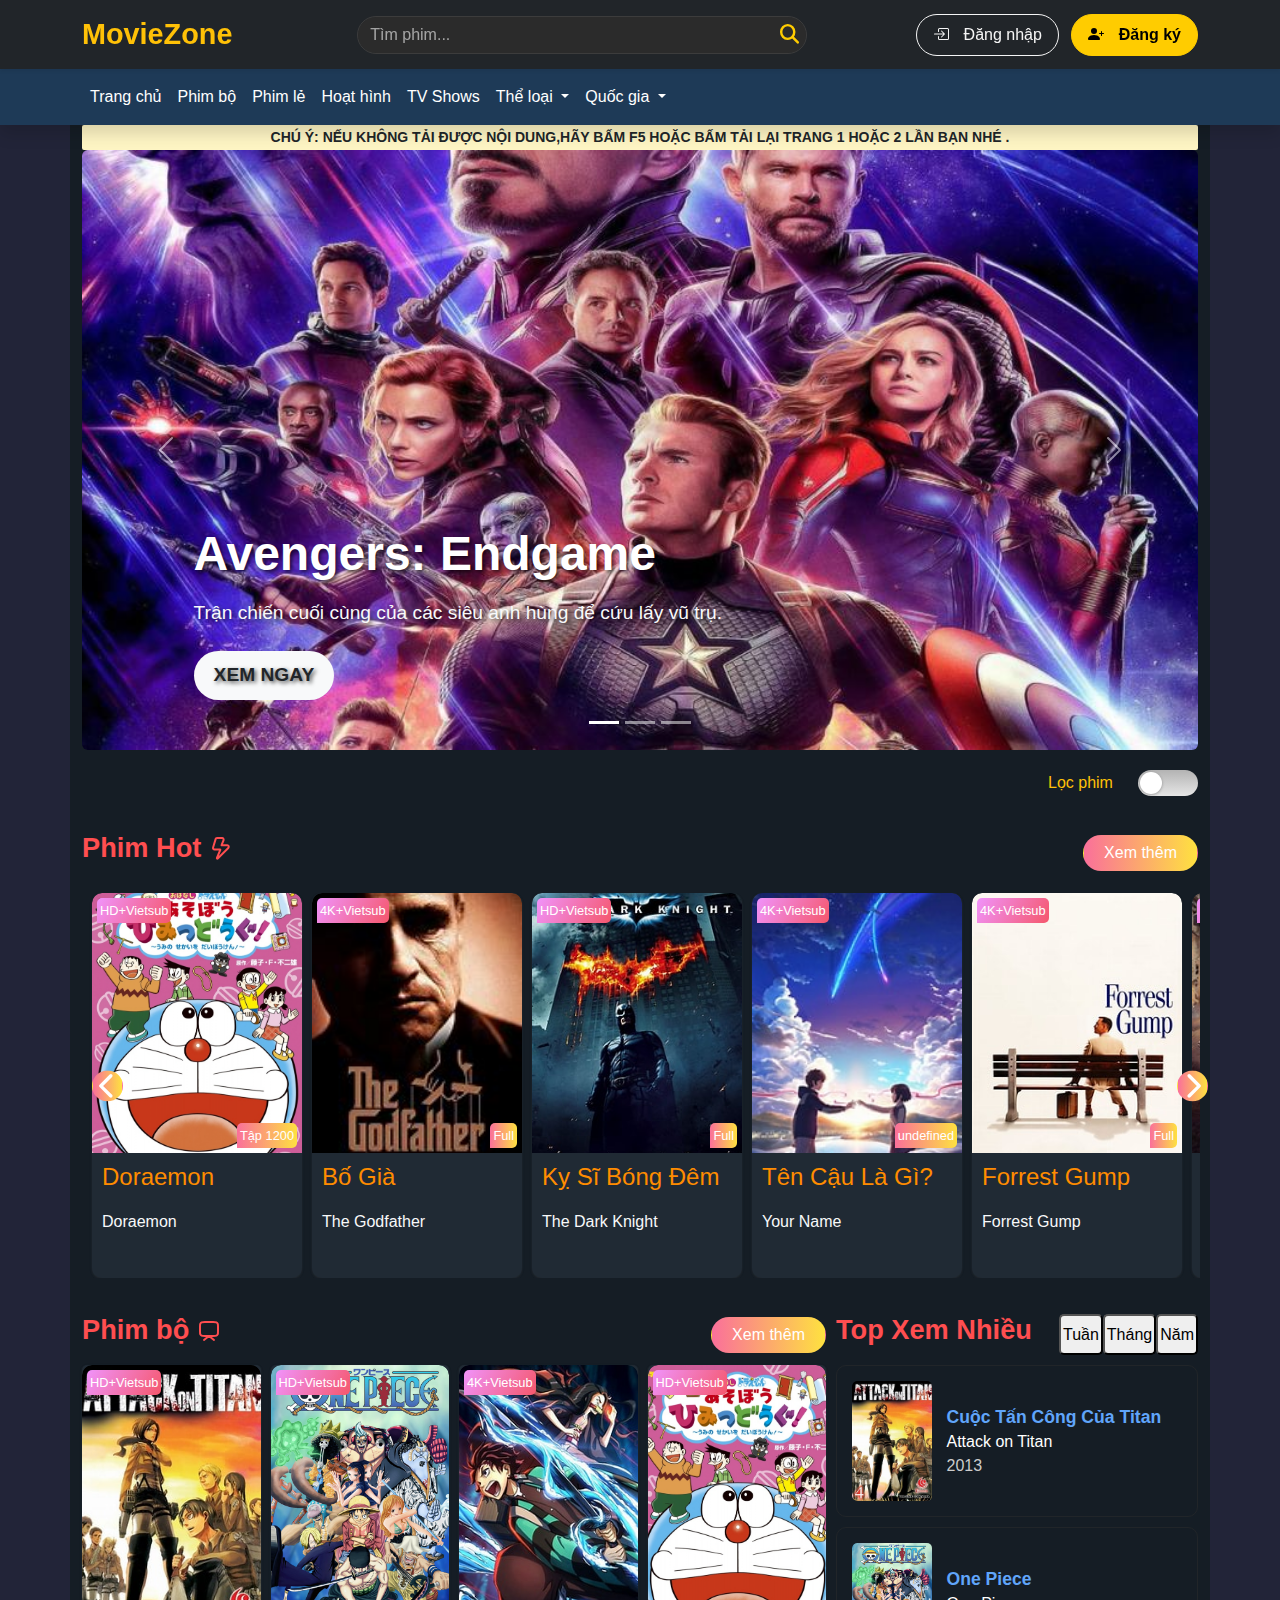
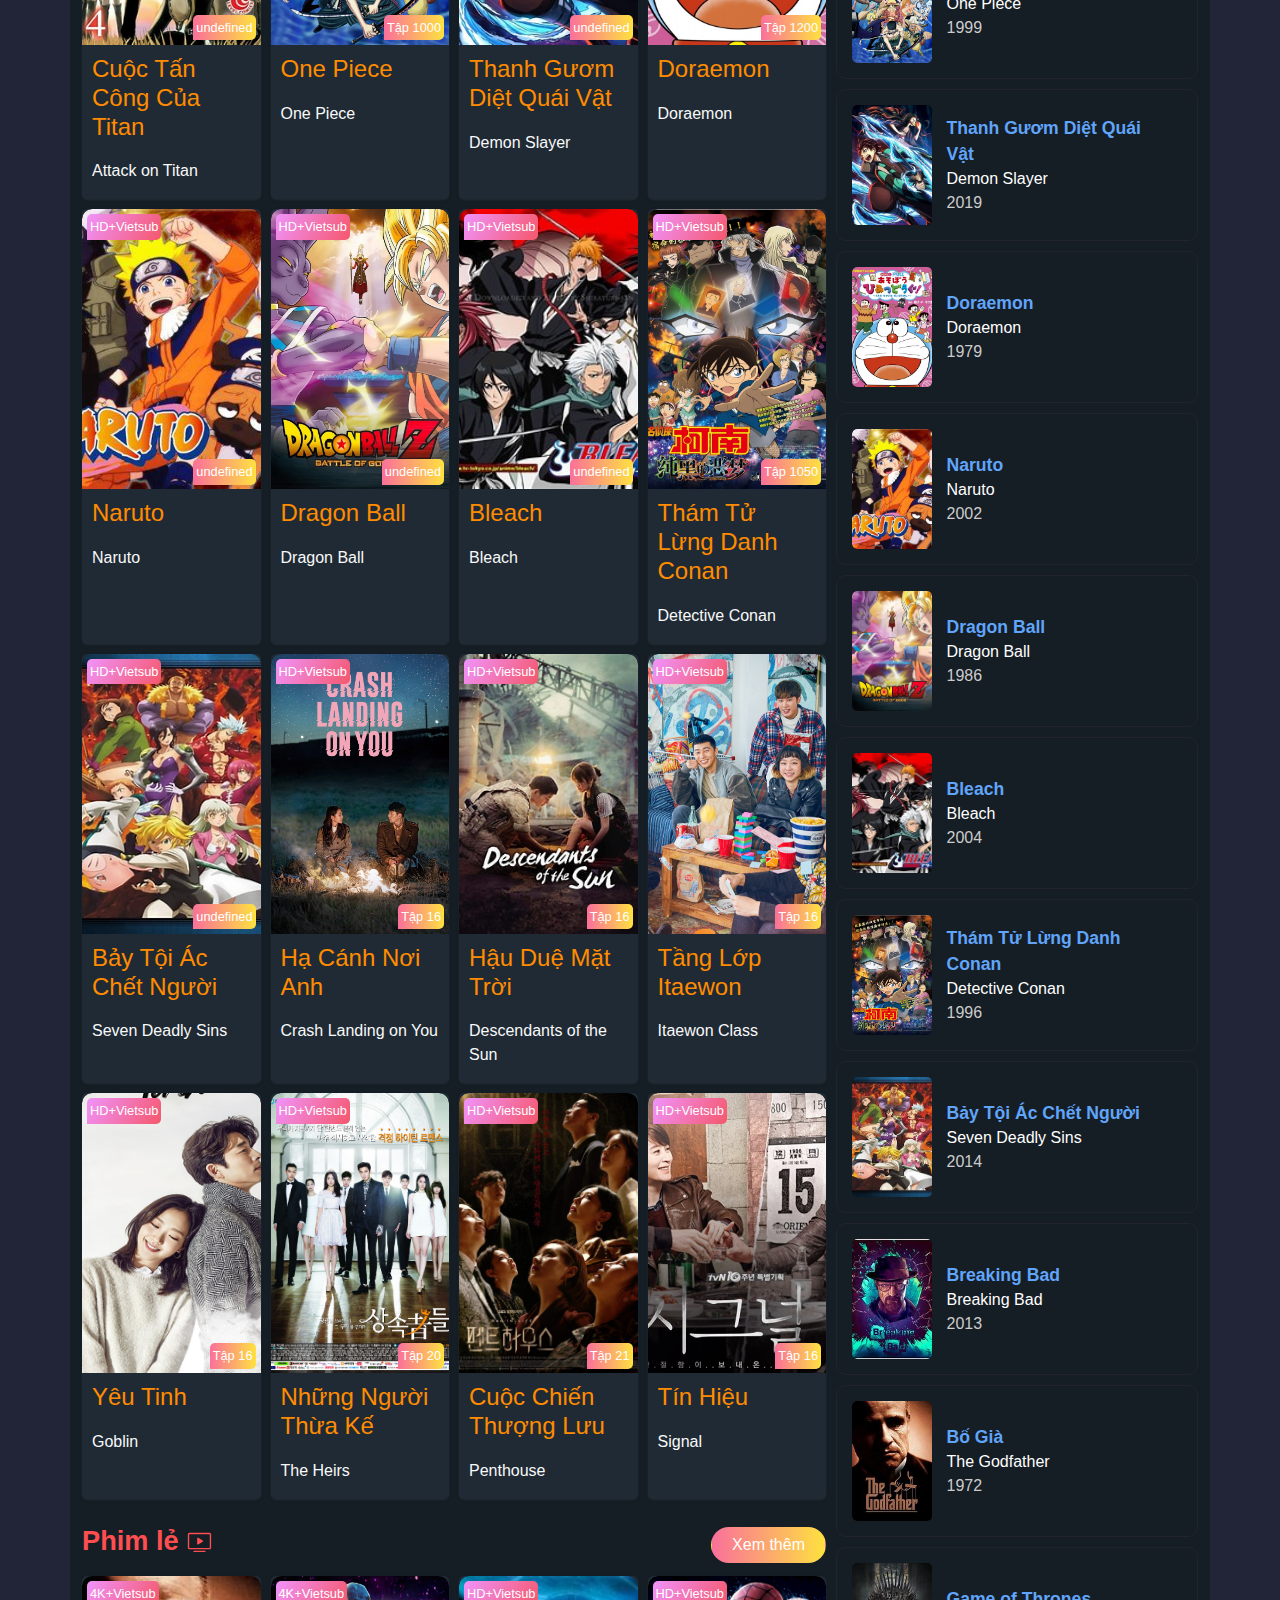
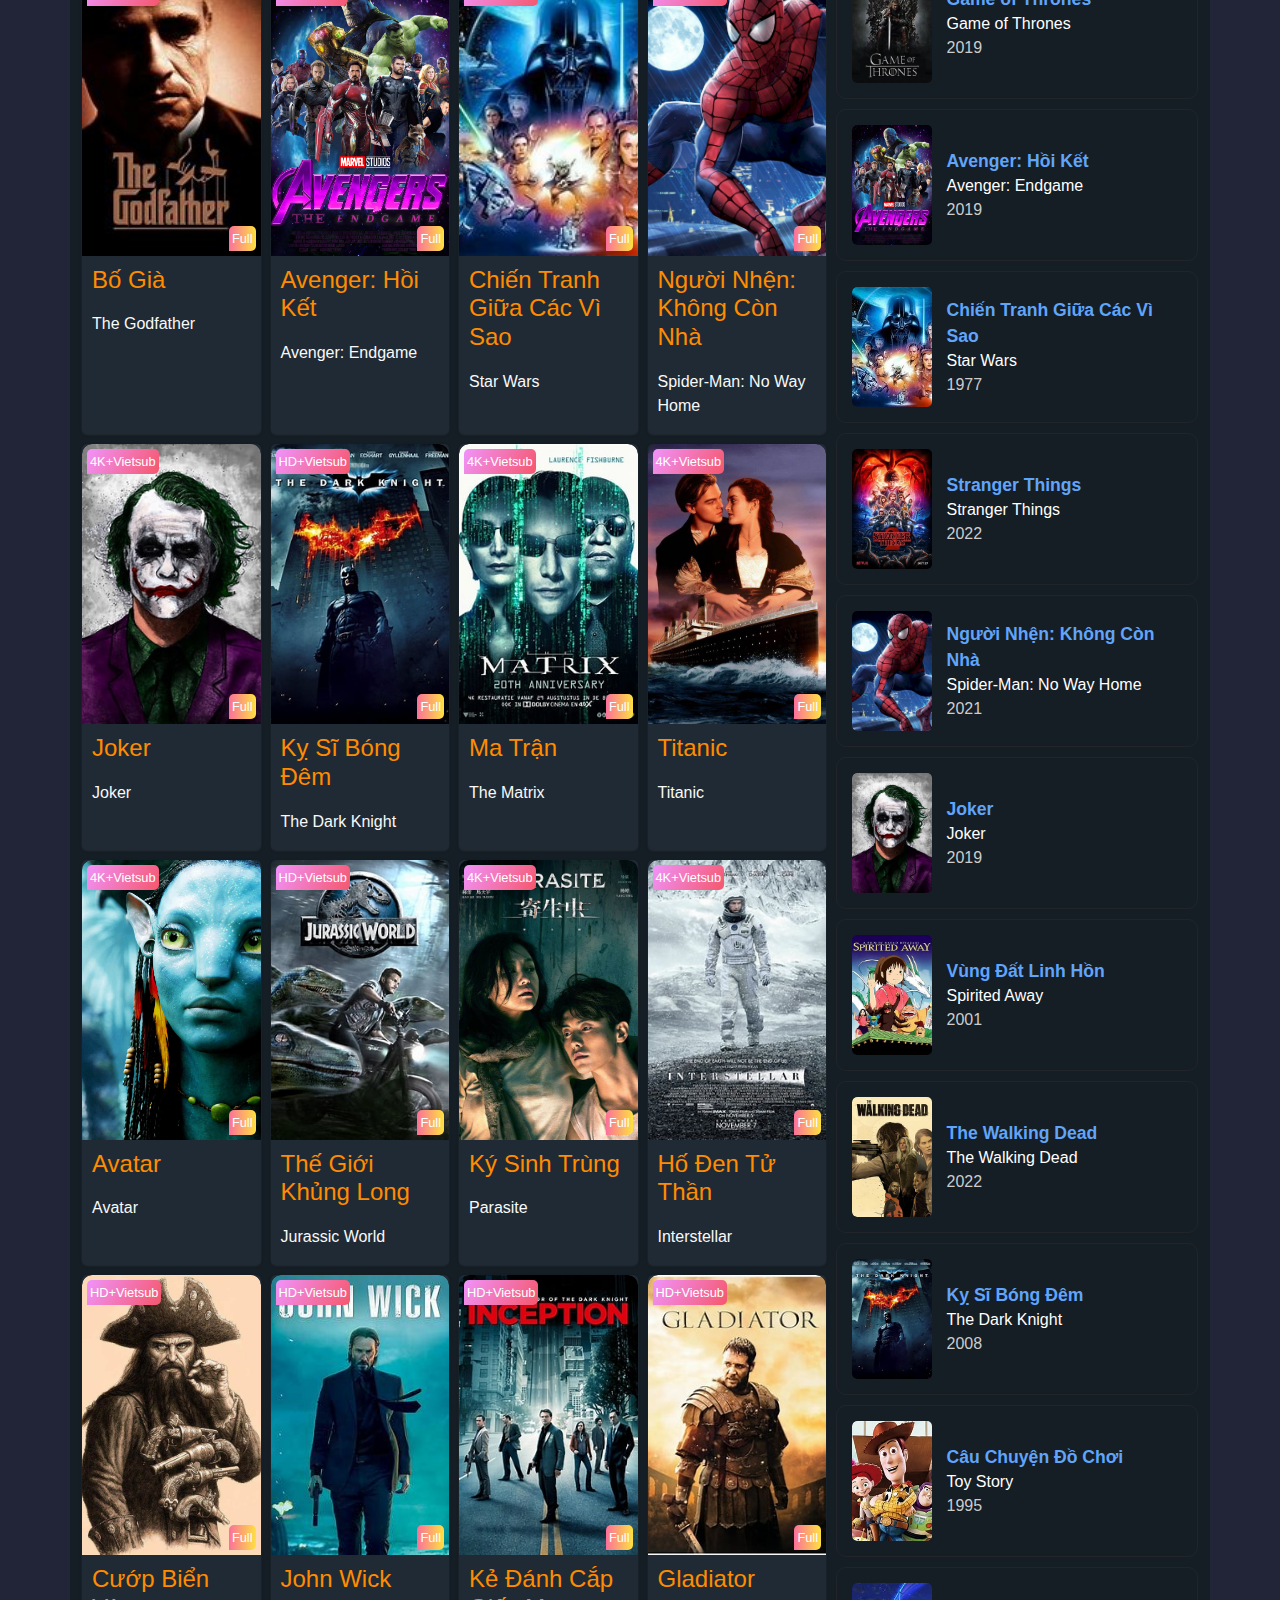
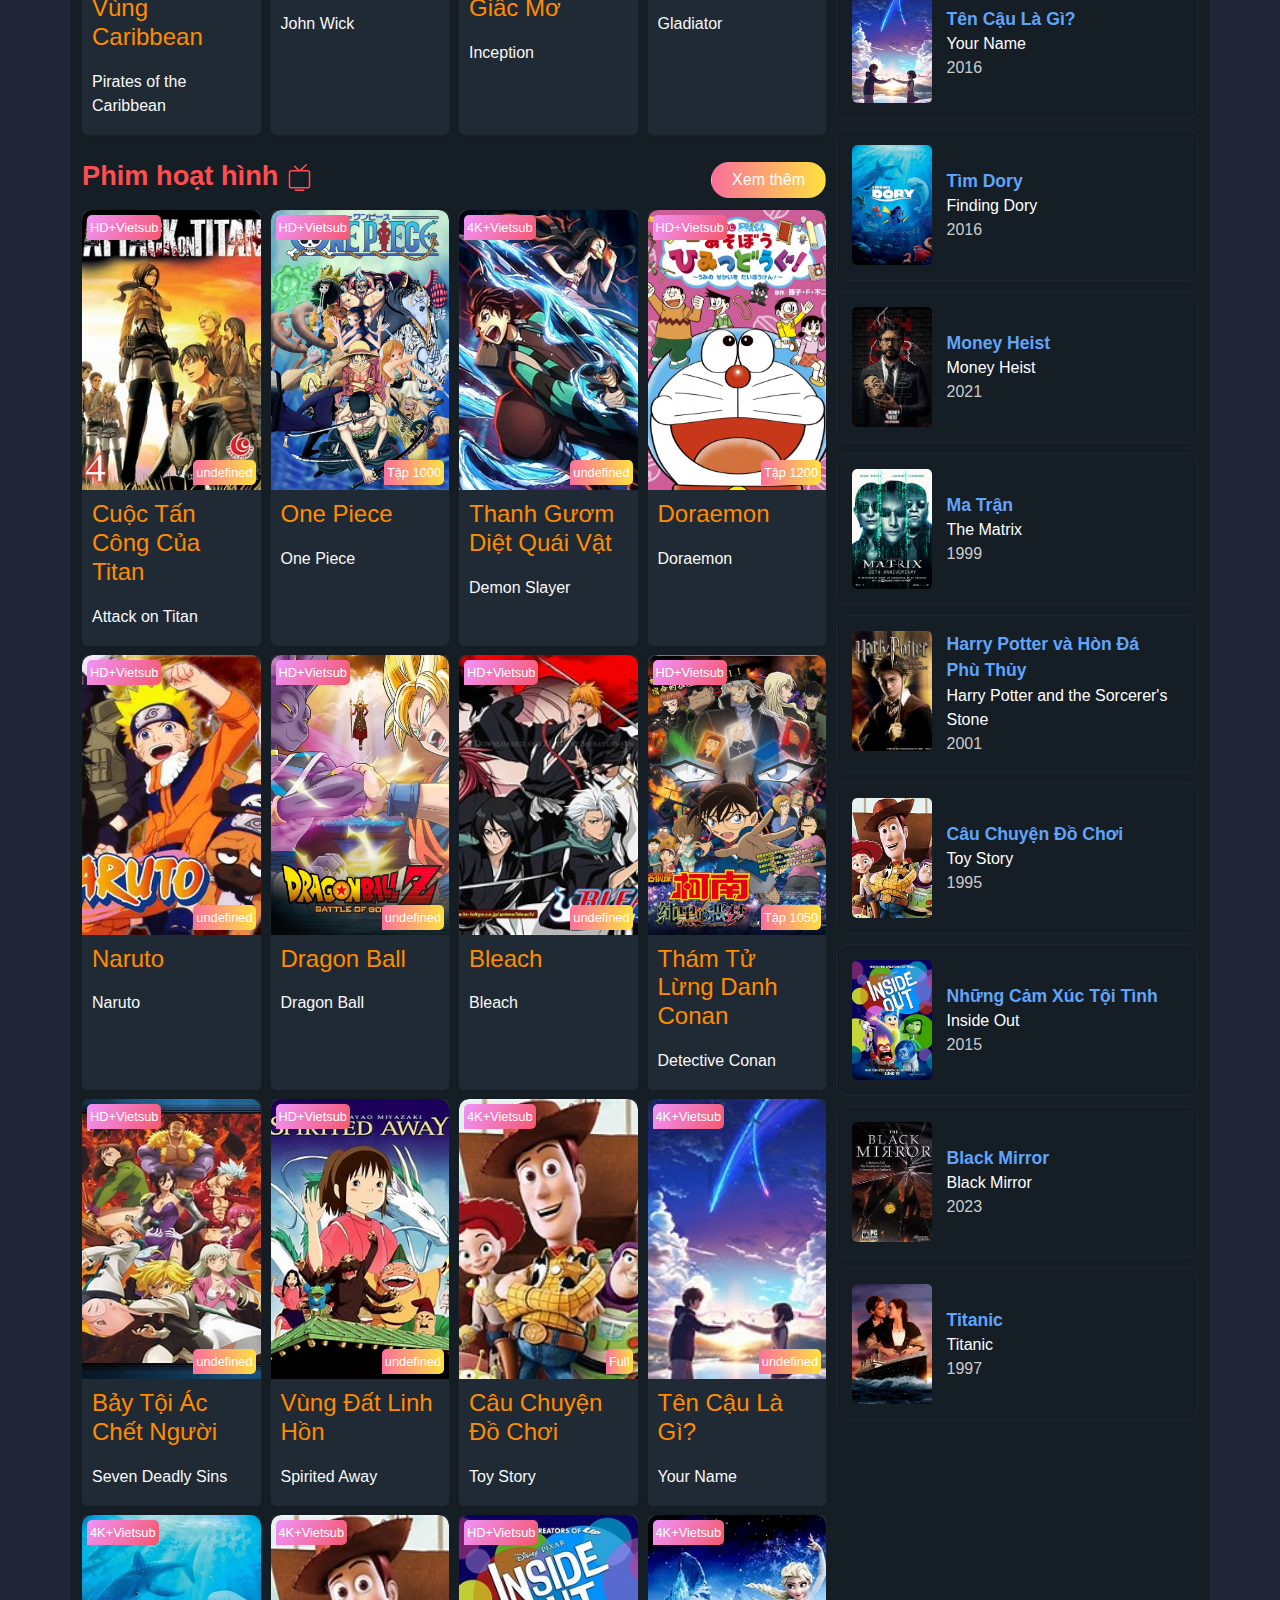
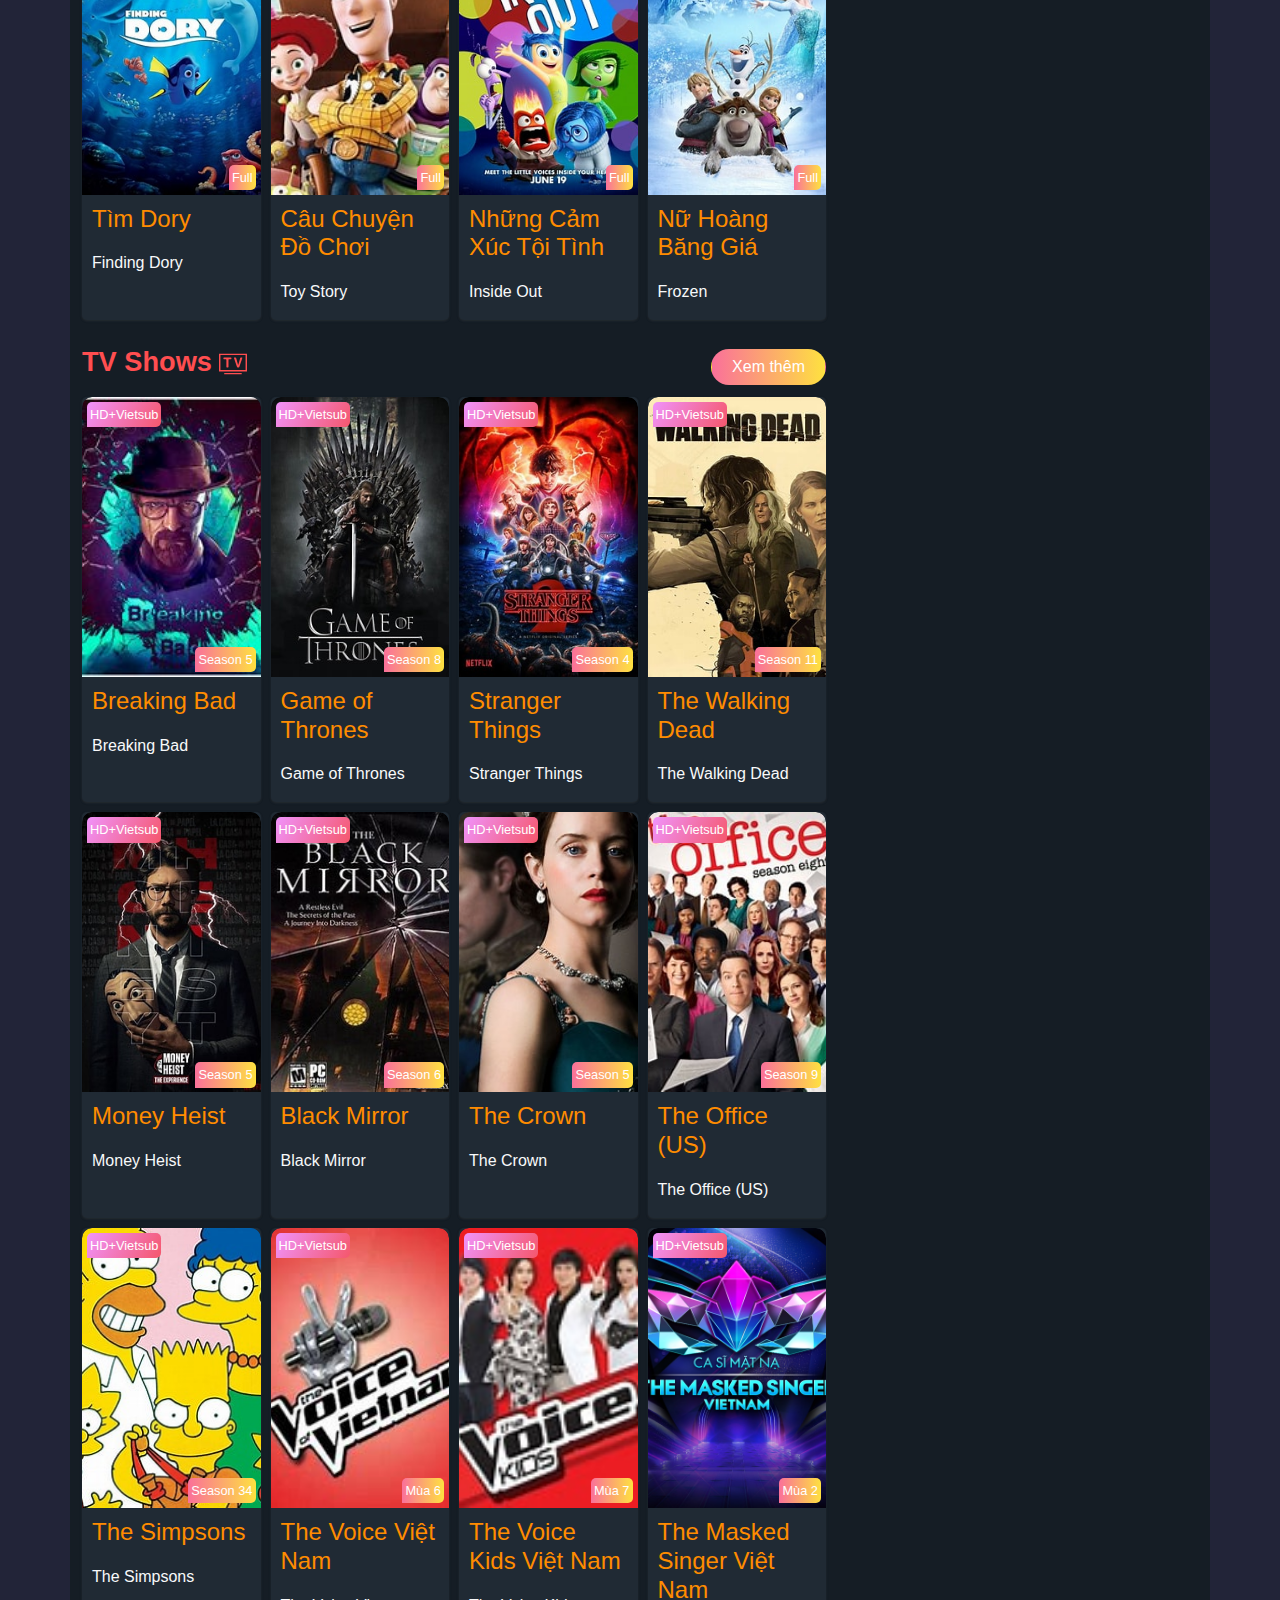
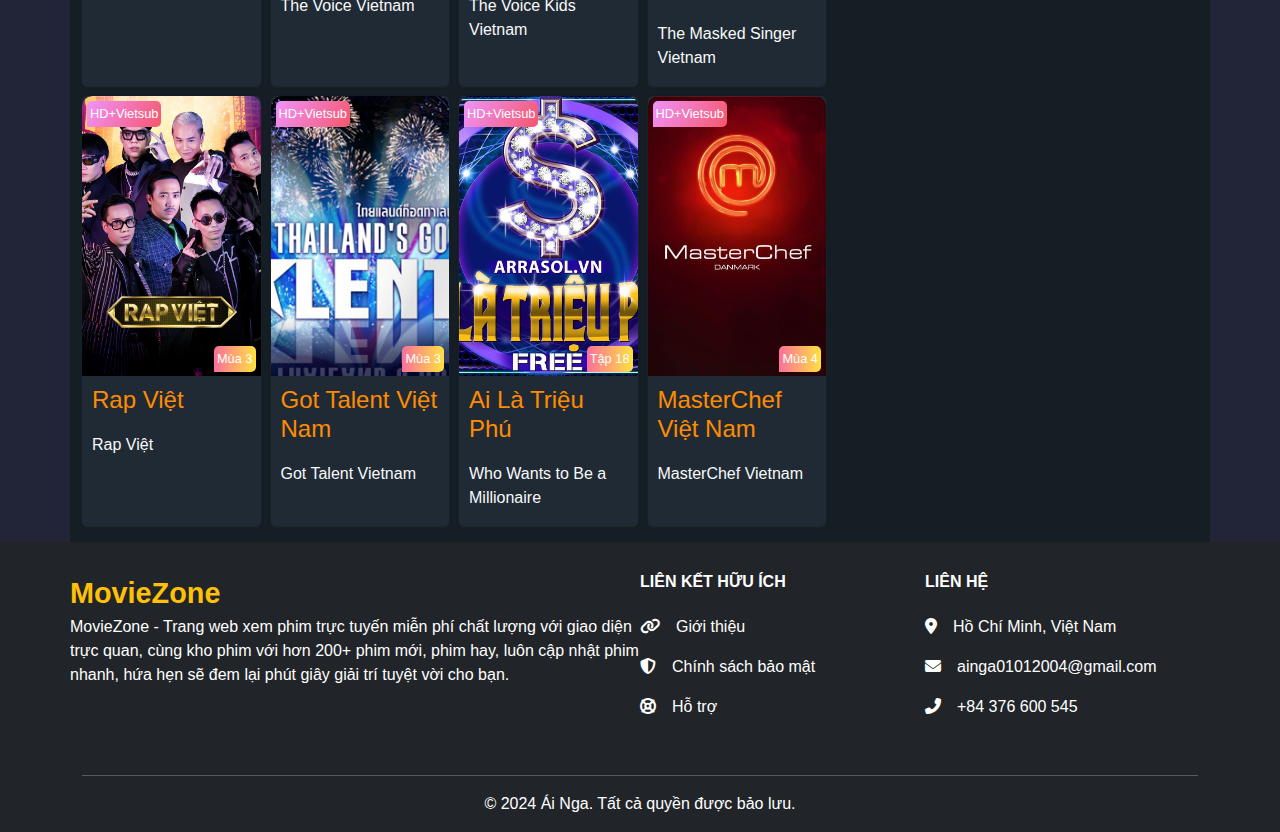
<file: index.html>
<!DOCTYPE html>
<html lang="en">

<head>
    <meta charset="UTF-8">
    <meta name="viewport" content="width=device-width, initial-scale=1.0">
    <meta name="keywords" content="website xem phim, moviezone, movie zone">
    <meta name="description" content="website xem phim hd">
    <meta name="author" content="Ái Nga">
    <title>Xem Phim Online</title>
    <link rel="shortcut icon" href="./assets/icons/favicon.ico" type="image/x-icon">
    <!-- Bootstrap CSS -->
    <link rel="stylesheet" href="./assets/bootstrap/css/bootstrap.min.css">
    <!-- Font Awesome -->
    <link rel="stylesheet" href="https://cdnjs.cloudflare.com/ajax/libs/font-awesome/6.7.2/css/all.min.css">
    <!-- add JS -->
    <script src="./assets/js/common.js"></script>
    <script src="./data/movie.js"></script>

    <!-- Custom CSS -->
    <link rel="stylesheet" href="./assets/styles/css/style.css">
</head>

<body style="background: #222438;">

    <script>addNavbar();</script>

    <!-- Header -->
    <header class="main-header mt-0">
        <!-- Navbar header -->
        <script>addNavbarHeader();</script>

        <!-- Note -->
        <script>addNote();</script>

        <!-- Carousel -->
        <section class="background container">
            <div id="movieCarousel" class="carousel slide" data-bs-ride="carousel">
                <!-- Carousel Indicators -->
                <ol class="carousel-indicators list-unstyled">
                    <li data-bs-target="#movieCarousel" data-bs-slide-to="0" class="active"></li>
                    <li data-bs-target="#movieCarousel" data-bs-slide-to="1"></li>
                    <li data-bs-target="#movieCarousel" data-bs-slide-to="2"></li>
                </ol>

                <!-- Carousel Slides -->
                <div class="carousel-inner rounded-2">
                    <!-- Slide 1 -->
                    <div class="carousel-item active">
                        <img src="./assets/images/carousel/movie-1.jpg" class="d-block w-100" alt="Avengers: Endgame">
                        <div class="carousel-caption d-none d-md-block">
                            <h2 class="text-white">Avengers: Endgame</h2>
                            <p class="text-light">Trận chiến cuối cùng của các siêu anh hùng để cứu lấy vũ trụ.</p>
                            <a href="./movie-detail.html" class="btn btn-primary btn-lg">Xem ngay</a>
                        </div>
                    </div>

                    <!-- Slide 2 -->
                    <div class="carousel-item">
                        <img src="./assets/images/carousel/movie-2.jpg" class="d-block w-100" alt="Interstellar">
                        <div class="carousel-caption d-none d-md-block">
                            <h2 class="text-white">Interstellar</h2>
                            <p class="text-light">Cuộc hành trình xuyên qua các chiều không gian để tìm kiếm tương lai
                                cho nhân
                                loại.</p>
                            <a href="./movie-detail.html" class="btn btn-primary btn-lg">Xem ngay</a>
                        </div>
                    </div>

                    <!-- Slide 3 -->
                    <div class="carousel-item">
                        <img src="./assets/images/carousel/movie-3.jpg" class="d-block w-100" alt="The Conjuring">
                        <div class="carousel-caption d-none d-md-block">
                            <h2 class="text-white">The Conjuring</h2>
                            <p class="text-light">Những bí ẩn ma quái đầy ám ảnh dựa trên câu chuyện có thật.</p>
                            <a href="./movie-detail.html" class="btn btn-primary btn-lg">Xem ngay</a>
                        </div>
                    </div>
                </div>

                <!-- Carousel Controls -->
                <button class="carousel-control-prev btn-custom" type="button" data-bs-target="#movieCarousel"
                    data-bs-slide="prev">
                    <span class="carousel-control-prev-icon" aria-hidden="true"></span>
                    <span class="visually-hidden">Previous</span>
                </button>
                <button class="carousel-control-next btn-custom" type="button" data-bs-target="#movieCarousel"
                    data-bs-slide="next">
                    <span class="carousel-control-next-icon" aria-hidden="true"></span>
                    <span class="visually-hidden">Next</span>
                </button>
            </div>
        </section>
    </header>
    <!-- Header end -->

    <!-- Main -->
    <main class="background container">
        <!-- Lọc phim -->
        <div class="filter">
            <div class="row top">
                <div class="filter-box">
                    <div class="filter-label-container">
                        <label for="check-filter" class="filter-label">Lọc phim</label>
                    </div>
                    <div class="checkbox-container">
                        <div class="checkbox-filter">
                            <input class="yep" id="check-filter" type="checkbox">
                            <label for="check-filter"></label>
                        </div>
                    </div>
                </div>
            </div>

            <div class="row filter" id="filter">
                <div class="col-md-2 col-sm-4 col-6 gy-3">
                    <select class="select" name="type" id="type">
                        <option value="all">Loại phim</option>
                        <option value="single">Phim lẻ</option>
                        <option value="series">Phim bộ</option>
                        <option value="cartoon">Phim hoạt hình</option>
                        <option value="cartoon">TV Shows</option>
                    </select>
                </div>

                <div class="col-md-2 col-sm-4 col-6 gy-3">
                    <select class="select" name="genre" id="genre">
                        <option value="all">Thể loại</option>
                        <option value="action">Hành động</option>
                        <option value="comedy">Hài</option>
                        <option value="romance">Lãng mạn</option>
                        <option value="horror">Kinh dị</option>
                        <option value="sci-fi">Khoa học viễn tưởng</option>
                        <option value="thriller">Tâm lý</option>
                        <option value="mystery">Kỳ ảo</option>
                        <option value="adventure">Phiêu lưu</option>
                        <option value="adventure">Hoạt hình</option>
                        <option value="adventure">Chương trình thực tế</option>
                        <option value="adventure">Hình sự</option>
                        <option value="adventure">Âm nhạc</option>
                    </select>
                </div>

                <div class="col-md-2 col-sm-4 col-6 gy-3">
                    <select class="select" name="country" id="country">
                        <option value="all">Quốc gia</option>
                        <option value="vietnam">Việt Nam</option>
                        <option value="korea">Hàn Quốc</option>
                        <option value="usa">Mỹ</option>
                        <option value="japan">Nhật Bản</option>
                        <option value="china">Trung Quốc</option>
                        <option value="uk">Anh</option>
                    </select>
                </div>

                <div class="col-md-2 col-sm-4 col-6 gy-3">
                    <select class="select" name="year" id="year">
                        <option value="all">Năm</option>
                        <option value="2024">2024</option>
                        <option value="2023">2023</option>
                        <option value="2022">2022</option>
                        <option value="2021">2021</option>
                        <option value="2020">2020</option>
                        <option value="2019">2019</option>
                        <option value="2018">2018</option>
                        <option value="2017">2017</option>
                        <option value="2016">2016</option>
                        <option value="2015">2015</option>
                    </select>
                </div>

                <div class="col-md-2 col-sm-4 col-6 gy-3">
                    <select class="select" name="sort" id="sort">
                        <option value="all">Sắp xếp</option>
                        <option value="latest">Mới nhất</option>
                        <option value="oldest">Cũ nhất</option>
                        <option value="rating">Đánh giá cao nhất</option>
                        <option value="popular">Phổ biến nhất</option>
                        <option value="views">Lượt xem cao nhất</option>
                        <option value="released">Mới phát hành</option>
                        <option value="duration">Thời gian dài nhất</option>
                        <option value="alphabetical">Theo bảng chữ cái</option>
                    </select>
                </div>

                <div class="col-md-2 col-sm-4 col-6 gy-3">
                    <button type="submit">Lọc</button>
                </div>
            </div>

        </div>
        <!-- Lọc phim end-->

        <!-- Phim hot -->
        <div class="pt-3">
            <div class="row">
                <div class="hot-box">
                    <div class="movie-control">
                        <h5 class="title">Phim Hot
                            <img src="assets/icons/flash.svg" alt="Phim hot" height="27.2" width="27.2">
                        </h5>

                        <a href="./list-hot.html" type="button" class="btn btn-custom">Xem thêm</a>
                    </div>
                </div>
            </div>
            <div class="row movie-hot">
                <!-- Movie item -->
                <div class="box-list-hot">
                    <script>addMovieItemHot();</script>
                </div>
                <!-- Movie item end -->

                <div class="btn-control">
                    <button class="btn btn-custom" id="btn-prev">
                        <img src="assets/icons/prev.svg" alt="prev" height="27.2" width="27.2">
                    </button>
                    <button class="btn btn-custom" id="btn-next">
                        <img src="assets/icons/next.svg" alt="next" height="27.2" width="27.2">
                    </button>
                </div>
            </div>
        </div>

        <!-- Movie main -->
        <div class="container movie-main">
            <div class="row">
                <!-- left -->
                <div class="col-lg-8 col-12">
                    <!-- Phim bộ -->
                    <div class="row pt-3">
                        <div class="movie-control">
                            <h5 class="title">Phim bộ
                                <img src="assets/icons/series.svg" alt="Phim bộ" height="27.2" width="27.2">
                            </h5>

                            <a href="./list-series.html" type="button" class="btn btn-custom">Xem thêm</a>
                        </div>
                        <div class="movie-series">
                            <!-- Movie item -->
                            <script>addMovieItemSeries();</script>
                            <!-- Movie item end -->
                        </div>
                    </div>

                    <!-- Phim lẻ -->
                    <div class="row pt-3">
                        <div class="movie-control">
                            <h5 class="title">Phim lẻ
                                <img src="assets/icons/movie.svg" alt="Phim lẻ" height="27.2" width="27.2">
                            </h5>

                            <a href="./list-single.html" type="button" class="btn btn-custom">Xem thêm</a>
                        </div>

                        <div class="movie-single">
                            <!-- Movie item -->
                            <script>addMovieItemSingle();</script>
                            <!-- Movie item end -->
                        </div>
                    </div>

                    <!-- Phim hoạt hình -->
                    <div class="row pt-3">
                        <div class="movie-control">
                            <h5 class="title">Phim hoạt hình
                                <img src="assets/icons/cartoon.svg" alt="Phim hoạt hình" height="27.2" width="27.2">
                            </h5>

                            <a href="./list-cartoon.html" type="button" class="btn btn-custom">Xem thêm</a>
                        </div>

                        <div class="movie-cartoon">
                            <!-- Movie item -->
                            <script>addMovieItemCartoon();</script>
                            <!-- Movie item end -->
                        </div>
                    </div>

                    <!-- TV Shows -->
                    <div class="row py-3">
                        <div class="movie-control">
                            <h5 class="title">TV Shows
                                <img src="assets/icons/tv-shows.svg" alt="TV Shows" height="27.2" width="27.2">
                            </h5>

                            <a type="button" class="btn btn-custom" href="./list-tv-show.html">Xem thêm</a>
                        </div>

                        <div class="tv-shows">
                            <!-- Movie item -->
                            <script>addMovieItemTVShows();</script>
                            <!-- Movie item end -->
                        </div>
                    </div>
                </div>


                <!-- right -->
                <div class="col-lg-4 col-12 top-view">
                    <div class="container pt-3">
                        <div class="row control">
                            <h5 class="title col left">Top Xem Nhiều</h5>
                            <div class="col right">
                                <button type="button">Tuần</button>
                                <button type="button">Tháng</button>
                                <button type="button">Năm</button>
                            </div>
                        </div>
                        <script>addTopViews();</script>
                    </div>
                </div>
            </div>
        </div>
    </main>
    <!-- Main end -->

    <!-- Footer -->
    <footer>
        <script>addFooter();</script>
    </footer>
    <!-- Footer end -->

    <!-- Bootstrap JS -->
    <script src="./assets/bootstrap/js/bootstrap.bundle.min.js" defer></script>
    <script src="./assets/js/index.js" defer></script>
</body>

</html>
</file>
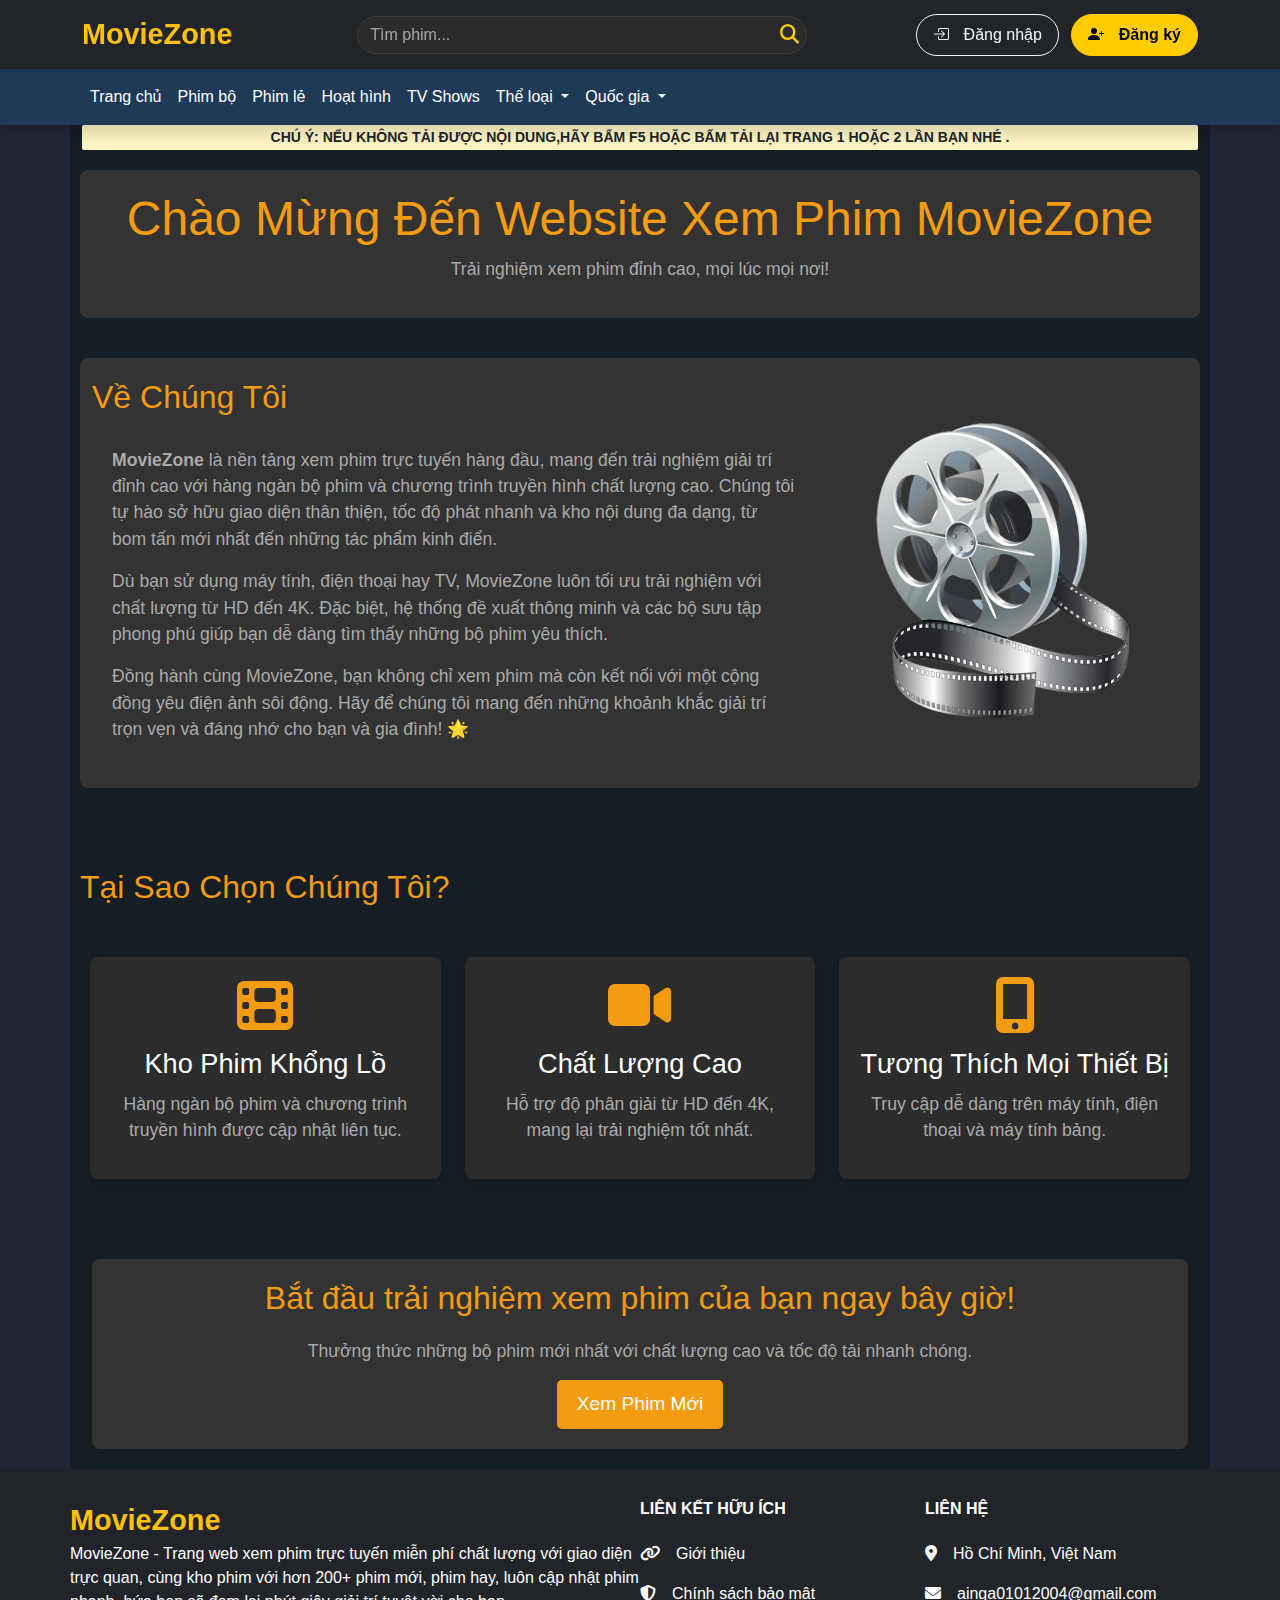
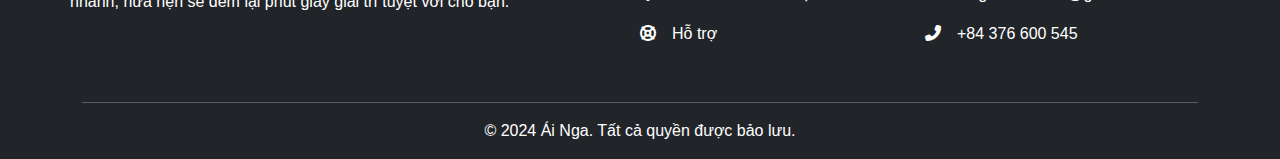
<file: about.html>
<!DOCTYPE html>
<html lang="en">

<head>
    <meta charset="UTF-8">
    <meta name="viewport" content="width=device-width, initial-scale=1.0">
    <meta name="keywords" content="website xem phim, moviezone, movie zone">
    <meta name="description" content="website xem phim hd">
    <meta name="author" content="Ái Nga">
    <title>Xem Phim Online</title>
    <link rel="shortcut icon" href="./assets/icons/favicon.ico" type="image/x-icon">
    <!-- Bootstrap CSS -->
    <link rel="stylesheet" href="./assets/bootstrap/css/bootstrap.min.css">
    <!-- Font Awesome -->
    <link rel="stylesheet" href="https://cdnjs.cloudflare.com/ajax/libs/font-awesome/6.7.2/css/all.min.css">
    <!-- add JS -->
    <script src="./assets/js/common.js"></script>
    <script src="./data/movie.js"></script>

    <!-- Custom CSS -->
    <link rel="stylesheet" href="./assets/styles/css/style.css">
</head>

<body style="background: #222438;">
    <!-- Navbar -->
    <script>addNavbar();</script>
    <!-- Navbar end-->

    <!-- Header -->
    <header class="main-header mt-0">
        <!-- Navbar header -->
        <script>addNavbarHeader();</script>

        <!-- Note -->
        <script>addNote();</script>
    </header>
    <!-- Header end -->

    <!-- Main -->
    <main class="background container main-about">
        <div class="row">
            <div class="top">
                <h1>Chào Mừng Đến Website Xem Phim MovieZone</h1>
                <p>Trải nghiệm xem phim đỉnh cao, mọi lúc mọi nơi!</p>
            </div>
        </div>

        <div class="row">
            <div class="content">
                <div class="row content__top">
                    <div class="col-12 col-md-8">
                        <div class="content__top--left">
                            <h2>Về Chúng Tôi</h2>
                            <div class="desc-box">
                                <p><b>MovieZone</b> là nền tảng xem phim trực tuyến hàng đầu, mang đến trải nghiệm giải
                                    trí
                                    đỉnh
                                    cao với hàng ngàn bộ phim và
                                    chương trình truyền hình chất lượng cao. Chúng tôi tự hào sở hữu giao diện thân
                                    thiện,
                                    tốc độ phát nhanh và kho nội dung
                                    đa dạng, từ bom tấn mới nhất đến những tác phẩm kinh điển.</p>
                                <p>Dù bạn sử dụng máy tính, điện thoại hay TV, MovieZone luôn tối ưu trải nghiệm với
                                    chất
                                    lượng từ HD đến 4K. Đặc biệt, hệ
                                    thống đề xuất thông minh và các bộ sưu tập phong phú giúp bạn dễ dàng tìm thấy những
                                    bộ
                                    phim yêu thích.</p>
                                <p>Đồng hành cùng MovieZone, bạn không chỉ xem phim mà còn kết nối với một cộng đồng yêu
                                    điện ảnh sôi động. Hãy để chúng
                                    tôi mang đến những khoảnh khắc giải trí trọn vẹn và đáng nhớ cho bạn và gia đình! 🌟
                                </p>
                            </div>
                        </div>
                    </div>
                    <div class="col-12 col-md-4 content__top--right">
                        <div class="img-box">
                            <img src="./assets/images/about/top.png" alt="top-img">
                        </div>
                    </div>
                </div>
            </div>
        </div>

        <div class="row">
            <div class="body">
                <h2>Tại Sao Chọn Chúng Tôi?</h2>
                <div class="row body--bottom">
                    <div class="col-md-4 col-12 ">
                        <div class="content-item">
                            <i class="fas fa-film"></i>
                            <h3>Kho Phim Khổng Lồ</h3>
                            <p>Hàng ngàn bộ phim và chương trình truyền hình được cập nhật liên tục.</p>
                        </div>
                    </div>

                    <div class="col-md-4 col-12 ">
                        <div class="content-item">
                            <i class="fas fa-video"></i>
                            <h3>Chất Lượng Cao</h3>
                            <p>Hỗ trợ độ phân giải từ HD đến 4K, mang lại trải nghiệm tốt nhất.</p>
                        </div>
                    </div>

                    <div class="col-md-4 col-12 ">
                        <div class="content-item">
                            <i class="fas fa-mobile-alt" alt="Mobile Icon"></i>
                            <h3>Tương Thích Mọi Thiết Bị</h3>
                            <p>Truy cập dễ dàng trên máy tính, điện thoại và máy tính bảng.</p>
                        </div>
                    </div>
                </div>
            </div>
        </div>

        <div class="row">
            <div class="col-12">
                <div class="cta">
                    <h2>Bắt đầu trải nghiệm xem phim của bạn ngay bây giờ!</h2>
                    <p>Thưởng thức những bộ phim mới nhất với chất lượng cao và tốc độ tải nhanh chóng.</p>
                    <a href="./index.html" class="btn btn-primary">Xem Phim Mới</a>
                </div>
            </div>
        </div>
    </main>
    <!-- Main end -->

    <!-- Footer -->
    <footer>
        <script>addFooter();</script>
    </footer>
    <!-- Footer end -->

    <!-- Bootstrap JS -->
    <script src="./assets/bootstrap/js/bootstrap.bundle.min.js" defer></script>
    <script src="./assets/js/index.js" defer></script>
</body>

</html>
</file>
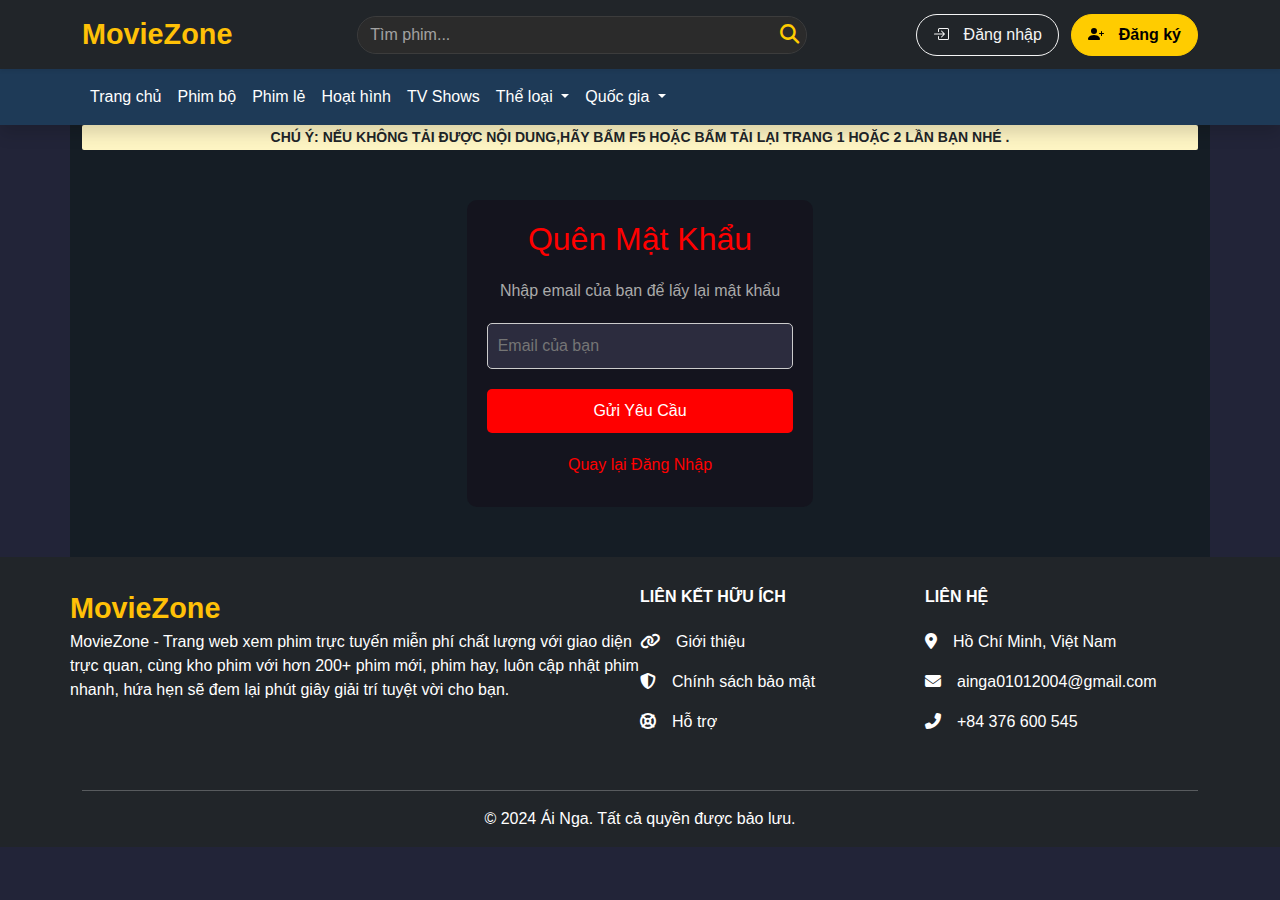
<file: forgot-password.html>
<!DOCTYPE html>
<html lang="en">

<head>
    <meta charset="UTF-8">
    <meta name="viewport" content="width=device-width, initial-scale=1.0">
    <meta name="keywords" content="website xem phim, moviezone, movie zone">
    <meta name="description" content="website xem phim hd">
    <meta name="forgot-passwordor" content="Ái Nga">
    <title>Xem Phim Online</title>
    <link rel="shortcut icon" href="./assets/icons/favicon.ico" type="image/x-icon">
    <!-- Bootstrap CSS -->
    <link rel="stylesheet" href="./assets/bootstrap/css/bootstrap.min.css">
    <!-- Font Awesome -->
    <link rel="stylesheet" href="https://cdnjs.cloudflare.com/ajax/libs/font-awesome/6.7.2/css/all.min.css">
    <!-- add JS -->
    <script src="./assets/js/common.js"></script>
    <script src="./data/movie.js"></script>

    <!-- Custom CSS -->
    <link rel="stylesheet" href="./assets/styles/css/style.css">
</head>

<body style="background: #222438;">
    <!-- Navbar -->
    <script>addNavbar();</script>
    <!-- Navbar end-->

    <!-- Header -->
    <header class="main-header mt-0">
        <!-- Navbar header -->
        <script>addNavbarHeader();</script>

        <!-- Note -->
        <script>addNote();</script>
    </header>
    <!-- Header end -->

    <!-- Main -->
    <main class="background container forgot-password">
        <div class="content row">
            <div class="col-lg-4 m-md-auto forgot-password-box">
                <div class="forgot-password-header">
                    <h2>Quên Mật Khẩu</h2>
                    <p>Nhập email của bạn để lấy lại mật khẩu</p>
                </div>
                <div class="forgot-password-form">
                    <form action="/forgot-password" method="POST">
                        <input type="email" name="email" placeholder="Email của bạn" required>
                        <button type="submit">Gửi Yêu Cầu</button>
                    </form>
                </div>
                <div class="forgot-password-footer">
                    <a href="/sign-up.html">Quay lại Đăng Nhập</a>
                </div>
            </div>
        </div>
    </main>
    <!-- Main end -->

    <!-- Footer -->
    <footer>
        <script>addFooter();</script>
    </footer>
    <!-- Footer end -->

    <!-- Bootstrap JS -->
    <script src="./assets/bootstrap/js/bootstrap.bundle.min.js" defer></script>
    <script src="./assets/js/index.js" defer></script>
</body>

</html>
</file>
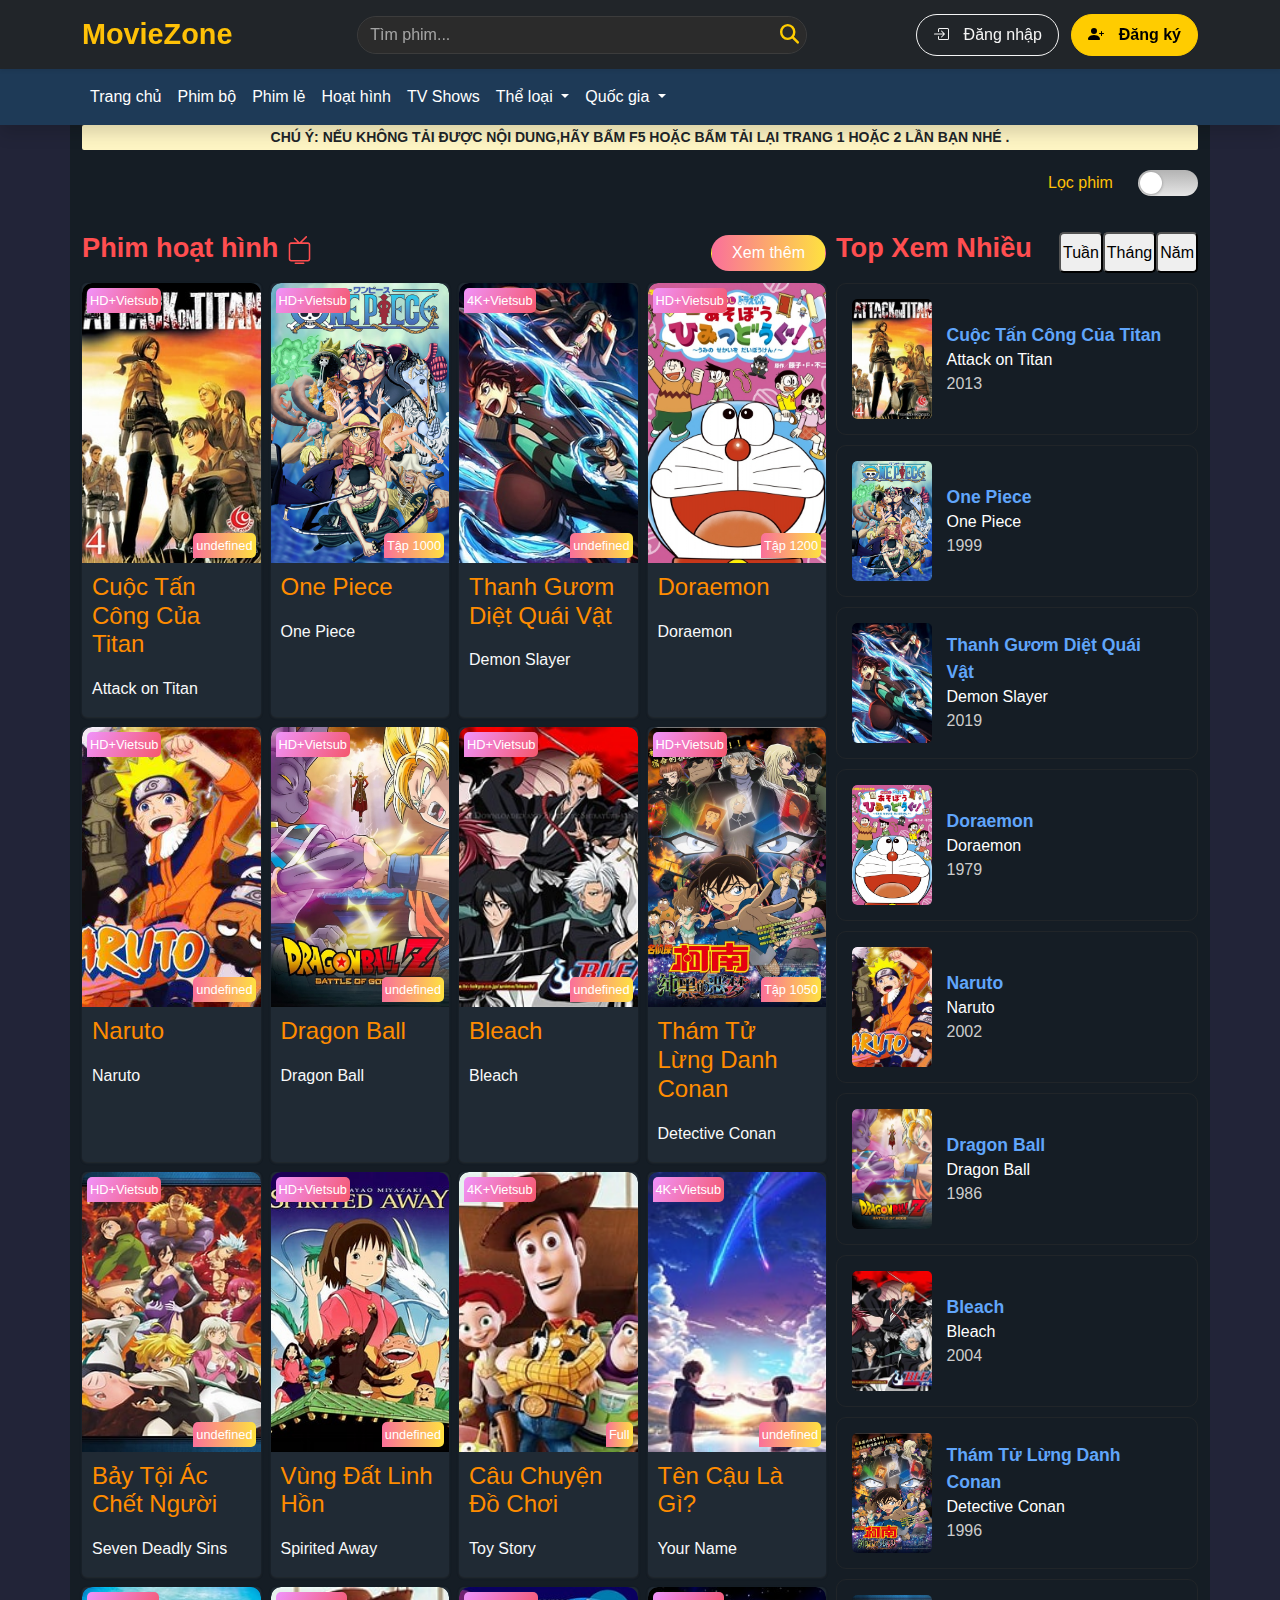
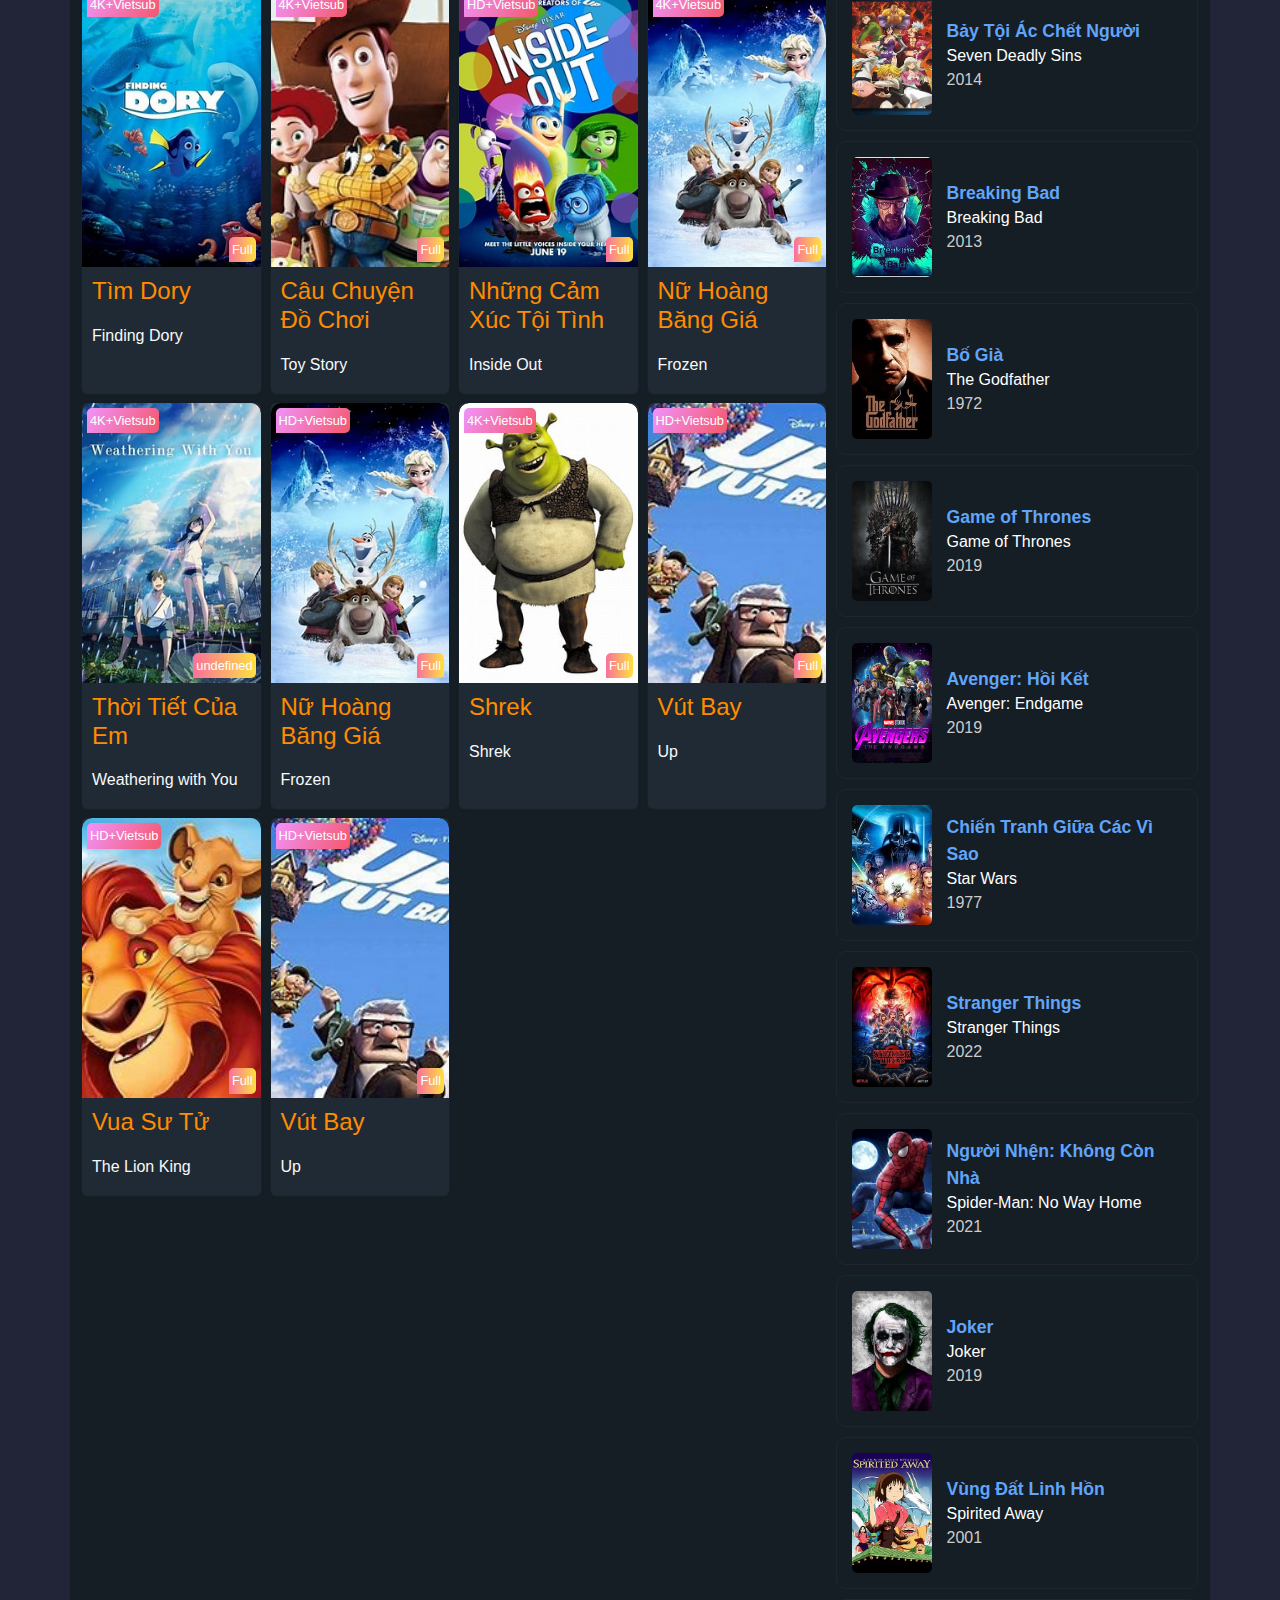
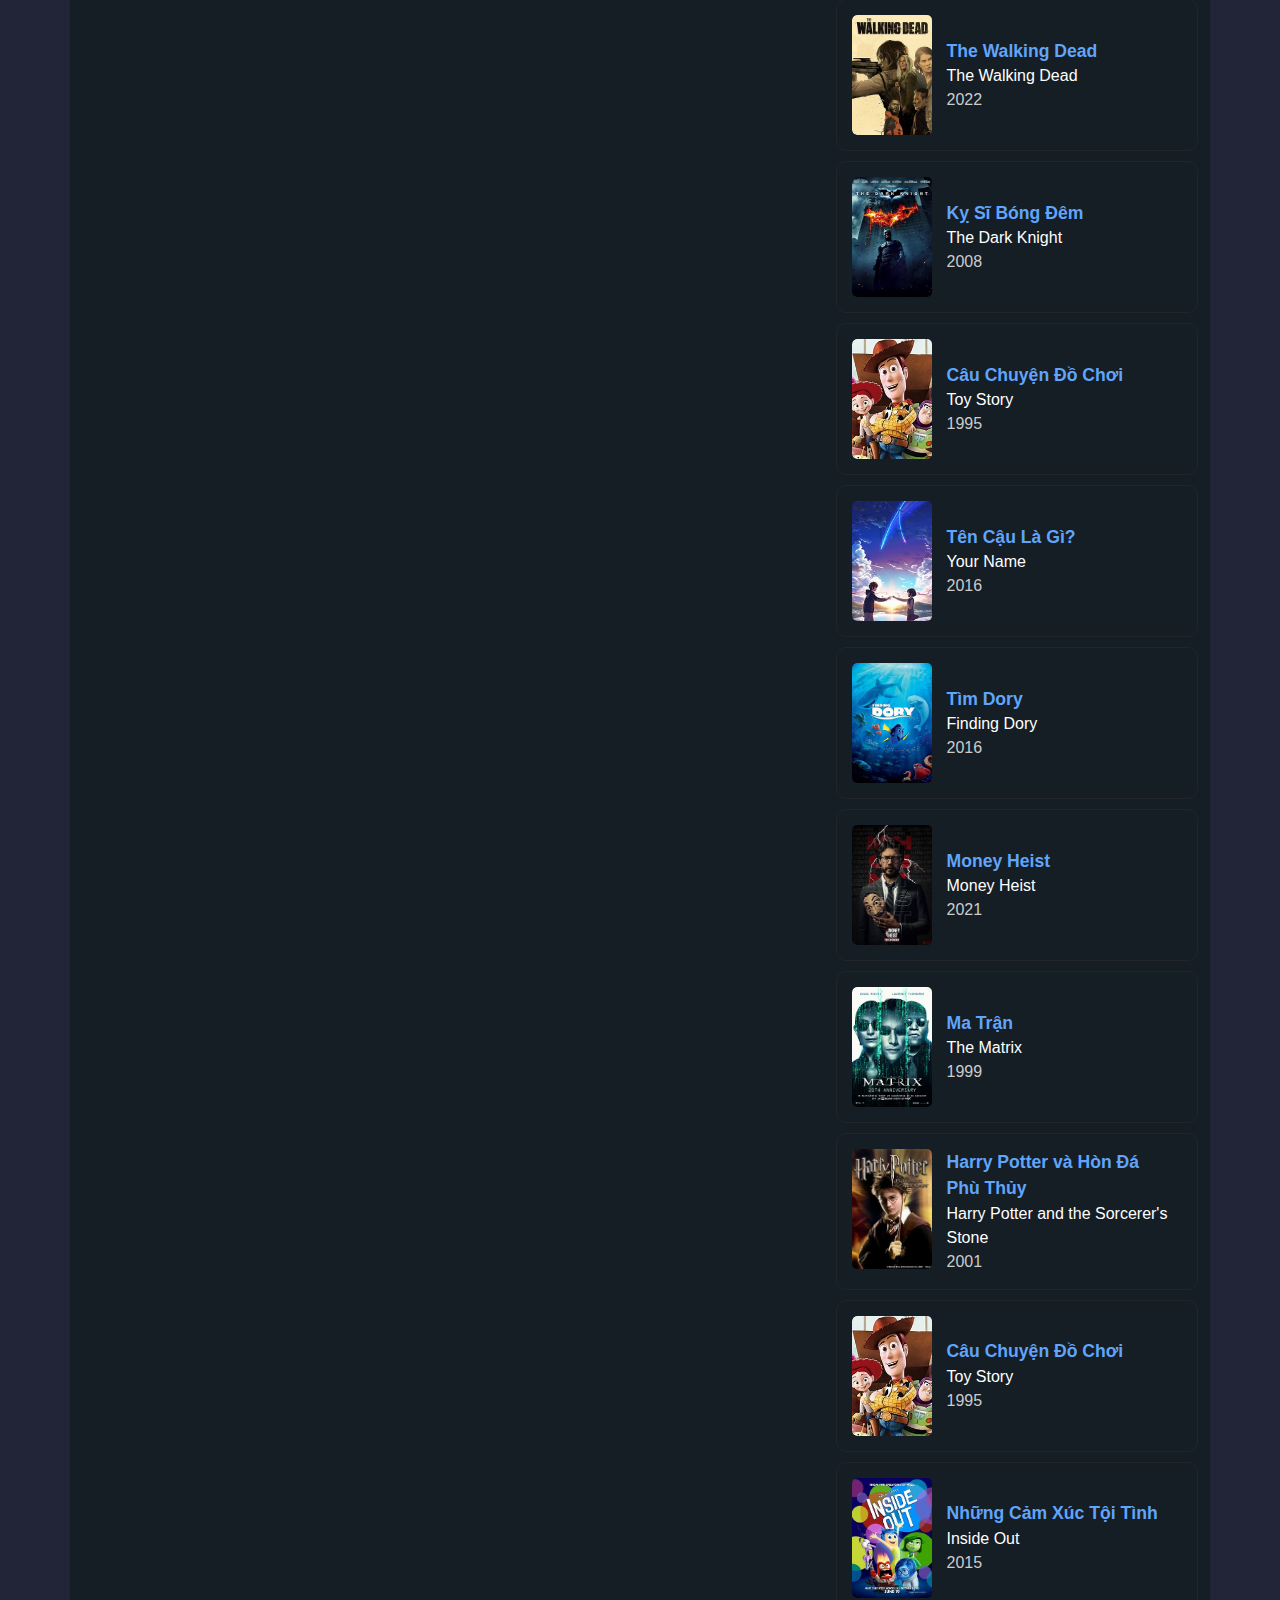
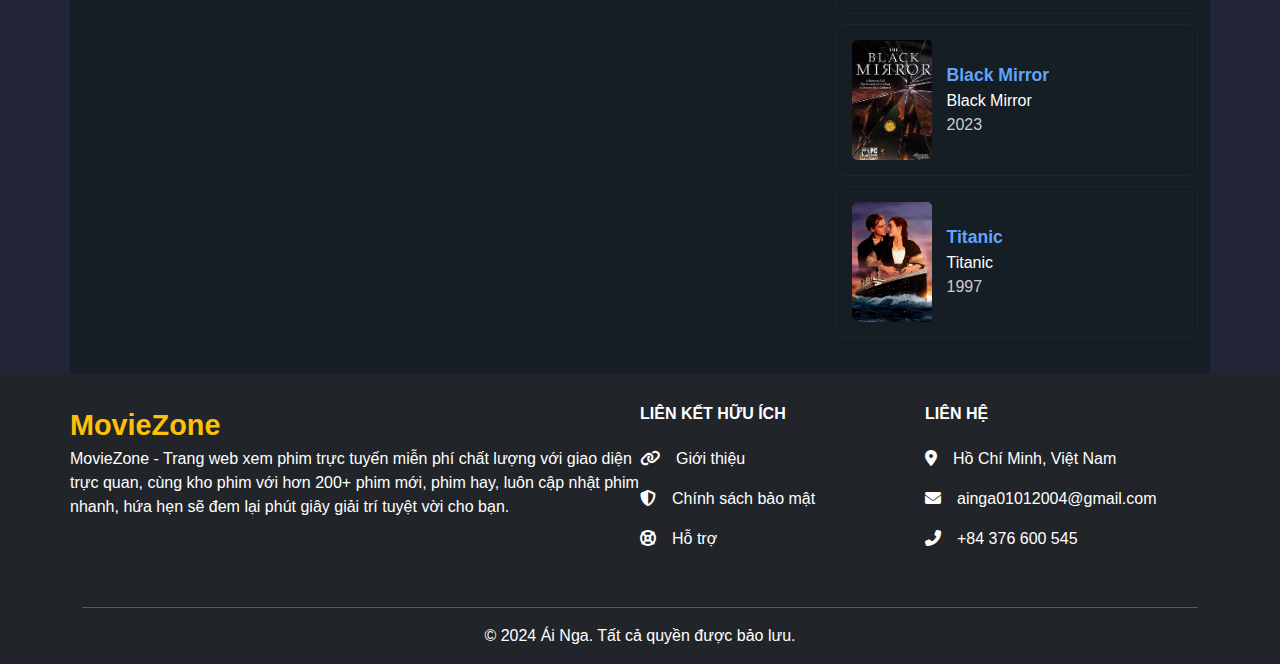
<file: genres.html>
<!DOCTYPE html>
<html lang="en">

<head>
    <meta charset="UTF-8">
    <meta name="viewport" content="width=device-width, initial-scale=1.0">
    <meta name="keywords" content="website xem phim, moviezone, movie zone">
    <meta name="description" content="website xem phim hd">
    <meta name="author" content="Ái Nga">
    <title>Xem Phim Online</title>
    <link rel="shortcut icon" href="./assets/icons/favicon.ico" type="image/x-icon">
    <!-- Bootstrap CSS -->
    <link rel="stylesheet" href="./assets/bootstrap/css/bootstrap.min.css">
    <!-- Font Awesome -->
    <link rel="stylesheet" href="https://cdnjs.cloudflare.com/ajax/libs/font-awesome/6.7.2/css/all.min.css">
    <!-- add JS -->
    <script src="./assets/js/common.js"></script>
    <script src="./data/movie.js"></script>

    <!-- Custom CSS -->
    <link rel="stylesheet" href="./assets/styles/css/style.css">
</head>

<body style="background: #222438;">
    <!-- Navbar -->
    <script>addNavbar();</script>
    <!-- Navbar end-->

    <!-- Header -->
    <header class="main-header mt-0">
        <!-- Navbar header -->
        <script>addNavbarHeader();</script>

        <!-- Note -->
        <script>addNote();</script>
    </header>
    <!-- Header end -->

    <!-- Main -->
    <main class="background container">
        <!-- Lọc phim -->
        <div class="filter">
            <div class="row top">
                <div class="filter-box">
                    <div class="filter-label-container">
                        <label for="check-filter" class="filter-label">Lọc phim</label>
                    </div>
                    <div class="checkbox-container">
                        <div class="checkbox-filter">
                            <input class="yep" id="check-filter" type="checkbox">
                            <label for="check-filter"></label>
                        </div>
                    </div>
                </div>
            </div>

            <div class="row filter" id="filter">
                <div class="col-md-2 col-sm-4 col-6 gy-3">
                    <select class="select" name="type" id="type">
                        <option value="all">Loại phim</option>
                        <option value="single">Phim lẻ</option>
                        <option value="series">Phim bộ</option>
                        <option value="cartoon">Phim hoạt hình</option>
                        <option value="cartoon">TV Shows</option>
                    </select>
                </div>

                <div class="col-md-2 col-sm-4 col-6 gy-3">
                    <select class="select" name="genre" id="genre">
                        <option value="all">Thể loại</option>
                        <option value="action">Hành động</option>
                        <option value="comedy">Hài</option>
                        <option value="romance">Lãng mạn</option>
                        <option value="horror">Kinh dị</option>
                        <option value="sci-fi">Khoa học viễn tưởng</option>
                        <option value="thriller">Tâm lý</option>
                        <option value="mystery">Kỳ ảo</option>
                        <option value="adventure">Phiêu lưu</option>
                        <option value="adventure">Hoạt hình</option>
                        <option value="adventure">Chương trình thực tế</option>
                        <option value="adventure">Hình sự</option>
                        <option value="adventure">Âm nhạc</option>
                    </select>
                </div>

                <div class="col-md-2 col-sm-4 col-6 gy-3">
                    <select class="select" name="country" id="country">
                        <option value="all">Quốc gia</option>
                        <option value="usa">Mỹ</option>
                        <option value="japan">Nhật Bản</option>
                        <option value="korea">Hàn Quốc</option>
                        <option value="china">Trung Quốc</option>
                        <option value="vietnam">Việt Nam</option>
                        <option value="france">Pháp</option>
                        <option value="germany">Đức</option>
                        <option value="spain">Tây Ban Nha</option>
                        <option value="italy">Ý</option>
                        <option value="uk">Anh</option>
                    </select>
                </div>

                <div class="col-md-2 col-sm-4 col-6 gy-3">
                    <select class="select" name="year" id="year">
                        <option value="all">Năm</option>
                        <option value="2024">2024</option>
                        <option value="2023">2023</option>
                        <option value="2022">2022</option>
                        <option value="2021">2021</option>
                        <option value="2020">2020</option>
                        <option value="2019">2019</option>
                        <option value="2018">2018</option>
                        <option value="2017">2017</option>
                        <option value="2016">2016</option>
                        <option value="2015">2015</option>
                    </select>
                </div>

                <div class="col-md-2 col-sm-4 col-6 gy-3">
                    <select class="select" name="sort" id="sort">
                        <option value="all">Sắp xếp</option>
                        <option value="latest">Mới nhất</option>
                        <option value="oldest">Cũ nhất</option>
                        <option value="rating">Đánh giá cao nhất</option>
                        <option value="popular">Phổ biến nhất</option>
                        <option value="views">Lượt xem cao nhất</option>
                        <option value="released">Mới phát hành</option>
                        <option value="duration">Thời gian dài nhất</option>
                        <option value="alphabetical">Theo bảng chữ cái</option>
                    </select>
                </div>

                <div class="col-md-2 col-sm-4 col-6 gy-3">
                    <button type="submit">Lọc</button>
                </div>
            </div>

        </div>
        <!-- Lọc phim end-->

        <!-- Movie main -->
        <div class="container movie-main">
            <div class="row">
                <!-- left -->
                <div class="col-lg-8 col-12">
                    <div class="row pt-3">
                        <div class="movie-control">
                            <h5 class="title">Phim hoạt hình
                                <img src="assets/icons/cartoon.svg" alt="Phim hoạt hình" height="27.2" width="27.2">
                            </h5>

                            <a href="./genres.html" type="button" class="btn btn-custom">Xem thêm</a>
                        </div>

                        <div class="movie-cartoon">
                            <!-- Movie item -->
                            <script>addAllMovieItemCartoon();</script>
                            <!-- Movie item end -->
                        </div>
                    </div>
                </div>


                <!-- right -->
                <div class="col-lg-4 col-12 top-view">
                    <div class="container pt-3">
                        <div class="row control">
                            <h5 class="title col left">Top Xem Nhiều</h5>
                            <div class="col right">
                                <button type="button">Tuần</button>
                                <button type="button">Tháng</button>
                                <button type="button">Năm</button>
                            </div>
                        </div>
                        <script>addTopViews();</script>
                    </div>
                </div>
            </div>
        </div>
    </main>
    <!-- Main end -->

    <!-- Footer -->
    <footer>
        <script>addFooter();</script>
    </footer>
    <!-- Footer end -->

    <!-- Bootstrap JS -->
    <script src="./assets/bootstrap/js/bootstrap.bundle.min.js" defer></script>
    <script src="./assets/js/index.js" defer></script>
</body>

</html>
</file>
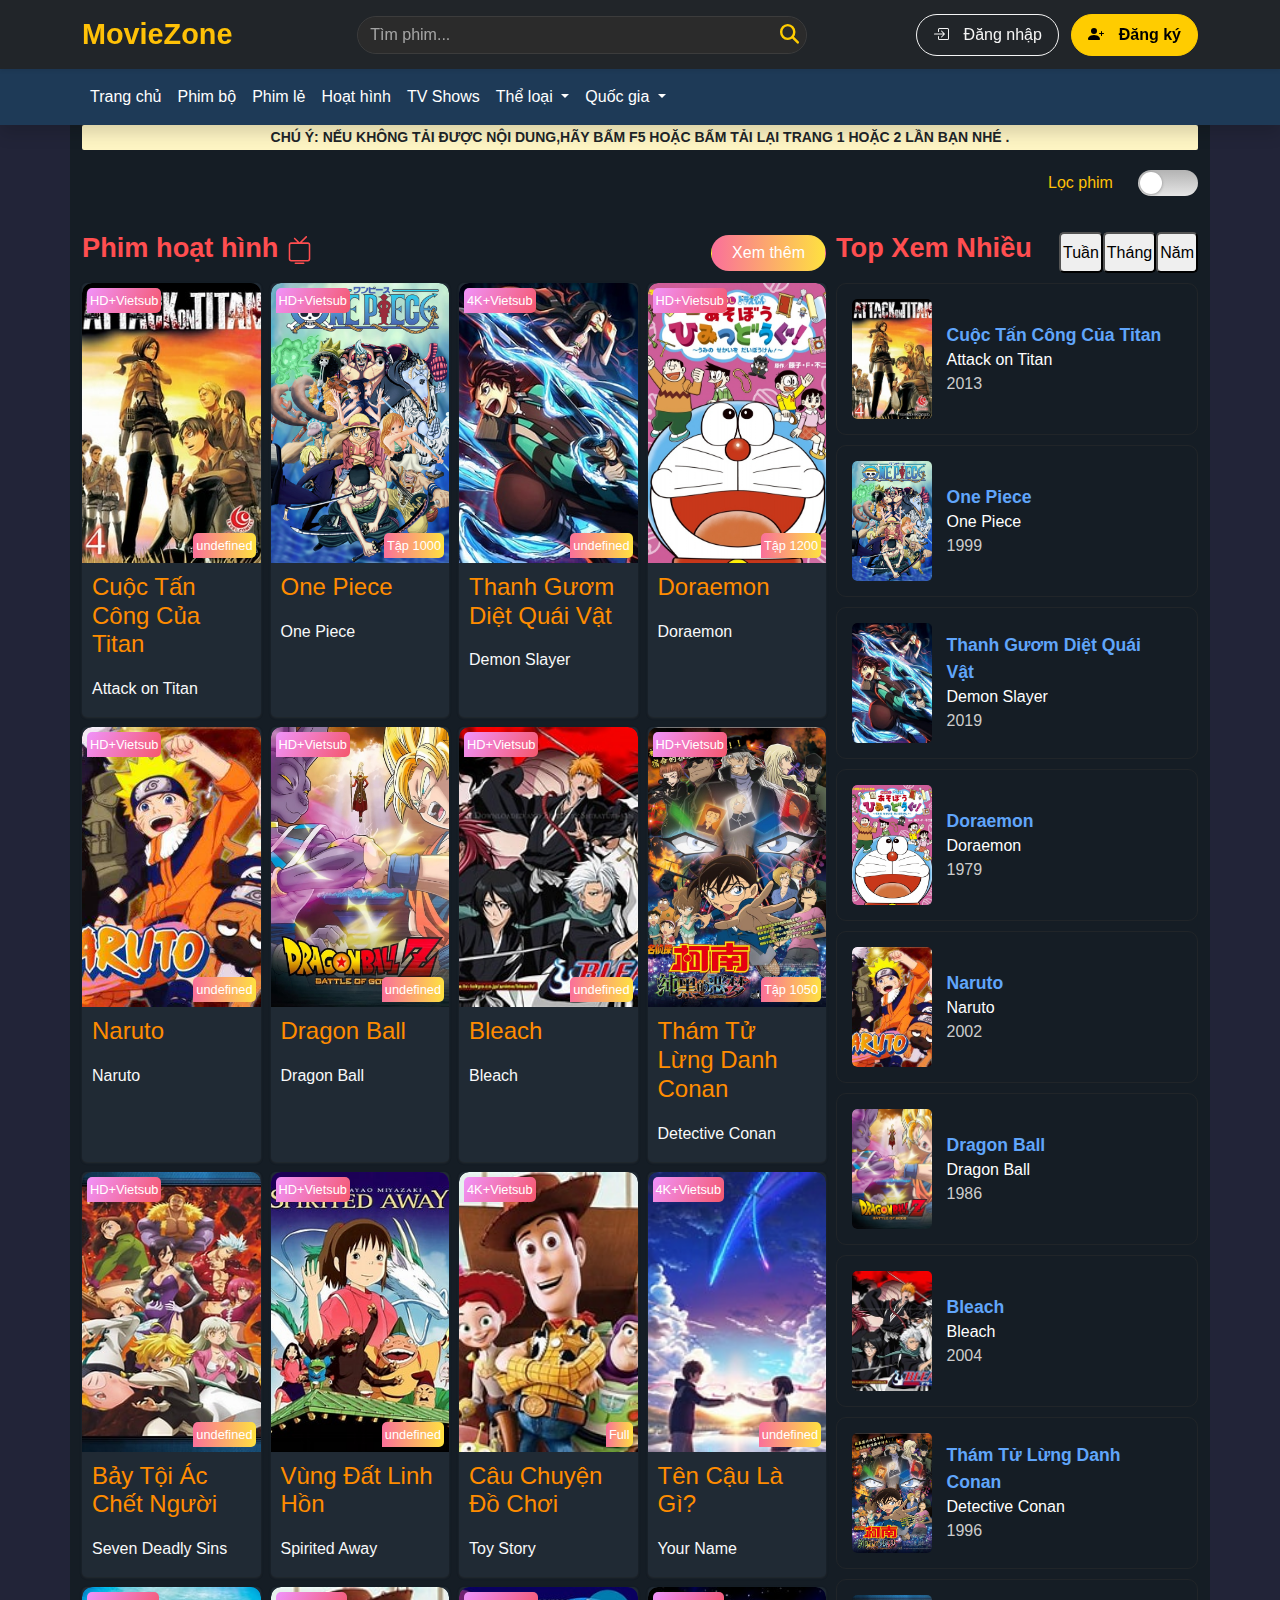
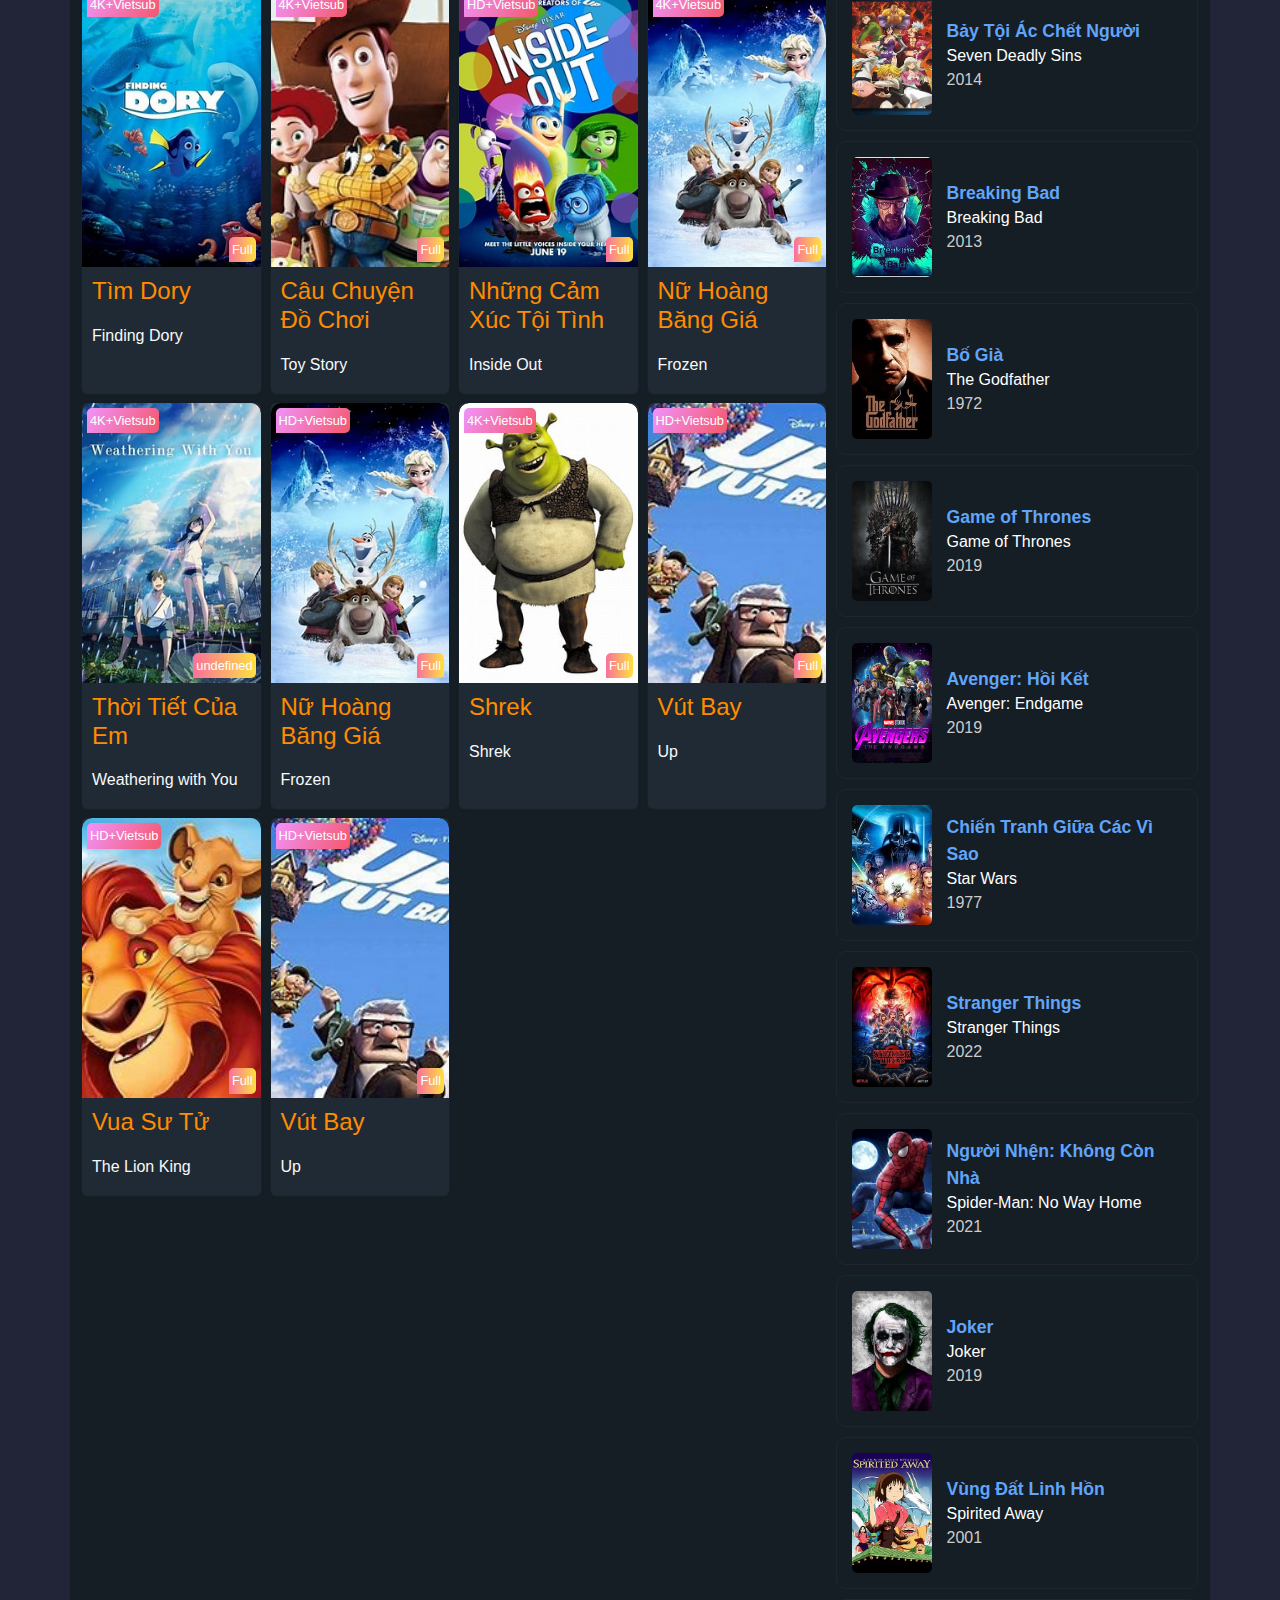
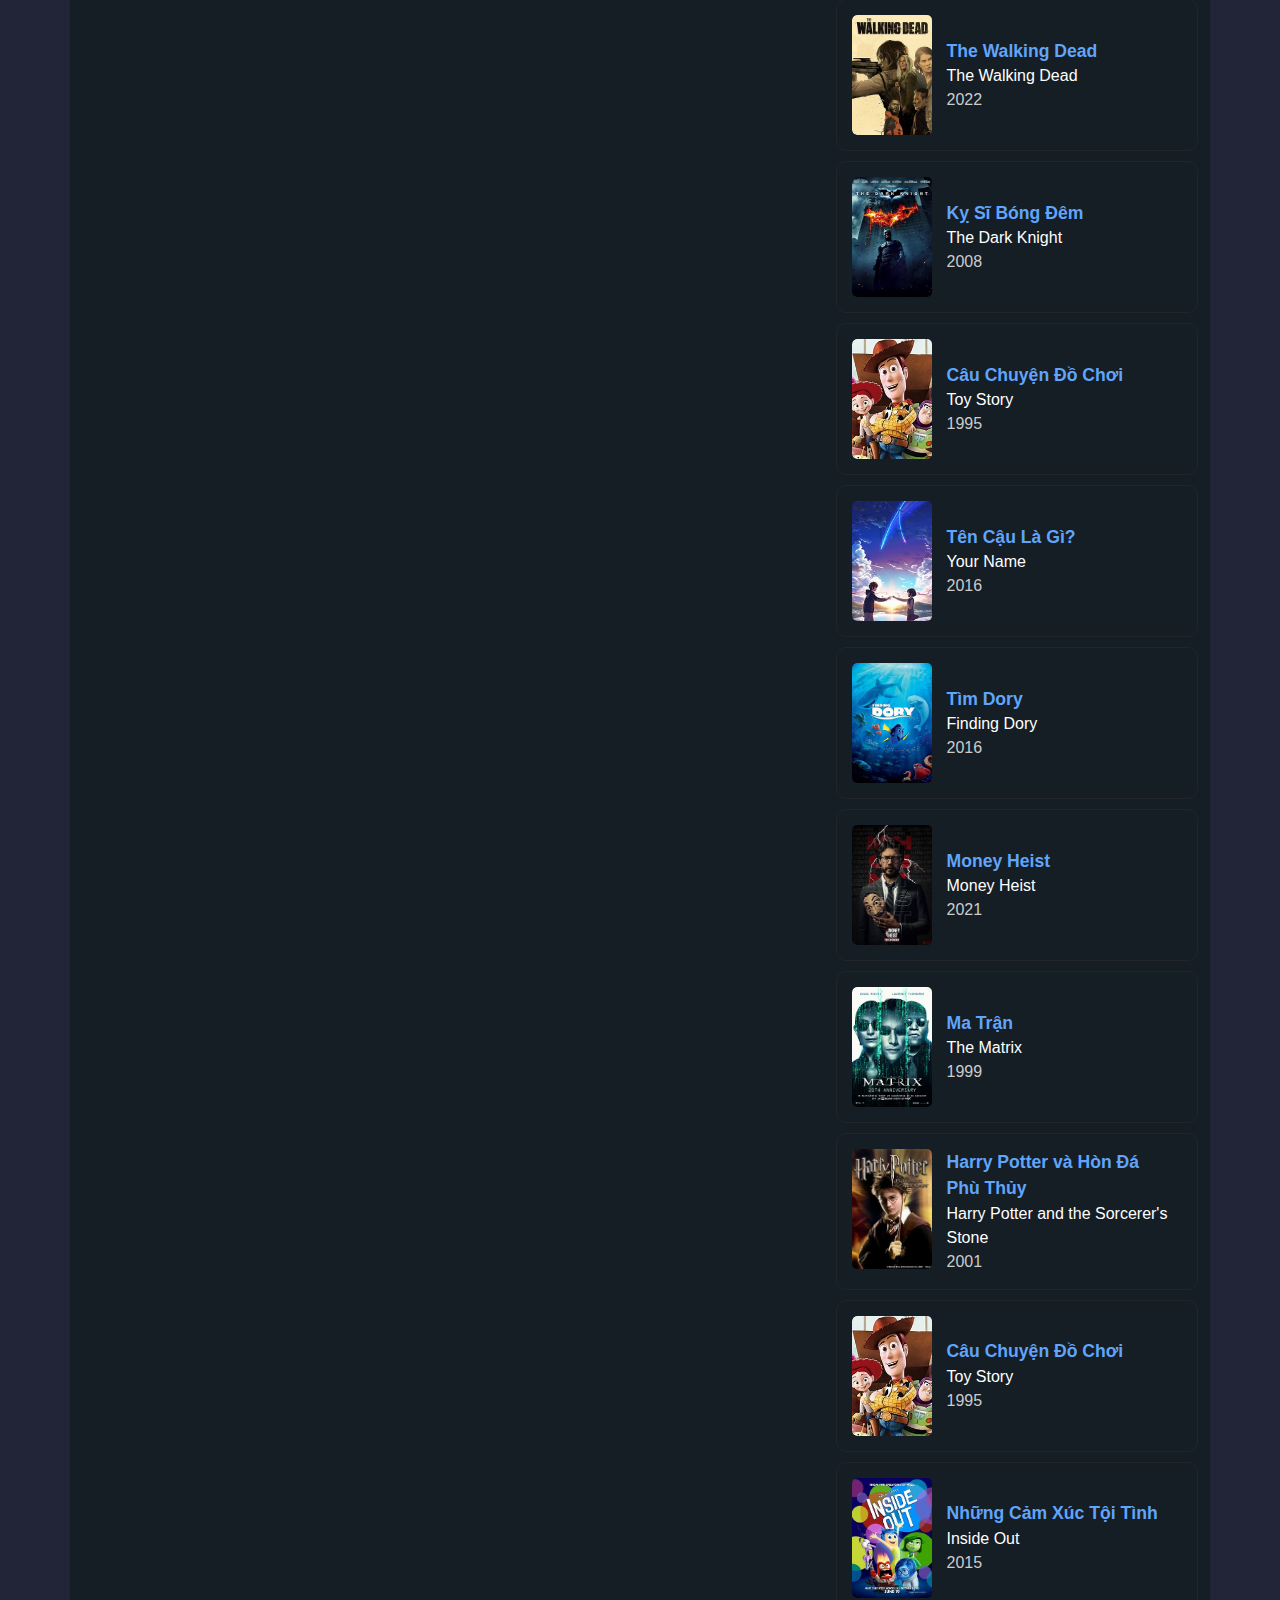
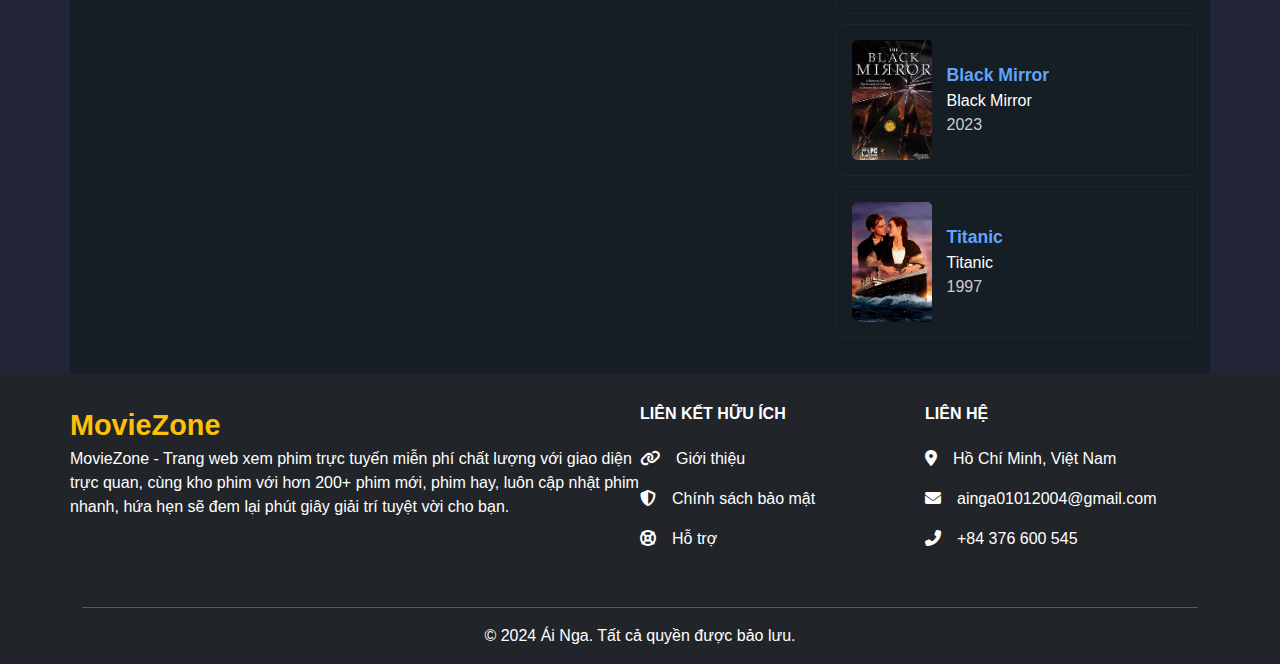
<file: list-cartoon.html>
<!DOCTYPE html>
<html lang="en">

<head>
    <meta charset="UTF-8">
    <meta name="viewport" content="width=device-width, initial-scale=1.0">
    <meta name="keywords" content="website xem phim, moviezone, movie zone">
    <meta name="description" content="website xem phim hd">
    <meta name="author" content="Ái Nga">
    <title>Xem Phim Online</title>
    <link rel="shortcut icon" href="./assets/icons/favicon.ico" type="image/x-icon">
    <!-- Bootstrap CSS -->
    <link rel="stylesheet" href="./assets/bootstrap/css/bootstrap.min.css">
    <!-- Font Awesome -->
    <link rel="stylesheet" href="https://cdnjs.cloudflare.com/ajax/libs/font-awesome/6.7.2/css/all.min.css">
    <!-- add JS -->
    <script src="./assets/js/common.js"></script>
    <script src="./data/movie.js"></script>

    <!-- Custom CSS -->
    <link rel="stylesheet" href="./assets/styles/css/style.css">
</head>

<body style="background: #222438;">
    <!-- Navbar -->
    <script>addNavbar();</script>
    <!-- Navbar end-->

    <!-- Header -->
    <header class="main-header mt-0">
        <!-- Navbar header -->
        <script>addNavbarHeader();</script>

        <!-- Note -->
        <script>addNote();</script>
    </header>
    <!-- Header end -->

    <!-- Main -->
    <main class="background container">
        <!-- Lọc phim -->
        <div class="filter">
            <div class="row top">
                <div class="filter-box">
                    <div class="filter-label-container">
                        <label for="check-filter" class="filter-label">Lọc phim</label>
                    </div>
                    <div class="checkbox-container">
                        <div class="checkbox-filter">
                            <input class="yep" id="check-filter" type="checkbox">
                            <label for="check-filter"></label>
                        </div>
                    </div>
                </div>
            </div>

            <div class="row filter" id="filter">
                <div class="col-md-2 col-sm-4 col-6 gy-3">
                    <select class="select" name="type" id="type">
                        <option value="all">Loại phim</option>
                        <option value="single">Phim lẻ</option>
                        <option value="series">Phim bộ</option>
                        <option value="cartoon">Phim hoạt hình</option>
                        <option value="cartoon">TV Shows</option>
                    </select>
                </div>

                <div class="col-md-2 col-sm-4 col-6 gy-3">
                    <select class="select" name="genre" id="genre">
                        <option value="all">Thể loại</option>
                        <option value="action">Hành động</option>
                        <option value="comedy">Hài</option>
                        <option value="romance">Lãng mạn</option>
                        <option value="horror">Kinh dị</option>
                        <option value="sci-fi">Khoa học viễn tưởng</option>
                        <option value="thriller">Tâm lý</option>
                        <option value="mystery">Kỳ ảo</option>
                        <option value="adventure">Phiêu lưu</option>
                        <option value="adventure">Hoạt hình</option>
                        <option value="adventure">Chương trình thực tế</option>
                        <option value="adventure">Hình sự</option>
                        <option value="adventure">Âm nhạc</option>
                    </select>
                </div>

                <div class="col-md-2 col-sm-4 col-6 gy-3">
                    <select class="select" name="country" id="country">
                        <option value="all">Quốc gia</option>
                        <option value="usa">Mỹ</option>
                        <option value="japan">Nhật Bản</option>
                        <option value="korea">Hàn Quốc</option>
                        <option value="china">Trung Quốc</option>
                        <option value="vietnam">Việt Nam</option>
                        <option value="france">Pháp</option>
                        <option value="germany">Đức</option>
                        <option value="spain">Tây Ban Nha</option>
                        <option value="italy">Ý</option>
                        <option value="uk">Anh</option>
                    </select>
                </div>

                <div class="col-md-2 col-sm-4 col-6 gy-3">
                    <select class="select" name="year" id="year">
                        <option value="all">Năm</option>
                        <option value="2024">2024</option>
                        <option value="2023">2023</option>
                        <option value="2022">2022</option>
                        <option value="2021">2021</option>
                        <option value="2020">2020</option>
                        <option value="2019">2019</option>
                        <option value="2018">2018</option>
                        <option value="2017">2017</option>
                        <option value="2016">2016</option>
                        <option value="2015">2015</option>
                    </select>
                </div>

                <div class="col-md-2 col-sm-4 col-6 gy-3">
                    <select class="select" name="sort" id="sort">
                        <option value="all">Sắp xếp</option>
                        <option value="latest">Mới nhất</option>
                        <option value="oldest">Cũ nhất</option>
                        <option value="rating">Đánh giá cao nhất</option>
                        <option value="popular">Phổ biến nhất</option>
                        <option value="views">Lượt xem cao nhất</option>
                        <option value="released">Mới phát hành</option>
                        <option value="duration">Thời gian dài nhất</option>
                        <option value="alphabetical">Theo bảng chữ cái</option>
                    </select>
                </div>

                <div class="col-md-2 col-sm-4 col-6 gy-3">
                    <button type="submit">Lọc</button>
                </div>
            </div>

        </div>
        <!-- Lọc phim end-->

        <!-- Movie main -->
        <div class="container movie-main">
            <div class="row">
                <!-- left -->
                <div class="col-lg-8 col-12">
                    <div class="row pt-3">
                        <div class="movie-control">
                            <h5 class="title">Phim hoạt hình
                                <img src="assets/icons/cartoon.svg" alt="Phim hoạt hình" height="27.2" width="27.2">
                            </h5>

                            <a href="./list-cartoon.html" type="button" class="btn btn-custom">Xem thêm</a>
                        </div>

                        <div class="movie-cartoon">
                            <!-- Movie item -->
                            <script>addAllMovieItemCartoon();</script>
                            <!-- Movie item end -->
                        </div>
                    </div>
                </div>


                <!-- right -->
                <div class="col-lg-4 col-12 top-view">
                    <div class="container pt-3">
                        <div class="row control">
                            <h5 class="title col left">Top Xem Nhiều</h5>
                            <div class="col right">
                                <button type="button">Tuần</button>
                                <button type="button">Tháng</button>
                                <button type="button">Năm</button>
                            </div>
                        </div>
                        <script>addTopViews();</script>
                    </div>
                </div>
            </div>
        </div>
    </main>
    <!-- Main end -->

    <!-- Footer -->
    <footer>
        <script>addFooter();</script>
    </footer>
    <!-- Footer end -->

    <!-- Bootstrap JS -->
    <script src="./assets/bootstrap/js/bootstrap.bundle.min.js" defer></script>
    <script src="./assets/js/index.js" defer></script>
</body>

</html>
</file>
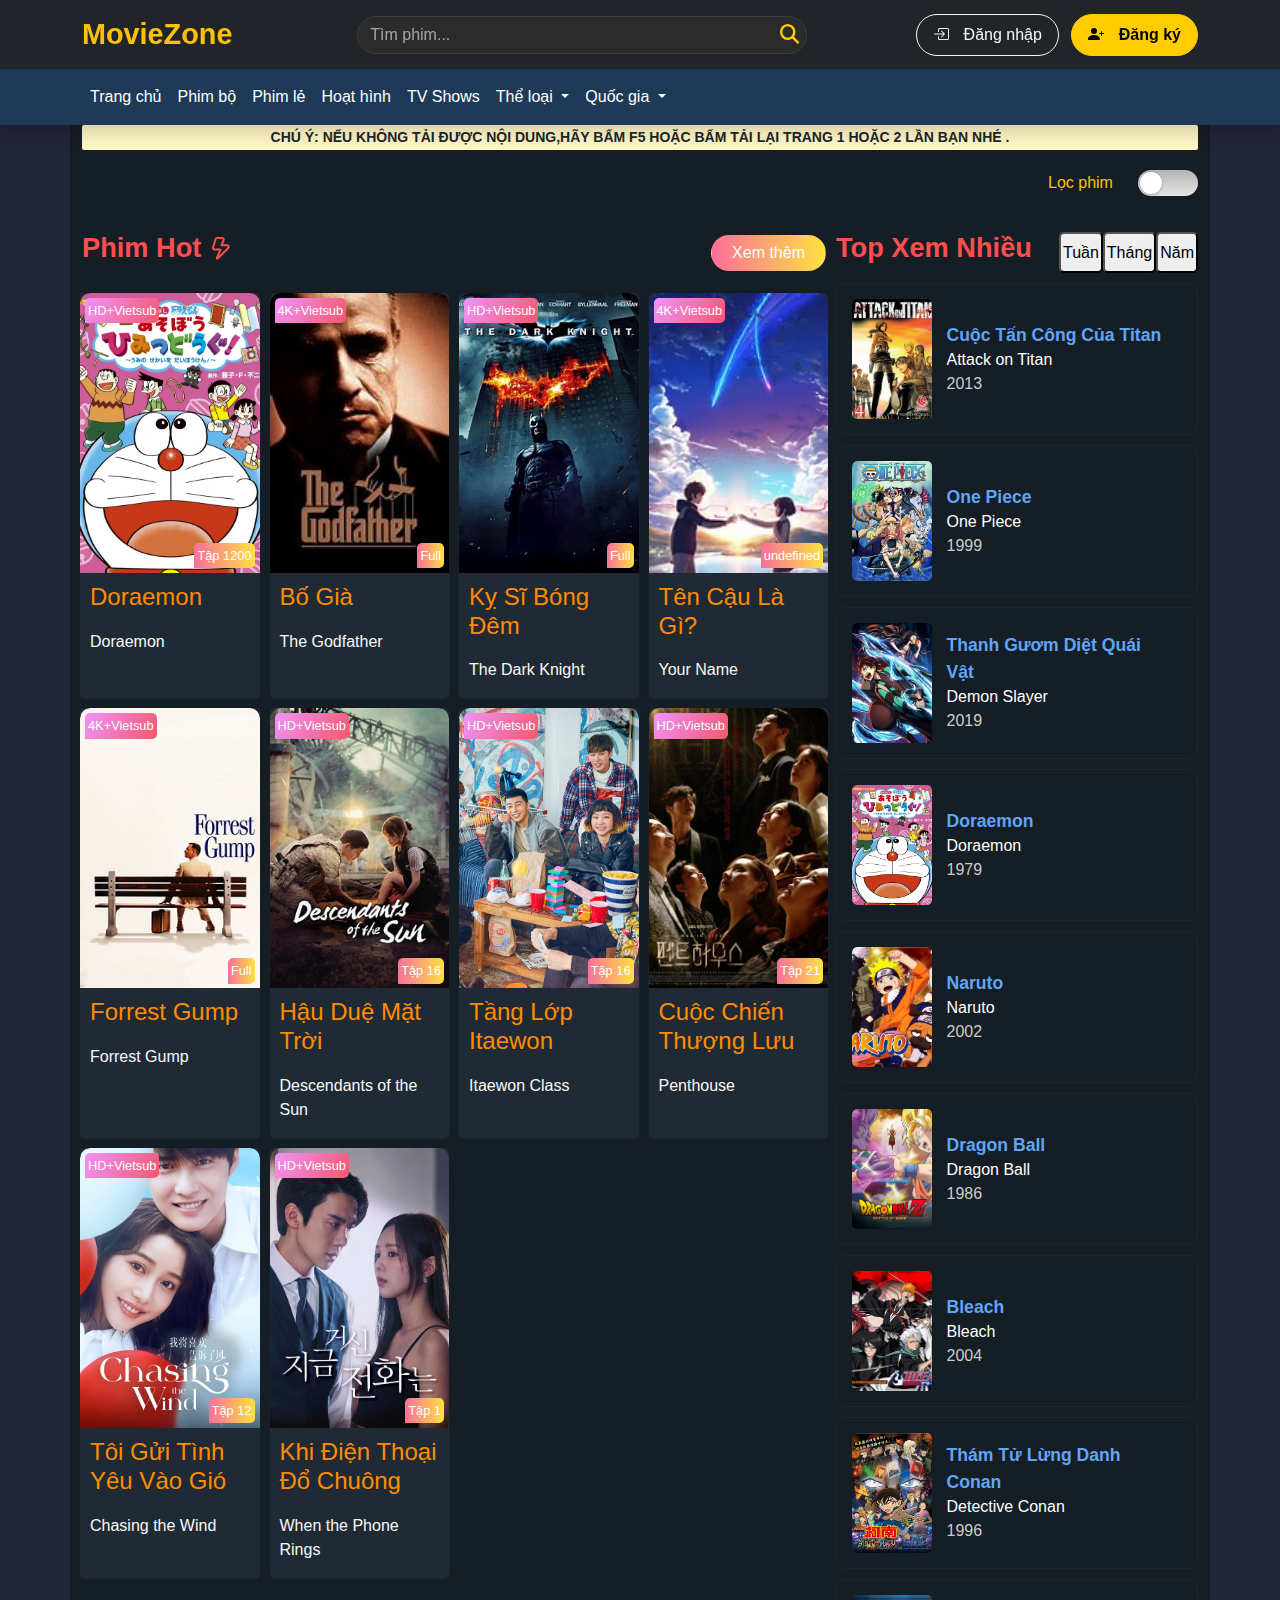
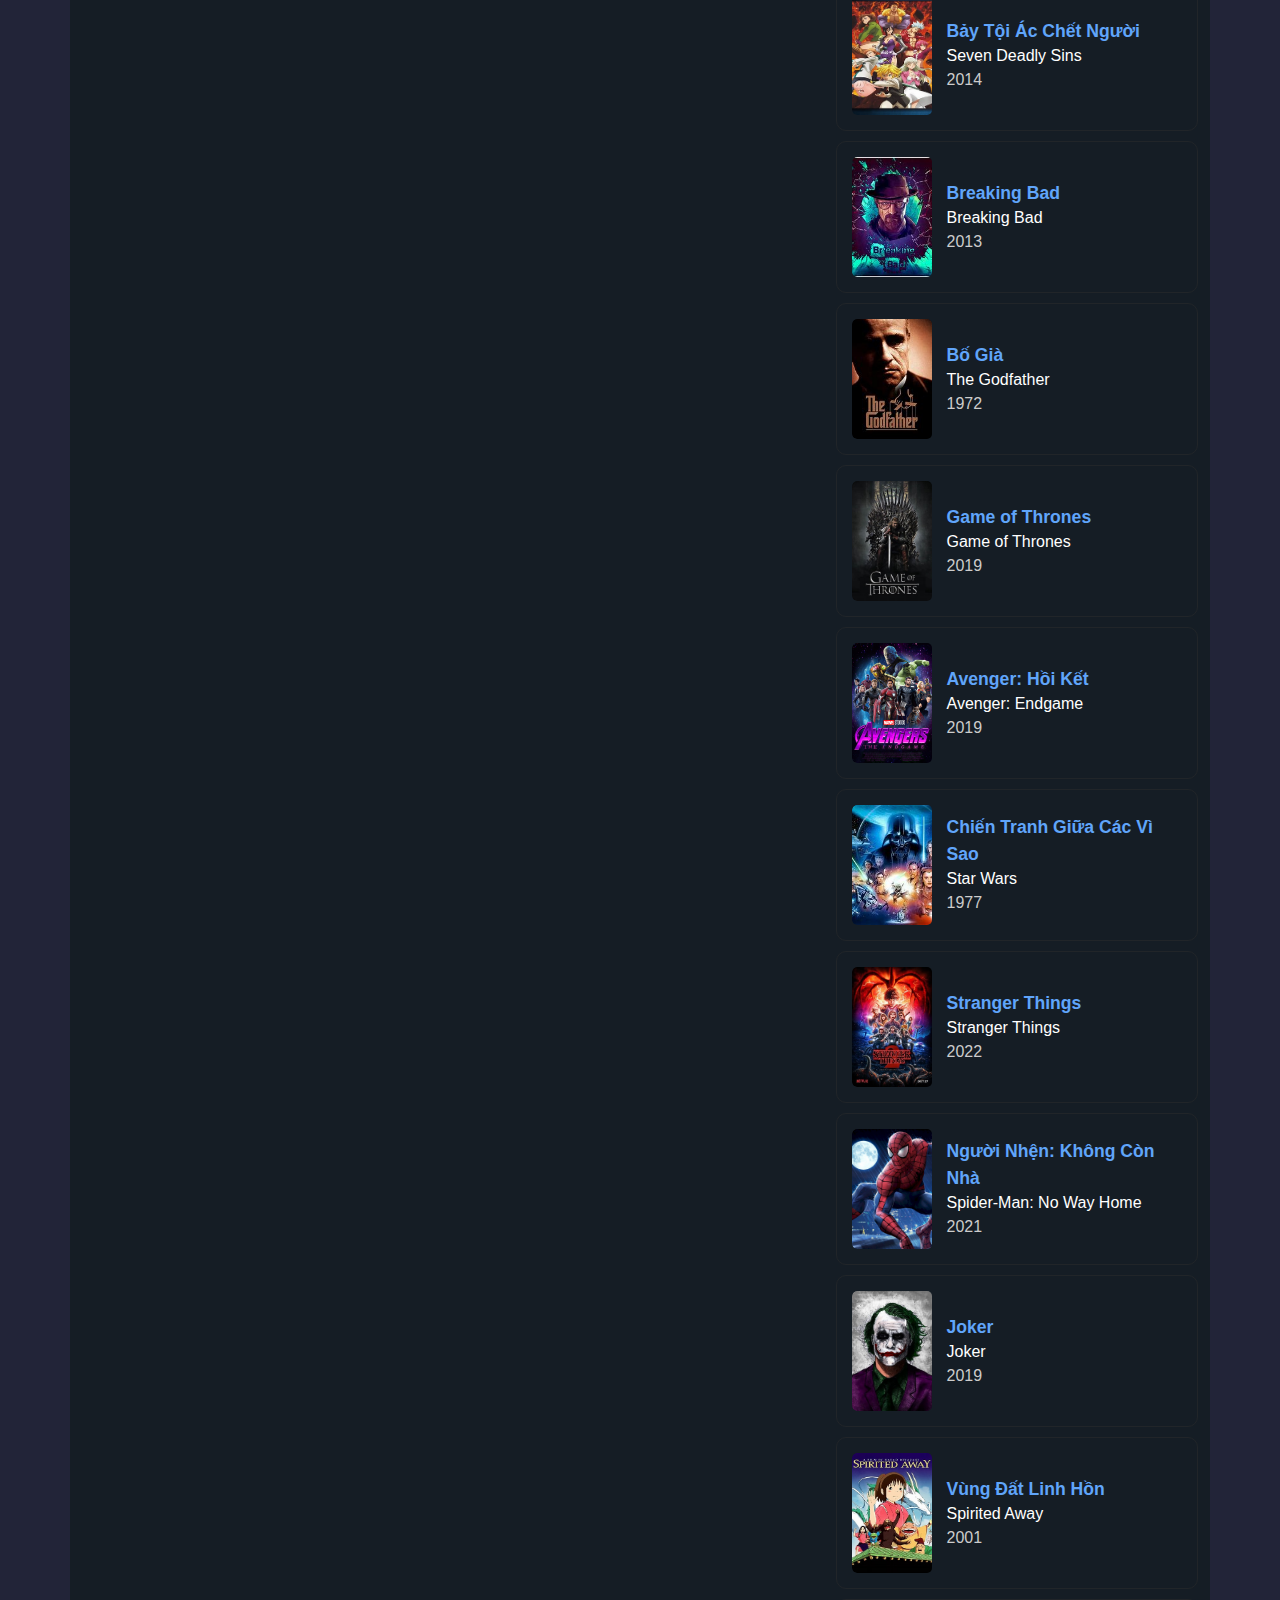
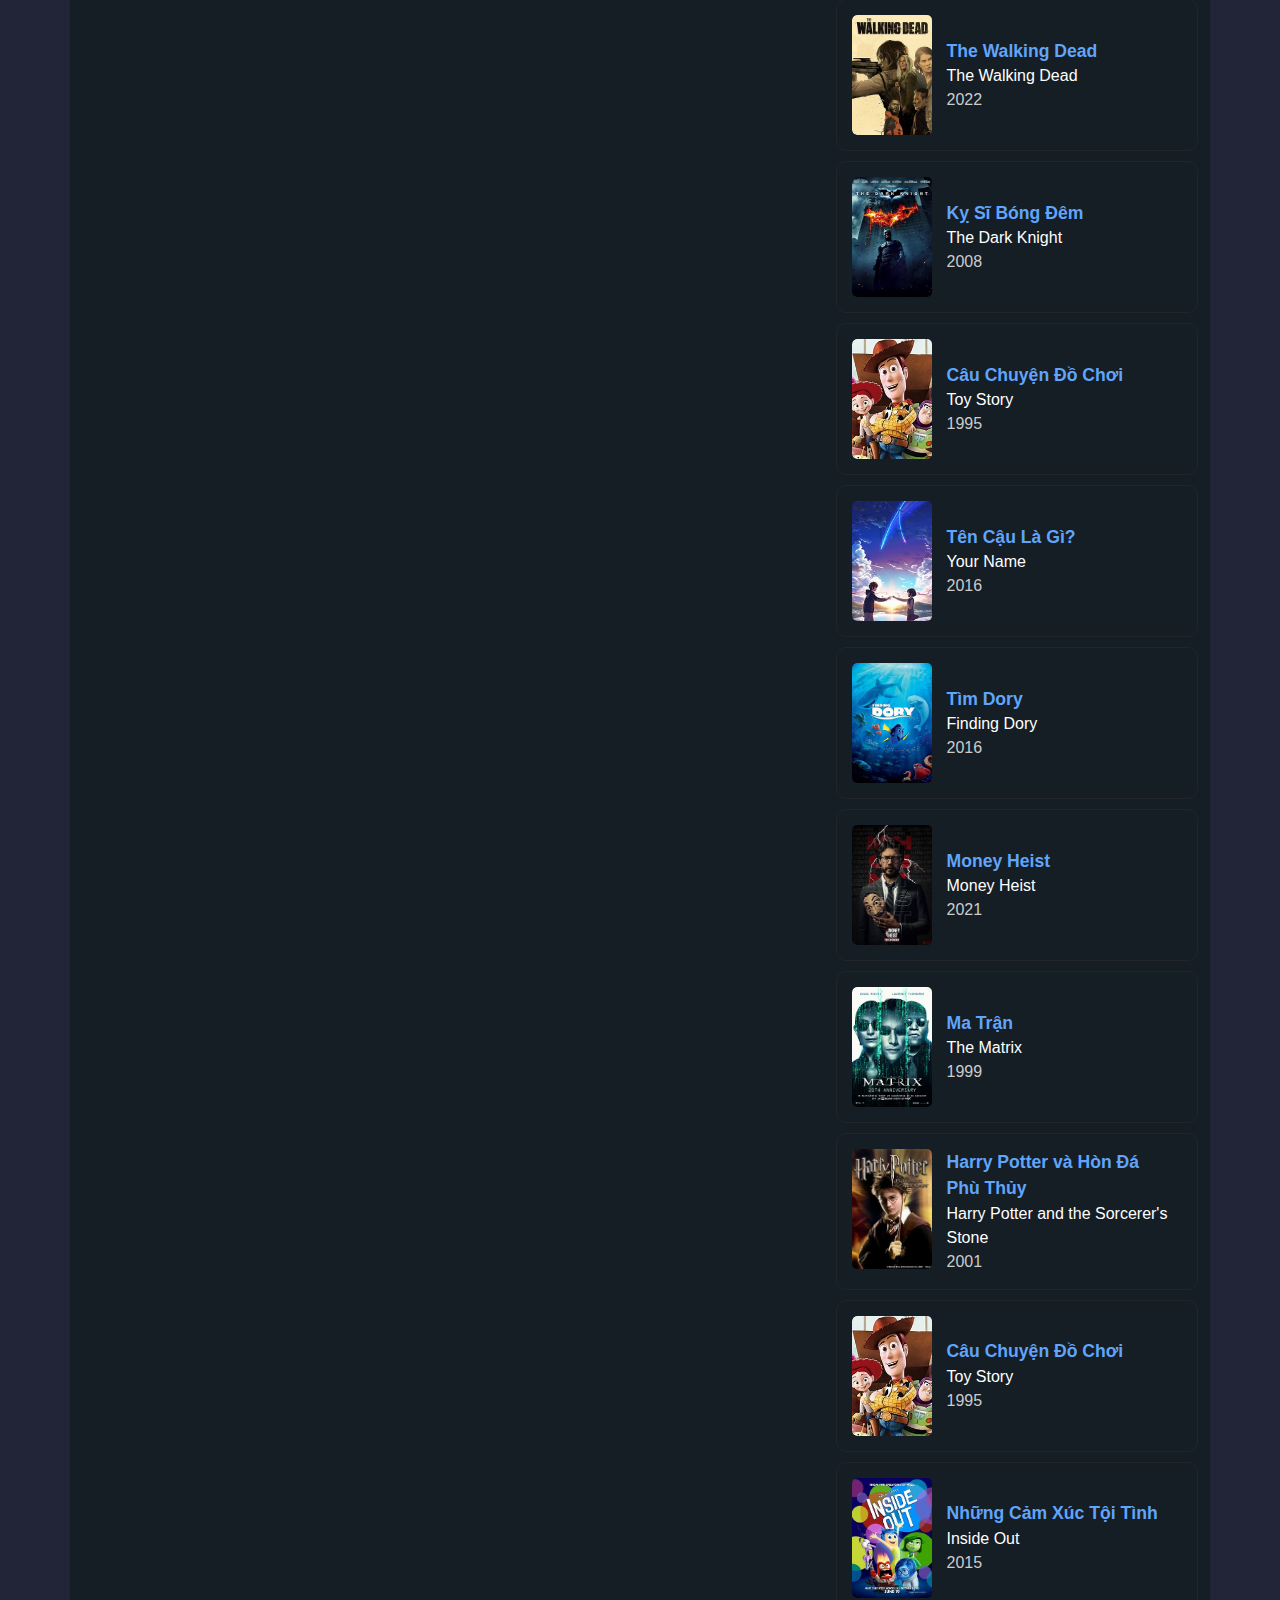
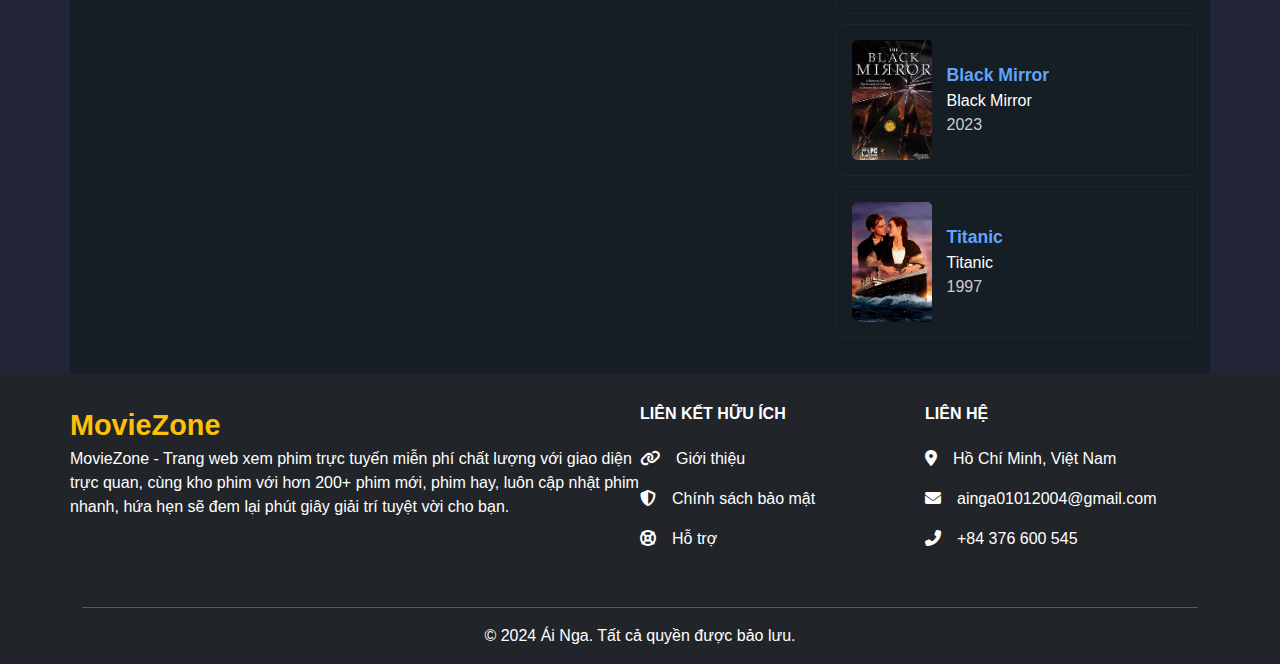
<file: list-hot.html>
<!DOCTYPE html>
<html lang="en">

<head>
    <meta charset="UTF-8">
    <meta name="viewport" content="width=device-width, initial-scale=1.0">
    <meta name="keywords" content="website xem phim, moviezone, movie zone">
    <meta name="description" content="website xem phim hd">
    <meta name="author" content="Ái Nga">
    <title>Xem Phim Online</title>
    <link rel="shortcut icon" href="./assets/icons/favicon.ico" type="image/x-icon">
    <!-- Bootstrap CSS -->
    <link rel="stylesheet" href="./assets/bootstrap/css/bootstrap.min.css">
    <!-- Font Awesome -->
    <link rel="stylesheet" href="https://cdnjs.cloudflare.com/ajax/libs/font-awesome/6.7.2/css/all.min.css">
    <!-- add JS -->
    <script src="./assets/js/common.js"></script>
    <script src="./data/movie.js"></script>

    <!-- Custom CSS -->
    <link rel="stylesheet" href="./assets/styles/css/style.css">
</head>

<body style="background: #222438;">
    <!-- Navbar -->
    <script>addNavbar();</script>
    <!-- Navbar end-->

    <!-- Header -->
    <header class="main-header mt-0">
        <!-- Navbar header -->
        <script>addNavbarHeader();</script>

        <!-- Note -->
        <script>addNote();</script>
    </header>
    <!-- Header end -->

    <!-- Main -->
    <main class="background container">
        <!-- Lọc phim -->
        <div class="filter">
            <div class="row top">
                <div class="filter-box">
                    <div class="filter-label-container">
                        <label for="check-filter" class="filter-label">Lọc phim</label>
                    </div>
                    <div class="checkbox-container">
                        <div class="checkbox-filter">
                            <input class="yep" id="check-filter" type="checkbox">
                            <label for="check-filter"></label>
                        </div>
                    </div>
                </div>
            </div>

            <div class="row filter" id="filter">
                <div class="col-md-2 col-sm-4 col-6 gy-3">
                    <select class="select" name="type" id="type">
                        <option value="all">Loại phim</option>
                        <option value="single">Phim lẻ</option>
                        <option value="series">Phim bộ</option>
                        <option value="cartoon">Phim hoạt hình</option>
                        <option value="cartoon">TV Shows</option>
                    </select>
                </div>

                <div class="col-md-2 col-sm-4 col-6 gy-3">
                    <select class="select" name="genre" id="genre">
                        <option value="all">Thể loại</option>
                        <option value="action">Hành động</option>
                        <option value="comedy">Hài</option>
                        <option value="romance">Lãng mạn</option>
                        <option value="horror">Kinh dị</option>
                        <option value="sci-fi">Khoa học viễn tưởng</option>
                        <option value="thriller">Tâm lý</option>
                        <option value="mystery">Kỳ ảo</option>
                        <option value="adventure">Phiêu lưu</option>
                        <option value="adventure">Hoạt hình</option>
                        <option value="adventure">Chương trình thực tế</option>
                        <option value="adventure">Hình sự</option>
                        <option value="adventure">Âm nhạc</option>
                    </select>
                </div>

                <div class="col-md-2 col-sm-4 col-6 gy-3">
                    <select class="select" name="country" id="country">
                        <option value="all">Quốc gia</option>
                        <option value="usa">Mỹ</option>
                        <option value="japan">Nhật Bản</option>
                        <option value="korea">Hàn Quốc</option>
                        <option value="china">Trung Quốc</option>
                        <option value="vietnam">Việt Nam</option>
                        <option value="france">Pháp</option>
                        <option value="germany">Đức</option>
                        <option value="spain">Tây Ban Nha</option>
                        <option value="italy">Ý</option>
                        <option value="uk">Anh</option>
                    </select>
                </div>

                <div class="col-md-2 col-sm-4 col-6 gy-3">
                    <select class="select" name="year" id="year">
                        <option value="all">Năm</option>
                        <option value="2024">2024</option>
                        <option value="2023">2023</option>
                        <option value="2022">2022</option>
                        <option value="2021">2021</option>
                        <option value="2020">2020</option>
                        <option value="2019">2019</option>
                        <option value="2018">2018</option>
                        <option value="2017">2017</option>
                        <option value="2016">2016</option>
                        <option value="2015">2015</option>
                    </select>
                </div>

                <div class="col-md-2 col-sm-4 col-6 gy-3">
                    <select class="select" name="sort" id="sort">
                        <option value="all">Sắp xếp</option>
                        <option value="latest">Mới nhất</option>
                        <option value="oldest">Cũ nhất</option>
                        <option value="rating">Đánh giá cao nhất</option>
                        <option value="popular">Phổ biến nhất</option>
                        <option value="views">Lượt xem cao nhất</option>
                        <option value="released">Mới phát hành</option>
                        <option value="duration">Thời gian dài nhất</option>
                        <option value="alphabetical">Theo bảng chữ cái</option>
                    </select>
                </div>

                <div class="col-md-2 col-sm-4 col-6 gy-3">
                    <button type="submit">Lọc</button>
                </div>
            </div>

        </div>
        <!-- Lọc phim end-->

        <!-- Movie main -->
        <div class="container movie-main">
            <div class="row">
                <!-- left -->
                <div class="col-lg-8 col-12">
                    <div class="row pt-3">
                        <div class="movie-control">
                            <h5 class="title">Phim Hot
                                <img src="assets/icons/flash.svg" alt="Phim hot" height="27.2" width="27.2">
                            </h5>

                            <a href="./movie-list.html" type="button" class="btn btn-custom">Xem thêm</a>
                        </div>

                        <div class="movie-hot">
                            <!-- Movie item -->
                            <script>addAllMovieItemHot();</script>
                            <!-- Movie item end -->
                        </div>
                    </div>
                </div>


                <!-- right -->
                <div class="col-lg-4 col-12 top-view">
                    <div class="container pt-3">
                        <div class="row control">
                            <h5 class="title col left">Top Xem Nhiều</h5>
                            <div class="col right">
                                <button type="button">Tuần</button>
                                <button type="button">Tháng</button>
                                <button type="button">Năm</button>
                            </div>
                        </div>
                        <script>addTopViews();</script>
                    </div>
                </div>
            </div>
        </div>
    </main>
    <!-- Main end -->

    <!-- Footer -->
    <footer>
        <script>addFooter();</script>
    </footer>
    <!-- Footer end -->

    <!-- Bootstrap JS -->
    <script src="./assets/bootstrap/js/bootstrap.bundle.min.js" defer></script>
    <script src="./assets/js/index.js" defer></script>
</body>

</html>
</file>
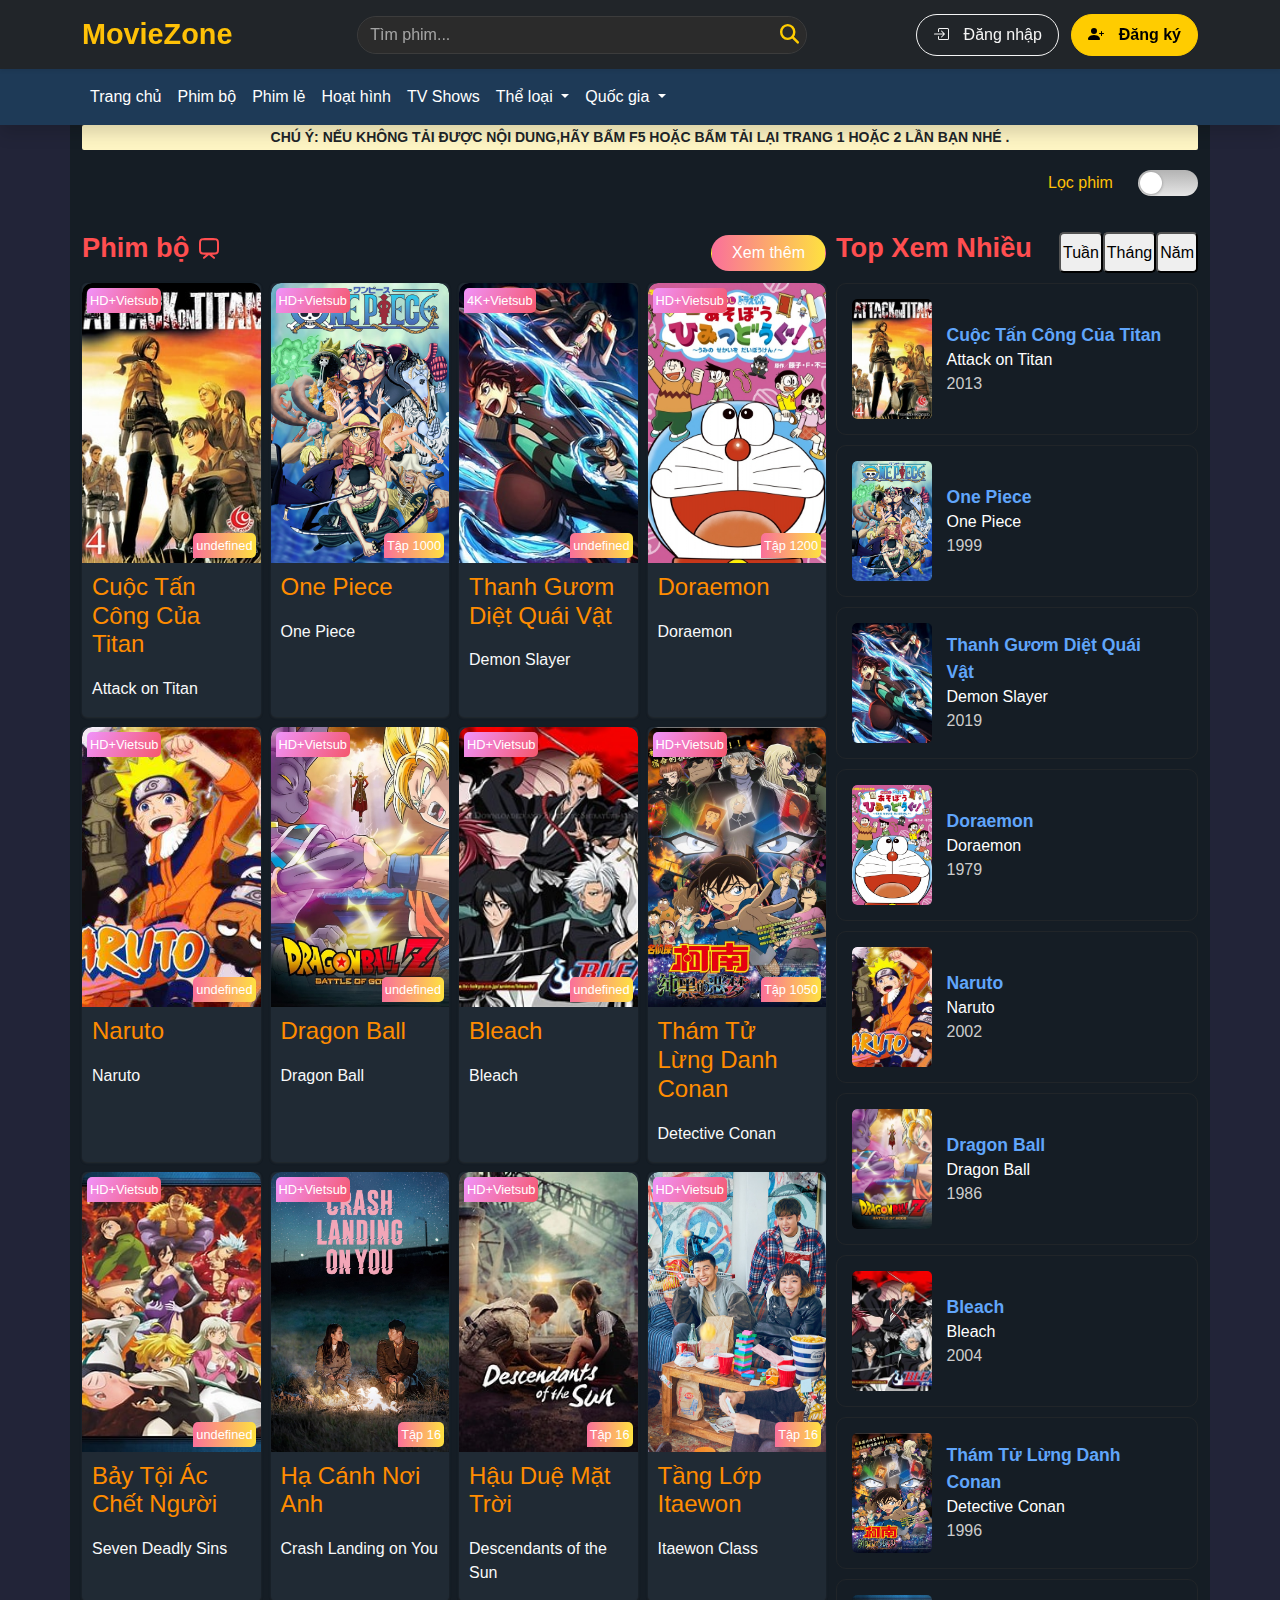
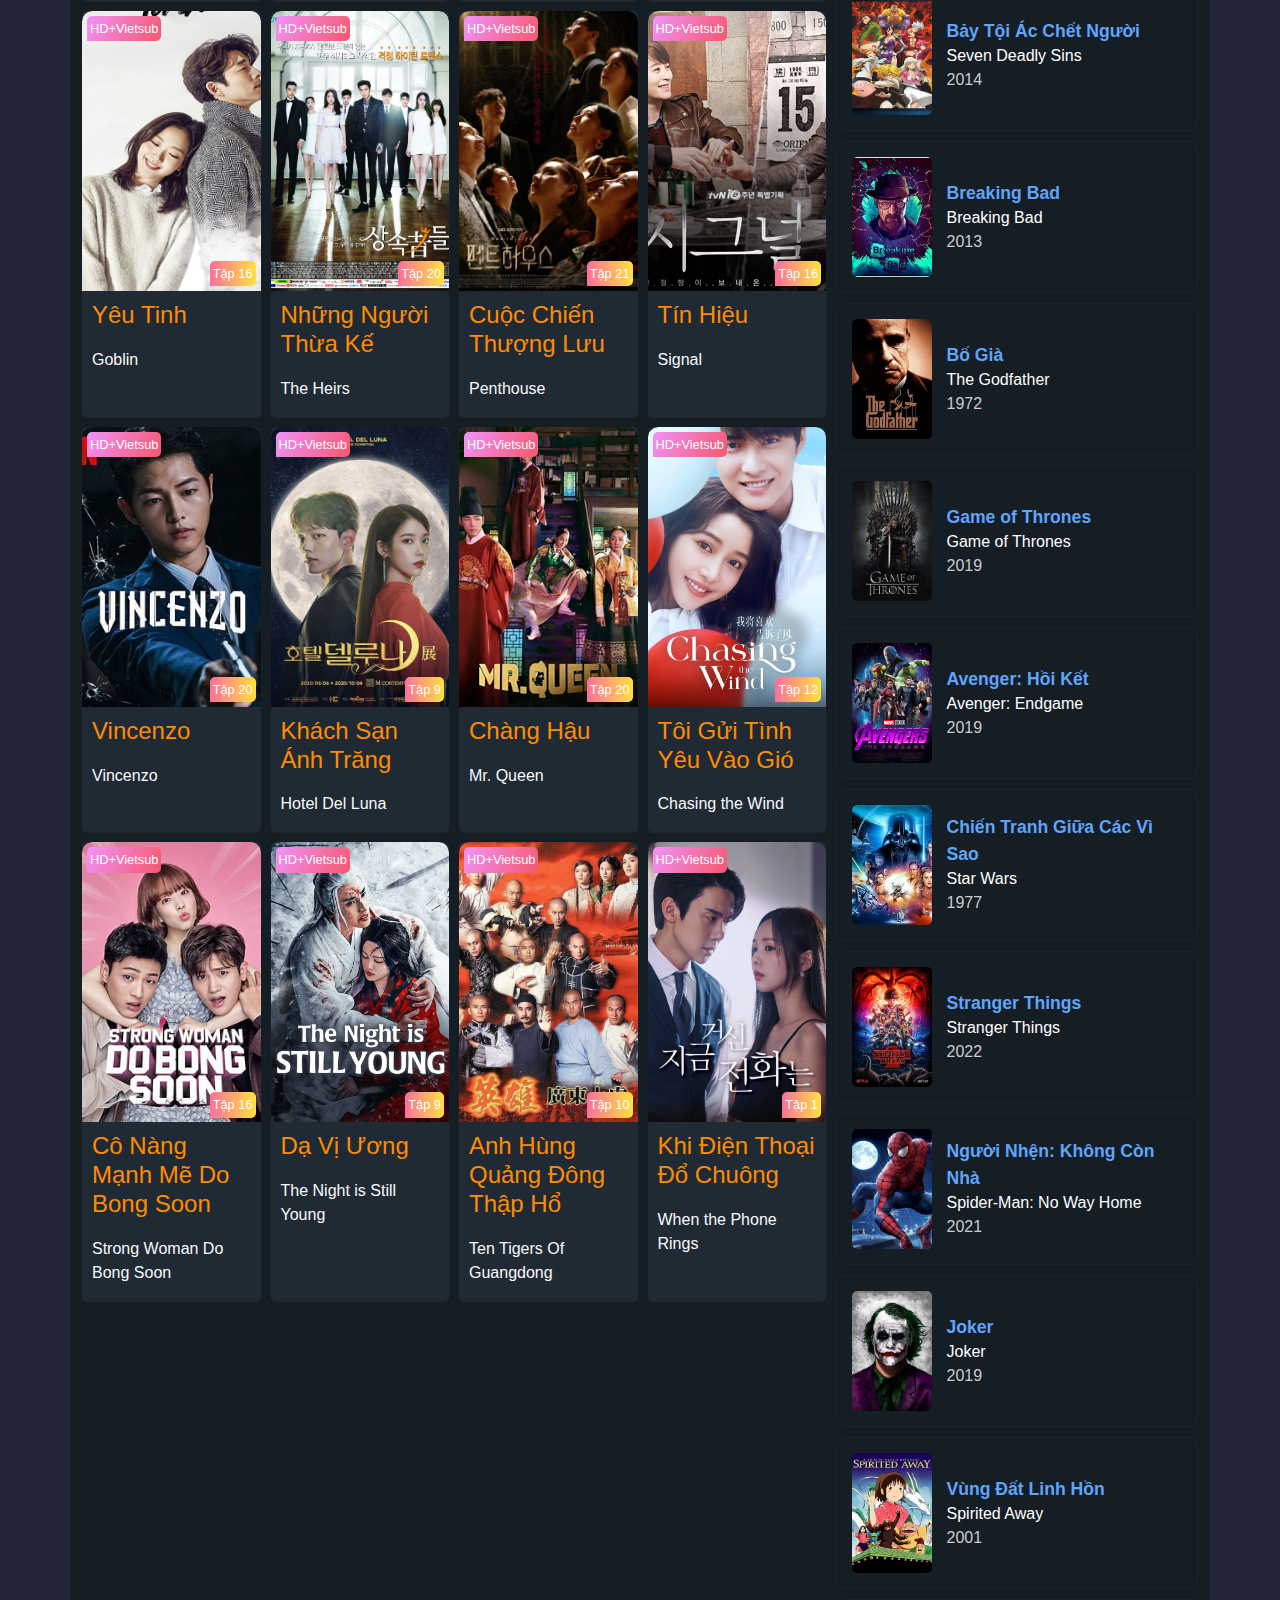
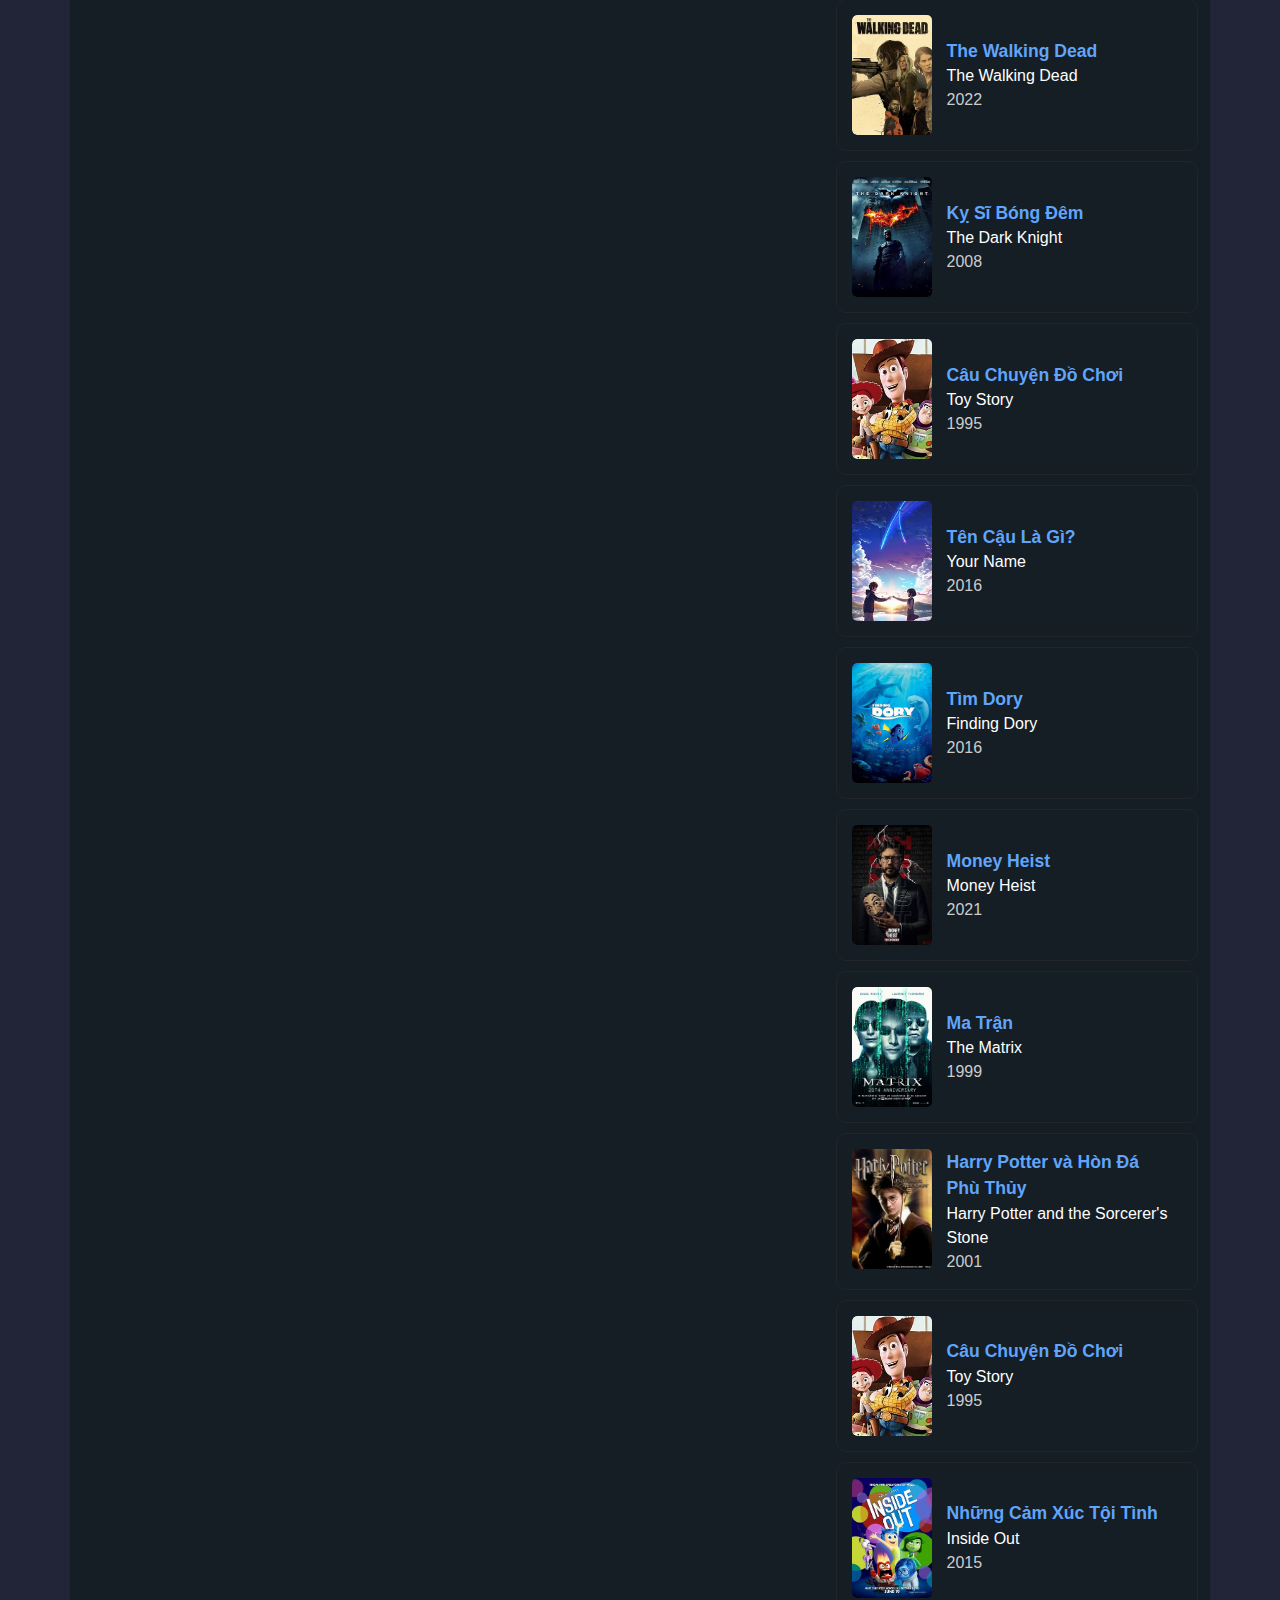
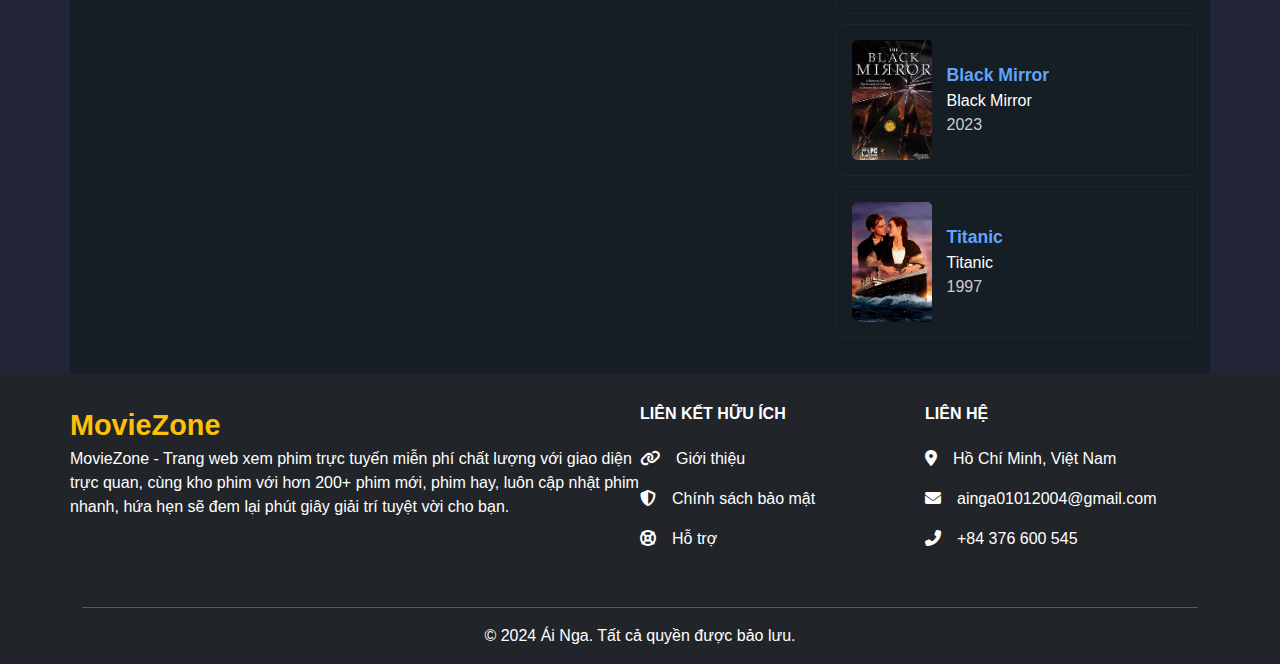
<file: list-series.html>
<!DOCTYPE html>
<html lang="en">

<head>
    <meta charset="UTF-8">
    <meta name="viewport" content="width=device-width, initial-scale=1.0">
    <meta name="keywords" content="website xem phim, moviezone, movie zone">
    <meta name="description" content="website xem phim hd">
    <meta name="author" content="Ái Nga">
    <title>Xem Phim Online</title>
    <link rel="shortcut icon" href="./assets/icons/favicon.ico" type="image/x-icon">
    <!-- Bootstrap CSS -->
    <link rel="stylesheet" href="./assets/bootstrap/css/bootstrap.min.css">
    <!-- Font Awesome -->
    <link rel="stylesheet" href="https://cdnjs.cloudflare.com/ajax/libs/font-awesome/6.7.2/css/all.min.css">
    <!-- add JS -->
    <script src="./assets/js/common.js"></script>
    <script src="./data/movie.js"></script>

    <!-- Custom CSS -->
    <link rel="stylesheet" href="./assets/styles/css/style.css">
</head>

<body style="background: #222438;">
    <!-- Navbar -->
    <script>addNavbar();</script>
    <!-- Navbar end-->

    <!-- Header -->
    <header class="main-header mt-0">
        <!-- Navbar header -->
        <script>addNavbarHeader();</script>

        <!-- Note -->
        <script>addNote();</script>
    </header>
    <!-- Header end -->

    <!-- Main -->
    <main class="background container">
        <!-- Lọc phim -->
        <div class="filter">
            <div class="row top">
                <div class="filter-box">
                    <div class="filter-label-container">
                        <label for="check-filter" class="filter-label">Lọc phim</label>
                    </div>
                    <div class="checkbox-container">
                        <div class="checkbox-filter">
                            <input class="yep" id="check-filter" type="checkbox">
                            <label for="check-filter"></label>
                        </div>
                    </div>
                </div>
            </div>

            <div class="row filter" id="filter">
                <div class="col-md-2 col-sm-4 col-6 gy-3">
                    <select class="select" name="type" id="type">
                        <option value="all">Loại phim</option>
                        <option value="single">Phim lẻ</option>
                        <option value="series">Phim bộ</option>
                        <option value="cartoon">Phim hoạt hình</option>
                        <option value="cartoon">TV Shows</option>
                    </select>
                </div>

                <div class="col-md-2 col-sm-4 col-6 gy-3">
                    <select class="select" name="genre" id="genre">
                        <option value="all">Thể loại</option>
                        <option value="action">Hành động</option>
                        <option value="comedy">Hài</option>
                        <option value="romance">Lãng mạn</option>
                        <option value="horror">Kinh dị</option>
                        <option value="sci-fi">Khoa học viễn tưởng</option>
                        <option value="thriller">Tâm lý</option>
                        <option value="mystery">Kỳ ảo</option>
                        <option value="adventure">Phiêu lưu</option>
                        <option value="adventure">Hoạt hình</option>
                        <option value="adventure">Chương trình thực tế</option>
                        <option value="adventure">Hình sự</option>
                        <option value="adventure">Âm nhạc</option>
                    </select>
                </div>

                <div class="col-md-2 col-sm-4 col-6 gy-3">
                    <select class="select" name="country" id="country">
                        <option value="all">Quốc gia</option>
                        <option value="usa">Mỹ</option>
                        <option value="japan">Nhật Bản</option>
                        <option value="korea">Hàn Quốc</option>
                        <option value="china">Trung Quốc</option>
                        <option value="vietnam">Việt Nam</option>
                        <option value="france">Pháp</option>
                        <option value="germany">Đức</option>
                        <option value="spain">Tây Ban Nha</option>
                        <option value="italy">Ý</option>
                        <option value="uk">Anh</option>
                    </select>
                </div>

                <div class="col-md-2 col-sm-4 col-6 gy-3">
                    <select class="select" name="year" id="year">
                        <option value="all">Năm</option>
                        <option value="2024">2024</option>
                        <option value="2023">2023</option>
                        <option value="2022">2022</option>
                        <option value="2021">2021</option>
                        <option value="2020">2020</option>
                        <option value="2019">2019</option>
                        <option value="2018">2018</option>
                        <option value="2017">2017</option>
                        <option value="2016">2016</option>
                        <option value="2015">2015</option>
                    </select>
                </div>

                <div class="col-md-2 col-sm-4 col-6 gy-3">
                    <select class="select" name="sort" id="sort">
                        <option value="all">Sắp xếp</option>
                        <option value="latest">Mới nhất</option>
                        <option value="oldest">Cũ nhất</option>
                        <option value="rating">Đánh giá cao nhất</option>
                        <option value="popular">Phổ biến nhất</option>
                        <option value="views">Lượt xem cao nhất</option>
                        <option value="released">Mới phát hành</option>
                        <option value="duration">Thời gian dài nhất</option>
                        <option value="alphabetical">Theo bảng chữ cái</option>
                    </select>
                </div>

                <div class="col-md-2 col-sm-4 col-6 gy-3">
                    <button type="submit">Lọc</button>
                </div>
            </div>

        </div>
        <!-- Lọc phim end-->

        <!-- Movie main -->
        <div class="container movie-main">
            <div class="row">
                <!-- left -->
                <div class="col-lg-8 col-12">
                    <!-- Phim bộ -->
                    <div class="row pt-3">
                        <div class="movie-control">
                            <h5 class="title">Phim bộ
                                <img src="assets/icons/series.svg" alt="Phim bộ" height="27.2" width="27.2">
                            </h5>

                            <a href="./list-series.html" type="button" class="btn btn-custom">Xem thêm</a>
                        </div>
                        <div class="movie-series">
                            <!-- Movie item -->
                            <script>addAllMovieItemSeries();</script>
                            <!-- Movie item end -->
                        </div>
                    </div>
                </div>


                <!-- right -->
                <div class="col-lg-4 col-12 top-view">
                    <div class="container pt-3">
                        <div class="row control">
                            <h5 class="title col left">Top Xem Nhiều</h5>
                            <div class="col right">
                                <button type="button">Tuần</button>
                                <button type="button">Tháng</button>
                                <button type="button">Năm</button>
                            </div>
                        </div>
                        <script>addTopViews();</script>
                    </div>
                </div>
            </div>
        </div>
    </main>
    <!-- Main end -->

    <!-- Footer -->
    <footer>
        <script>addFooter();</script>
    </footer>
    <!-- Footer end -->

    <!-- Bootstrap JS -->
    <script src="./assets/bootstrap/js/bootstrap.bundle.min.js" defer></script>
    <script src="./assets/js/index.js" defer></script>
</body>

</html>
</file>
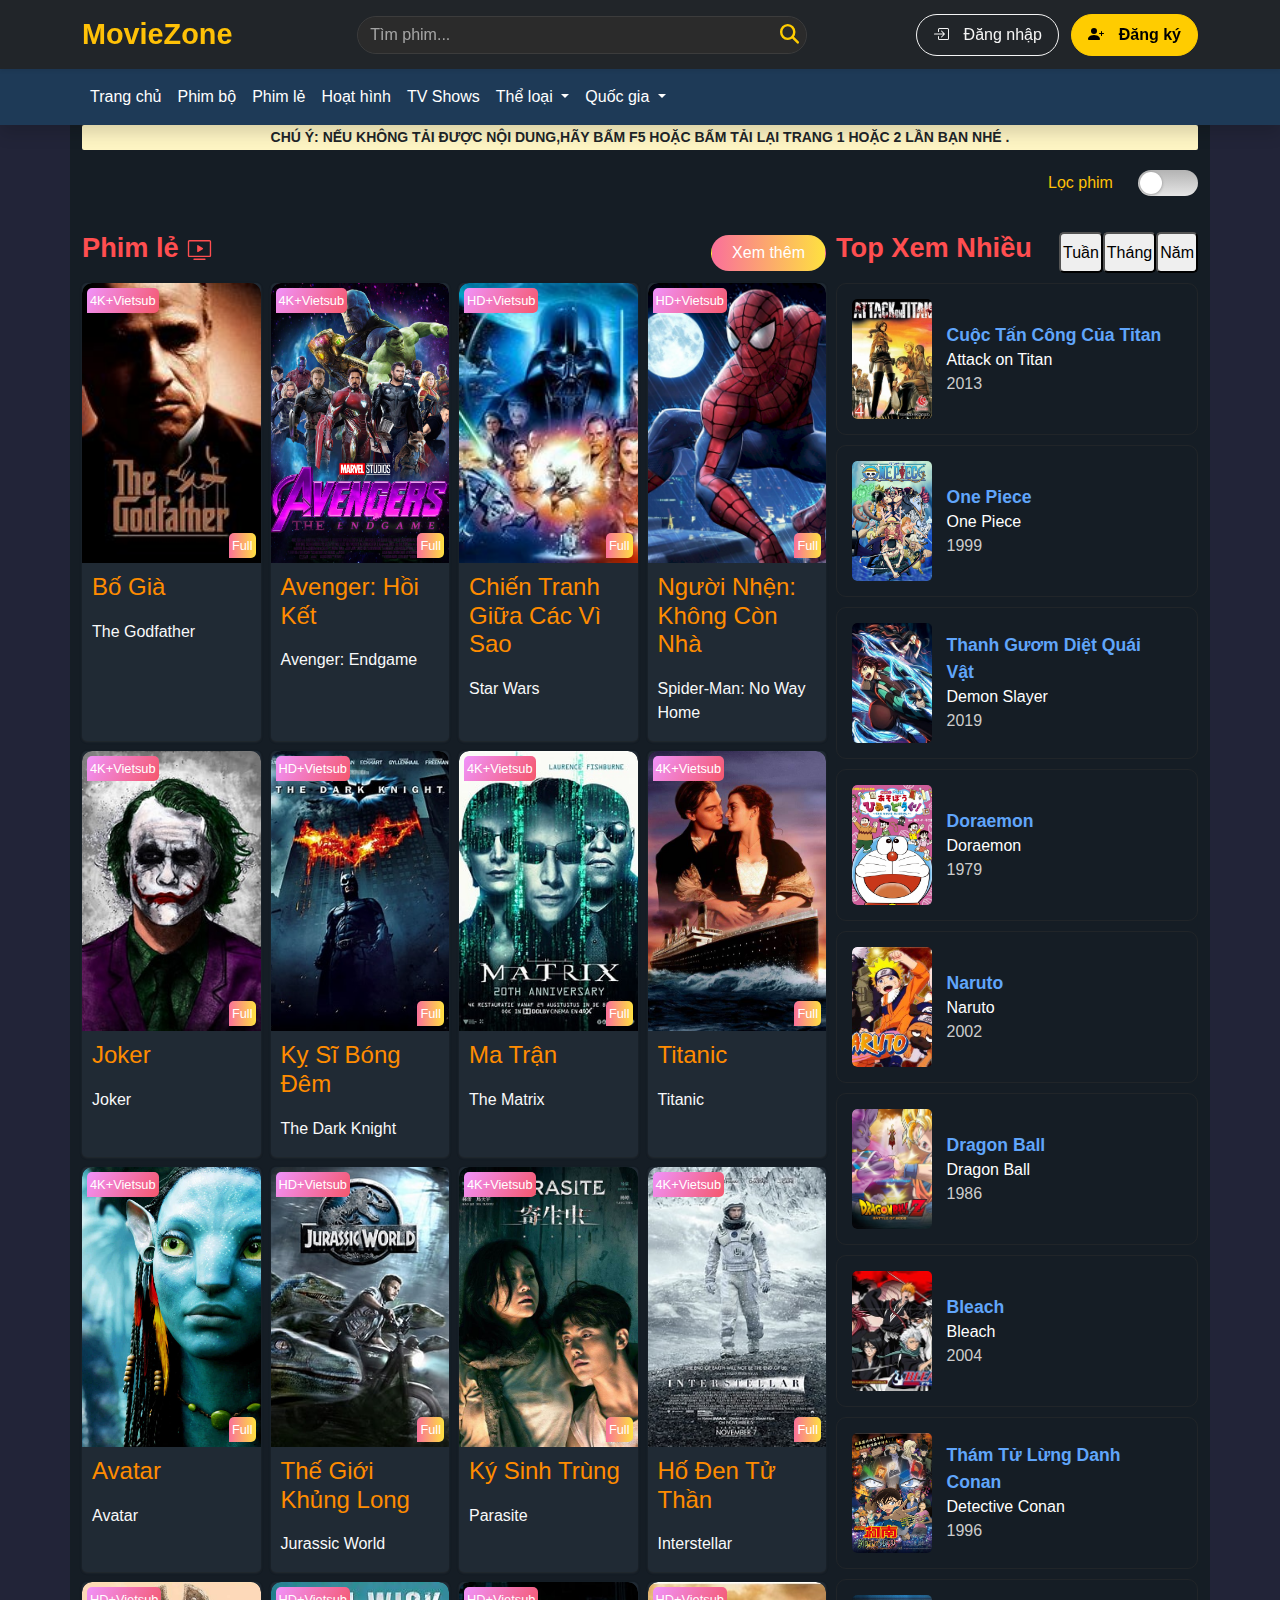
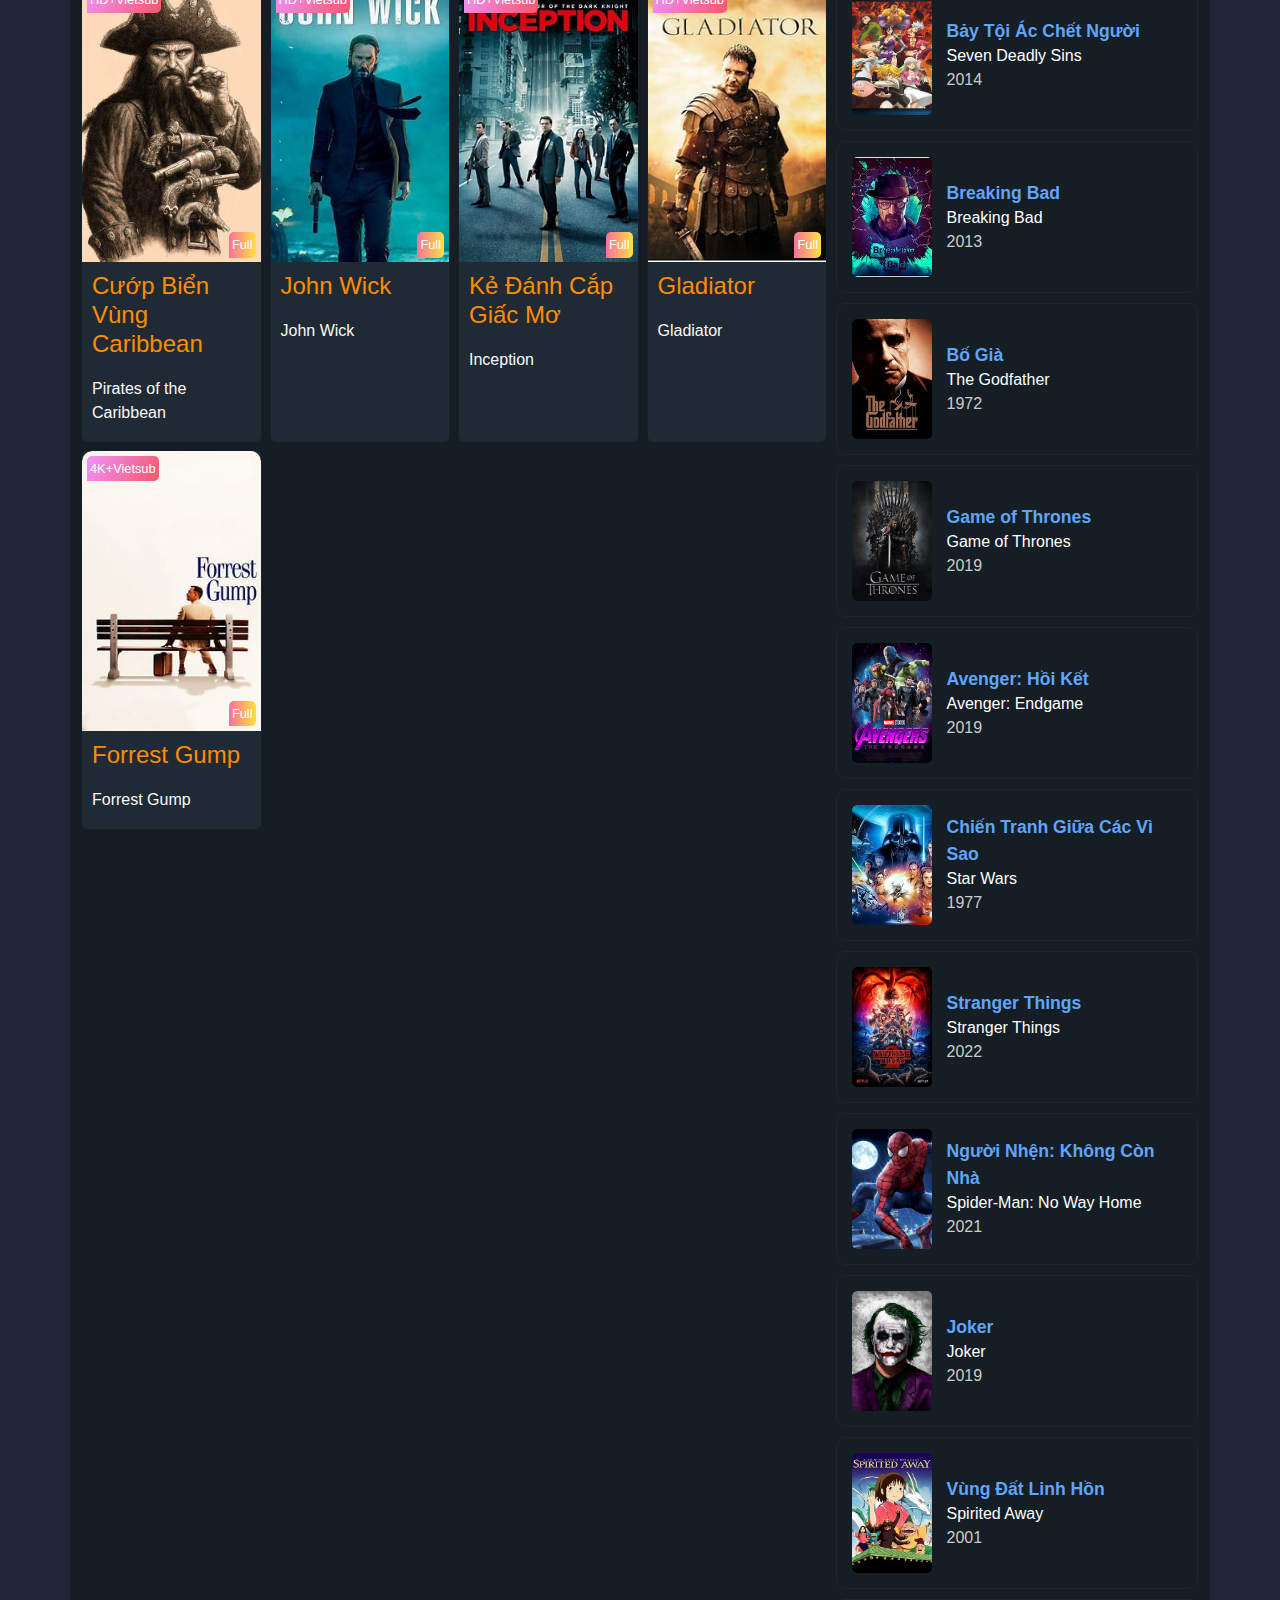
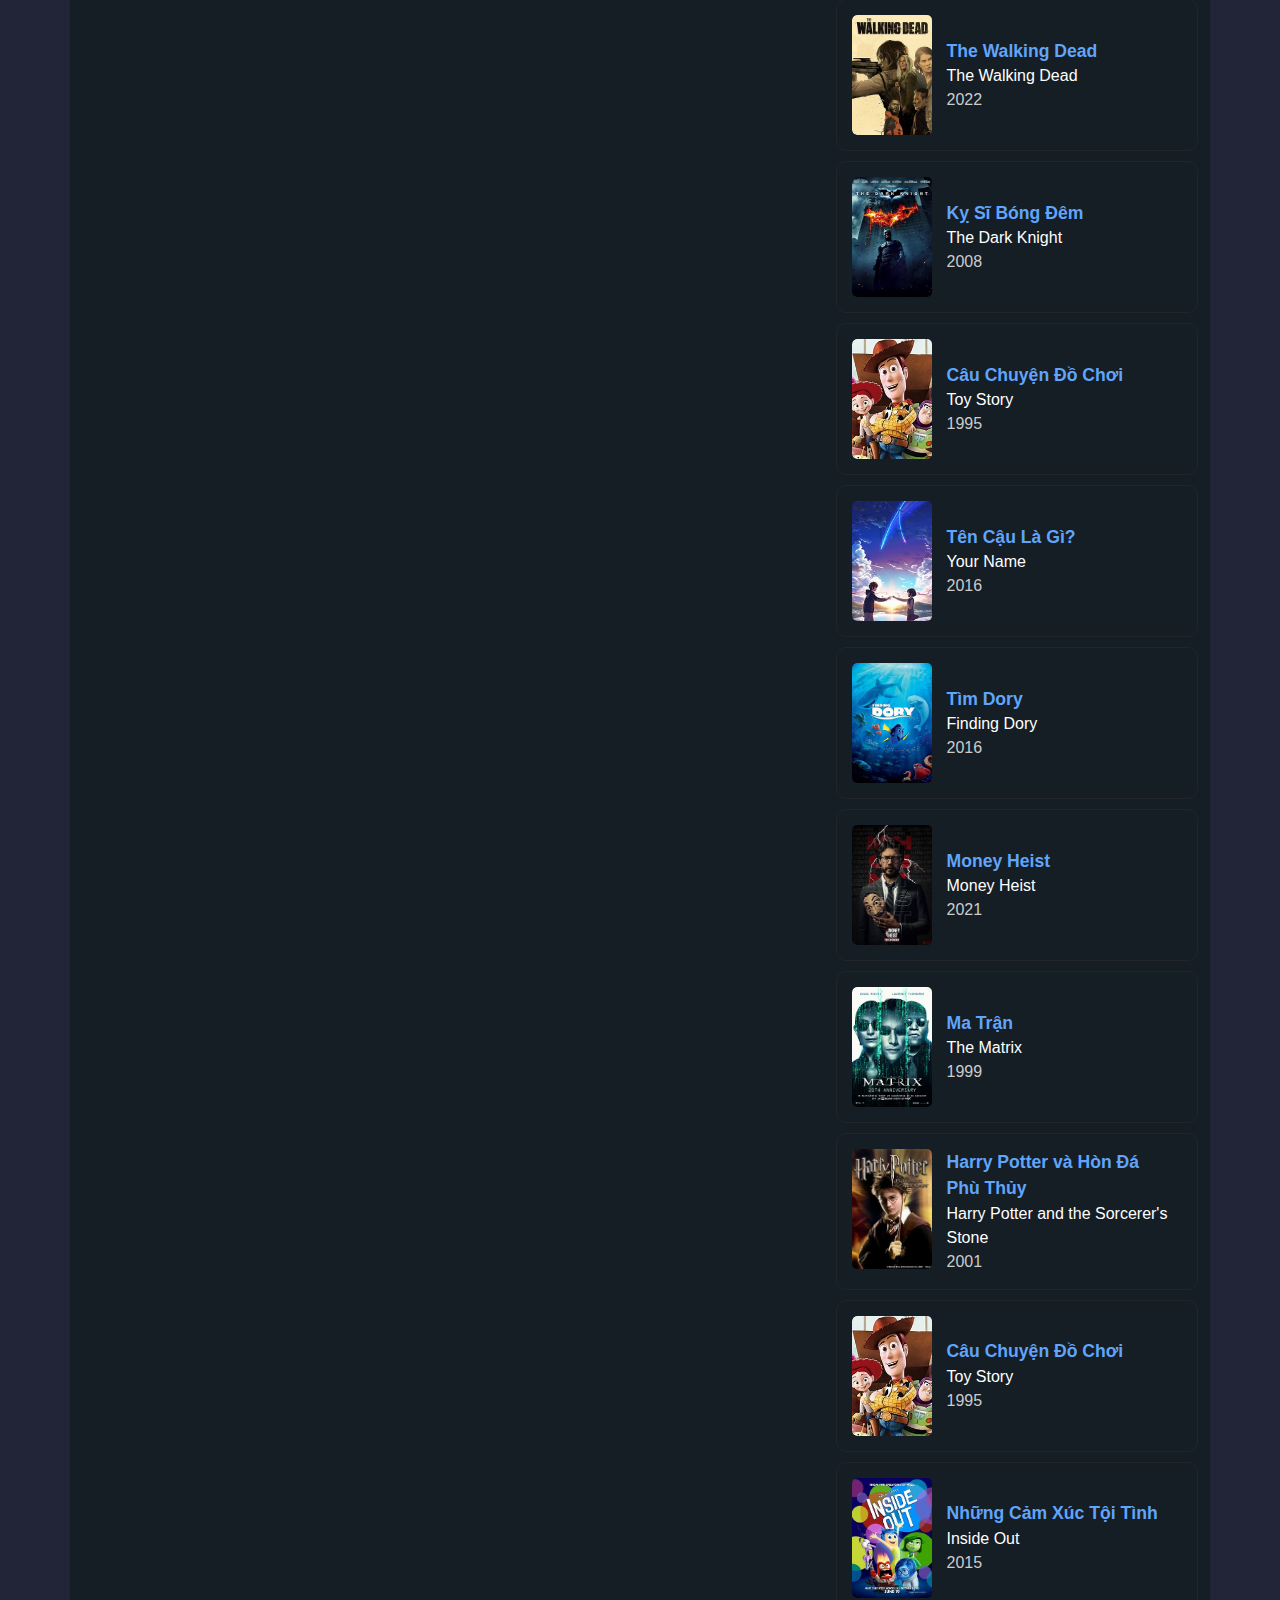
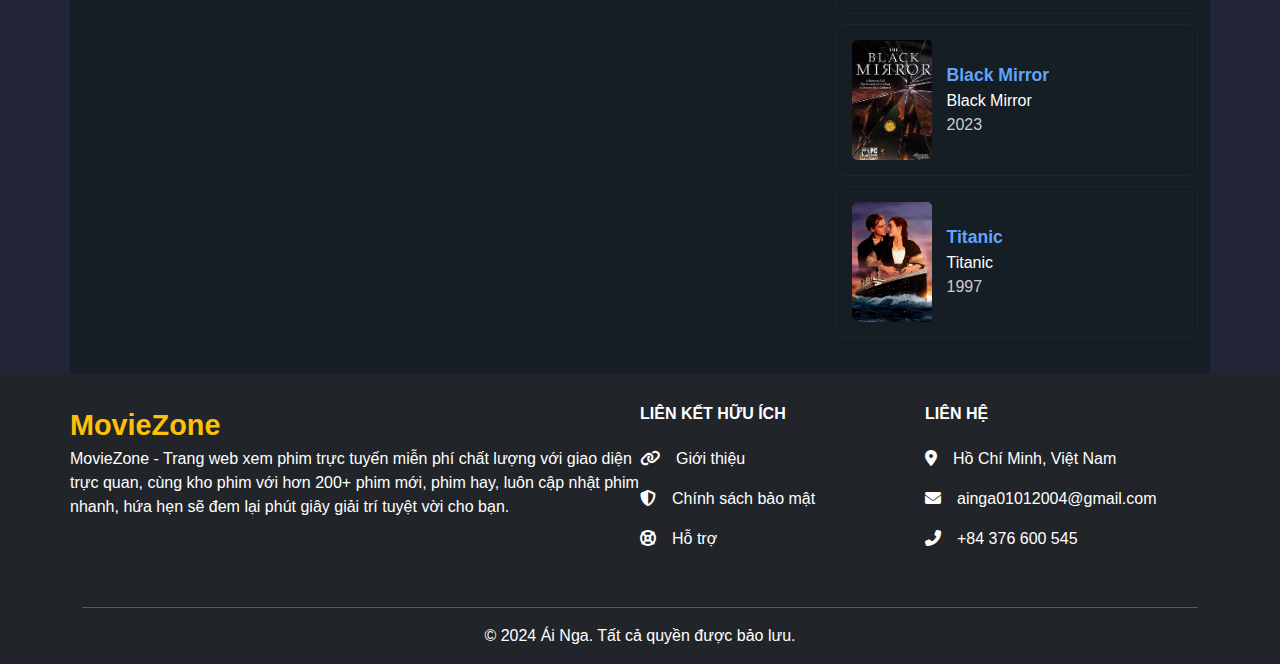
<file: list-single.html>
<!DOCTYPE html>
<html lang="en">

<head>
    <meta charset="UTF-8">
    <meta name="viewport" content="width=device-width, initial-scale=1.0">
    <meta name="keywords" content="website xem phim, moviezone, movie zone">
    <meta name="description" content="website xem phim hd">
    <meta name="author" content="Ái Nga">
    <title>Xem Phim Online</title>
    <link rel="shortcut icon" href="./assets/icons/favicon.ico" type="image/x-icon">
    <!-- Bootstrap CSS -->
    <link rel="stylesheet" href="./assets/bootstrap/css/bootstrap.min.css">
    <!-- Font Awesome -->
    <link rel="stylesheet" href="https://cdnjs.cloudflare.com/ajax/libs/font-awesome/6.7.2/css/all.min.css">
    <!-- add JS -->
    <script src="./assets/js/common.js"></script>
    <script src="./data/movie.js"></script>

    <!-- Custom CSS -->
    <link rel="stylesheet" href="./assets/styles/css/style.css">
</head>

<body style="background: #222438;">
    <!-- Navbar -->
    <script>addNavbar();</script>
    <!-- Navbar end-->

    <!-- Header -->
    <header class="main-header mt-0">
        <!-- Navbar header -->
        <script>addNavbarHeader();</script>

        <!-- Note -->
        <script>addNote();</script>
    </header>
    <!-- Header end -->

    <!-- Main -->
    <main class="background container">
        <!-- Lọc phim -->
        <div class="filter">
            <div class="row top">
                <div class="filter-box">
                    <div class="filter-label-container">
                        <label for="check-filter" class="filter-label">Lọc phim</label>
                    </div>
                    <div class="checkbox-container">
                        <div class="checkbox-filter">
                            <input class="yep" id="check-filter" type="checkbox">
                            <label for="check-filter"></label>
                        </div>
                    </div>
                </div>
            </div>

            <div class="row filter" id="filter">
                <div class="col-md-2 col-sm-4 col-6 gy-3">
                    <select class="select" name="type" id="type">
                        <option value="all">Loại phim</option>
                        <option value="single">Phim lẻ</option>
                        <option value="series">Phim bộ</option>
                        <option value="cartoon">Phim hoạt hình</option>
                        <option value="cartoon">TV Shows</option>
                    </select>
                </div>

                <div class="col-md-2 col-sm-4 col-6 gy-3">
                    <select class="select" name="genre" id="genre">
                        <option value="all">Thể loại</option>
                        <option value="action">Hành động</option>
                        <option value="comedy">Hài</option>
                        <option value="romance">Lãng mạn</option>
                        <option value="horror">Kinh dị</option>
                        <option value="sci-fi">Khoa học viễn tưởng</option>
                        <option value="thriller">Kinh dị tâm lý</option>
                        <option value="mystery">Thần bí</option>
                        <option value="adventure">Phiêu lưu</option>
                    </select>
                </div>

                <div class="col-md-2 col-sm-4 col-6 gy-3">
                    <select class="select" name="country" id="country">
                        <option value="all">Quốc gia</option>
                        <option value="usa">Mỹ</option>
                        <option value="japan">Nhật Bản</option>
                        <option value="korea">Hàn Quốc</option>
                        <option value="china">Trung Quốc</option>
                        <option value="vietnam">Việt Nam</option>
                        <option value="france">Pháp</option>
                        <option value="germany">Đức</option>
                        <option value="spain">Tây Ban Nha</option>
                        <option value="italy">Ý</option>
                        <option value="uk">Anh</option>
                    </select>
                </div>

                <div class="col-md-2 col-sm-4 col-6 gy-3">
                    <select class="select" name="year" id="year">
                        <option value="all">Năm</option>
                        <option value="2024">2024</option>
                        <option value="2023">2023</option>
                        <option value="2022">2022</option>
                        <option value="2021">2021</option>
                        <option value="2020">2020</option>
                        <option value="2019">2019</option>
                        <option value="2018">2018</option>
                        <option value="2017">2017</option>
                        <option value="2016">2016</option>
                        <option value="2015">2015</option>
                    </select>
                </div>

                <div class="col-md-2 col-sm-4 col-6 gy-3">
                    <select class="select" name="sort" id="sort">
                        <option value="all">Sắp xếp</option>
                        <option value="latest">Mới nhất</option>
                        <option value="oldest">Cũ nhất</option>
                        <option value="rating">Đánh giá cao nhất</option>
                        <option value="popular">Phổ biến nhất</option>
                        <option value="views">Lượt xem cao nhất</option>
                        <option value="released">Mới phát hành</option>
                        <option value="duration">Thời gian dài nhất</option>
                        <option value="alphabetical">Theo bảng chữ cái</option>
                    </select>
                </div>

                <div class="col-md-2 col-sm-4 col-6 gy-3">
                    <button type="submit">Lọc</button>
                </div>
            </div>

        </div>
        <!-- Lọc phim end-->

        <!-- Movie main -->
        <div class="container movie-main">
            <div class="row">
                <!-- left -->
                <div class="col-lg-8 col-12">
                    <div class="row pt-3">
                        <div class="movie-control">
                            <h5 class="title">Phim lẻ
                                <img src="assets/icons/movie.svg" alt="Phim lẻ" height="27.2" width="27.2">
                            </h5>

                            <a href="./list-single.html" type="button" class="btn btn-custom">Xem thêm</a>
                        </div>

                        <div class="movie-single">
                            <!-- Movie item -->
                            <script>addAllMovieItemSingle();</script>
                            <!-- Movie item end -->
                        </div>
                    </div>
                </div>


                <!-- right -->
                <div class="col-lg-4 col-12 top-view">
                    <div class="container pt-3">
                        <div class="row control">
                            <h5 class="title col left">Top Xem Nhiều</h5>
                            <div class="col right">
                                <button type="button">Tuần</button>
                                <button type="button">Tháng</button>
                                <button type="button">Năm</button>
                            </div>
                        </div>
                        <script>addTopViews();</script>
                    </div>
                </div>
            </div>
        </div>
    </main>
    <!-- Main end -->

    <!-- Footer -->
    <footer>
        <script>addFooter();</script>
    </footer>
    <!-- Footer end -->

    <!-- Bootstrap JS -->
    <script src="./assets/bootstrap/js/bootstrap.bundle.min.js" defer></script>
    <script src="./assets/js/index.js" defer></script>
</body>

</html>
</file>
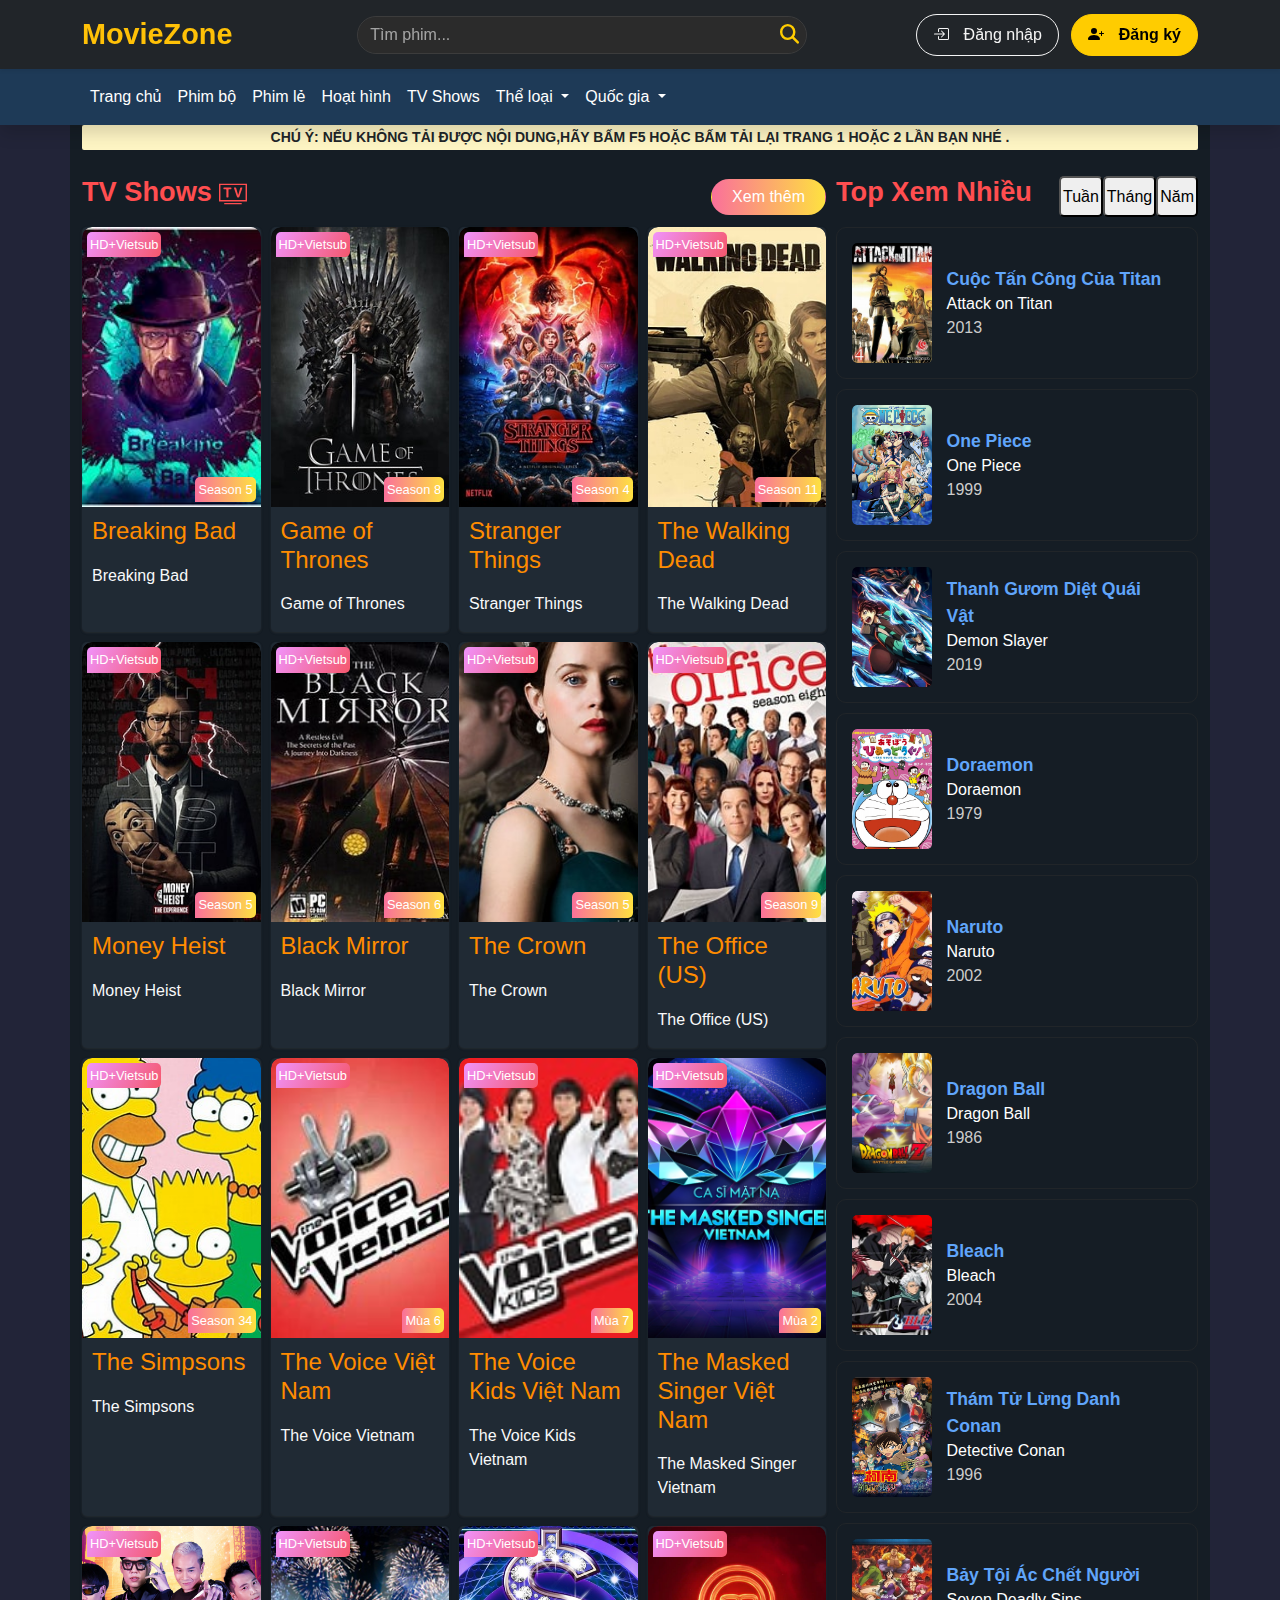
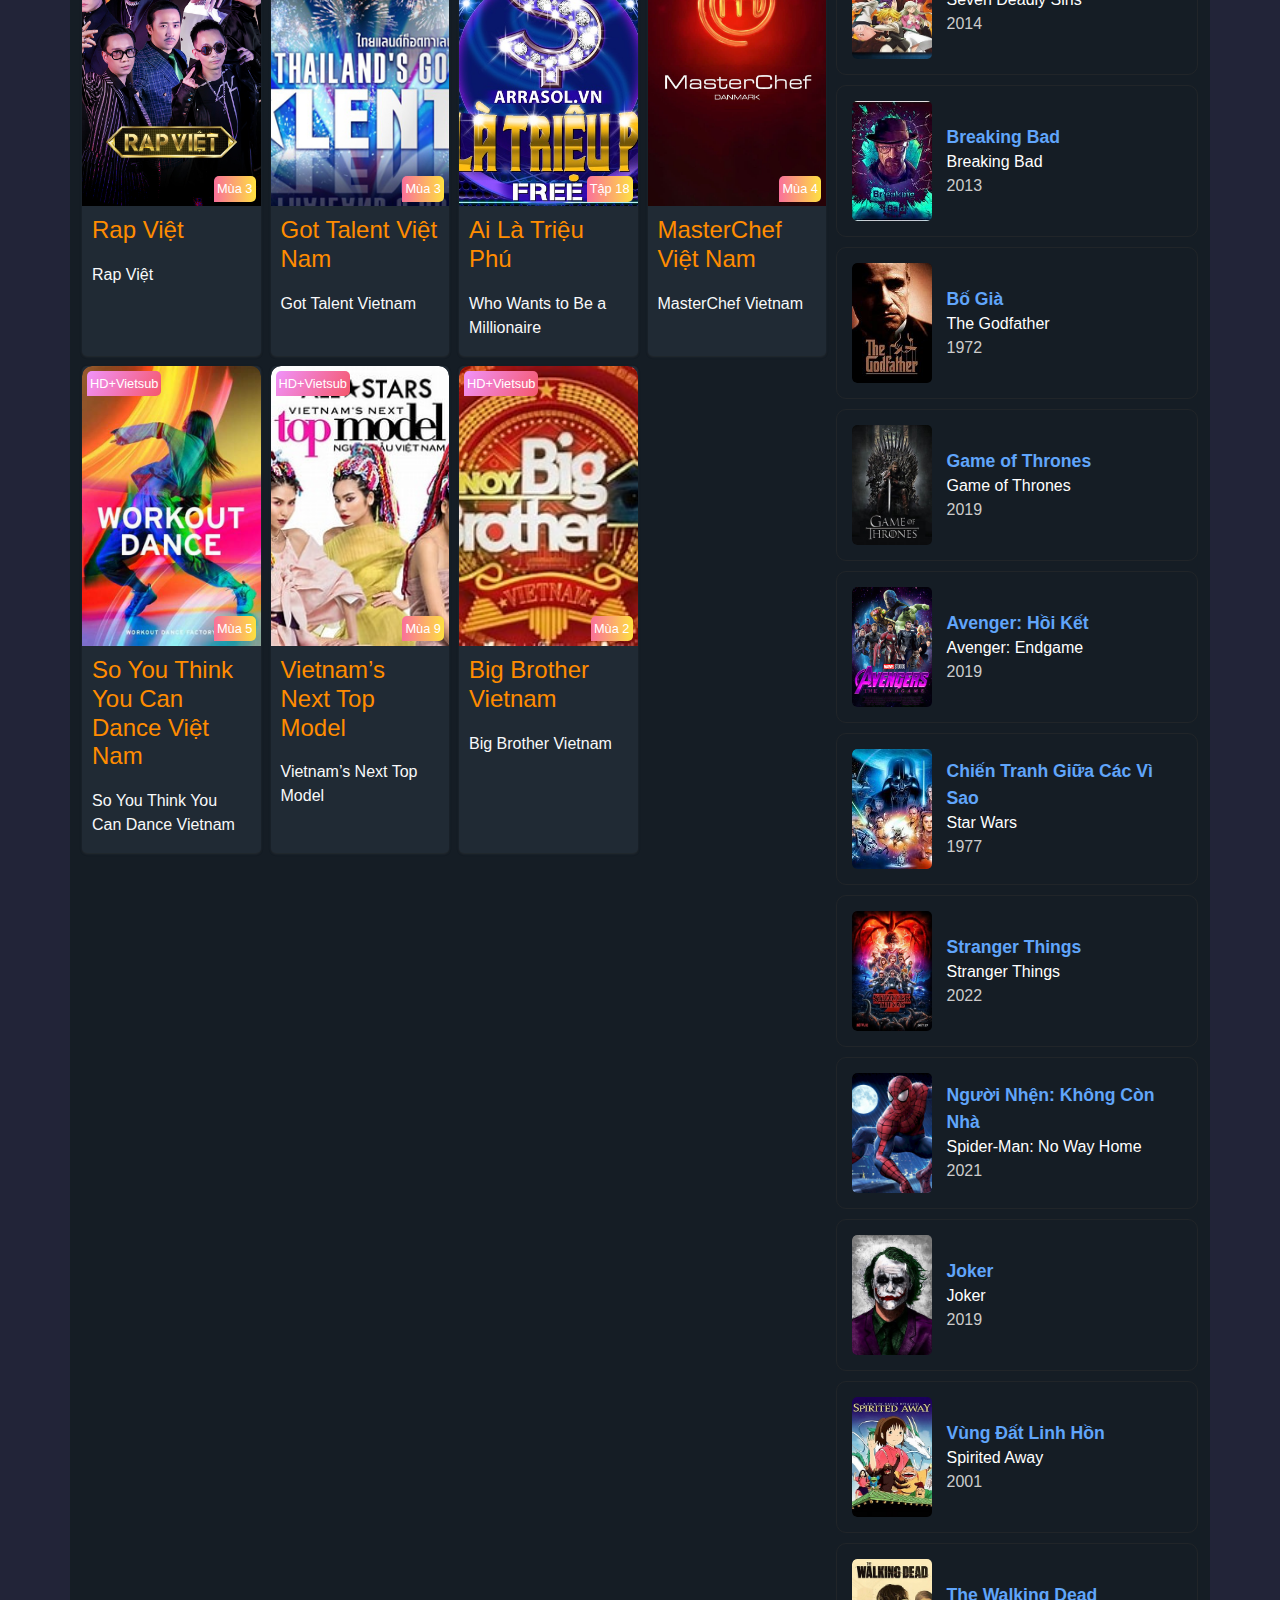
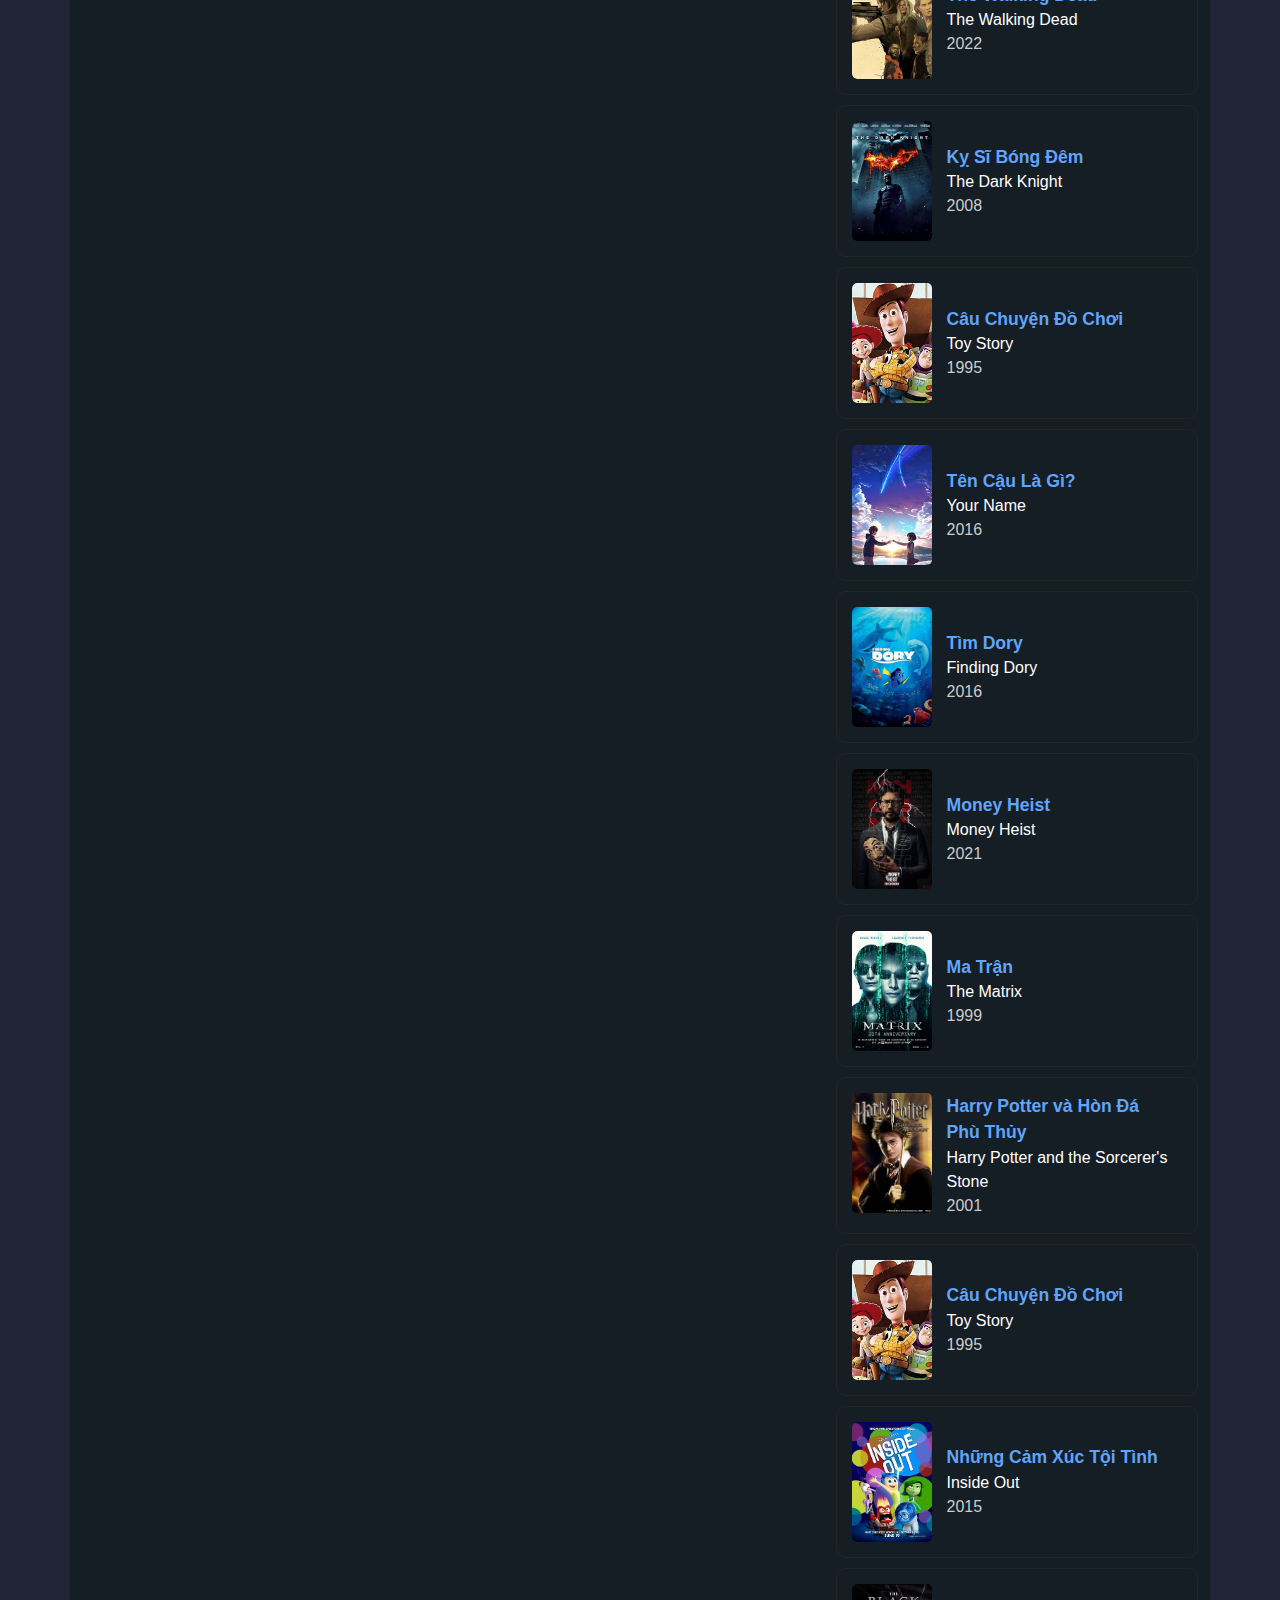
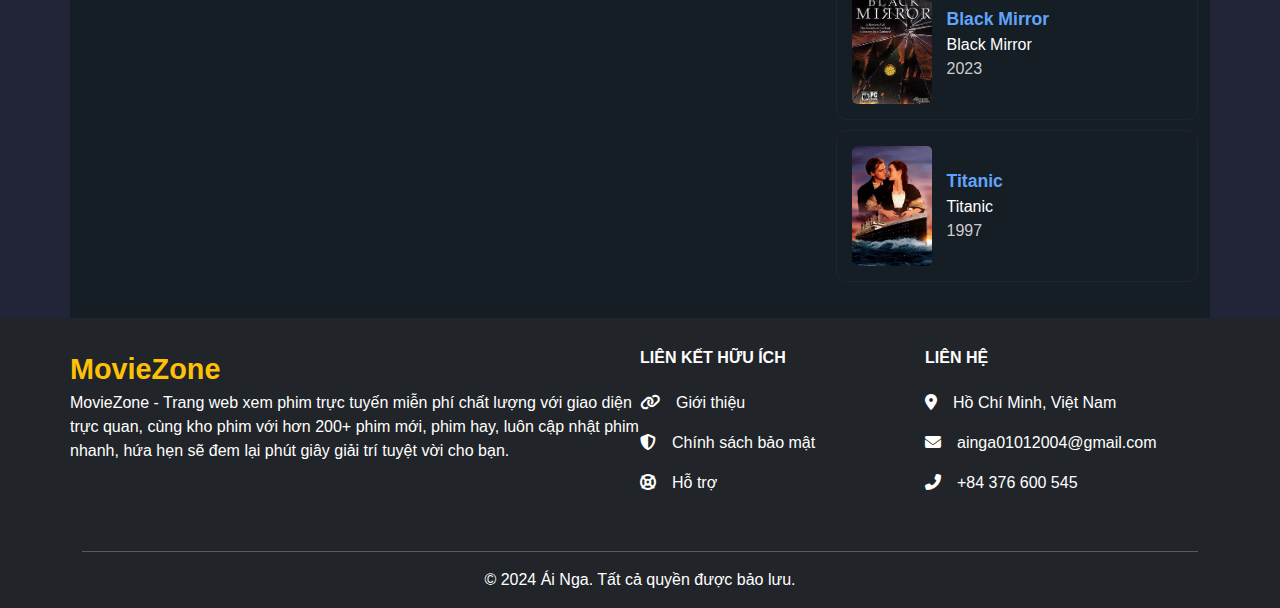
<file: list-tv-show.html>
<!DOCTYPE html>
<html lang="en">

<head>
    <meta charset="UTF-8">
    <meta name="viewport" content="width=device-width, initial-scale=1.0">
    <meta name="keywords" content="website xem phim, moviezone, movie zone">
    <meta name="description" content="website xem phim hd">
    <meta name="author" content="Ái Nga">
    <title>Xem Phim Online</title>
    <link rel="shortcut icon" href="./assets/icons/favicon.ico" type="image/x-icon">
    <!-- Bootstrap CSS -->
    <link rel="stylesheet" href="./assets/bootstrap/css/bootstrap.min.css">
    <!-- Font Awesome -->
    <link rel="stylesheet" href="https://cdnjs.cloudflare.com/ajax/libs/font-awesome/6.7.2/css/all.min.css">
    <!-- add JS -->
    <script src="./assets/js/common.js"></script>
    <script src="./data/movie.js"></script>

    <!-- Custom CSS -->
    <link rel="stylesheet" href="./assets/styles/css/style.css">
</head>

<body style="background: #222438;">
    <!-- Navbar -->
    <script>addNavbar();</script>
    <!-- Navbar end-->

    <!-- Header -->
    <header class="main-header mt-0">
        <!-- Navbar header -->
        <script>addNavbarHeader();</script>

        <!-- Note -->
        <script>addNote();</script>
    </header>
    <!-- Header end -->

    <!-- Main -->
    <main class="background container">
        <!-- Lọc phim -->
        <!-- <div class="filter">
            <div class="row top">
                <div class="filter-box">
                    <div class="filter-label-container">
                        <label for="check-filter" class="filter-label">Lọc phim</label>
                    </div>
                    <div class="checkbox-container">
                        <div class="checkbox-filter">
                            <input class="yep" id="check-filter" type="checkbox">
                            <label for="check-filter"></label>
                        </div>
                    </div>
                </div>
            </div>

            <div class="row filter" id="filter">
                <div class="col-md-2 col-sm-4 col-6 gy-3">
                    <select class="select" name="type" id="type">
                        <option value="all">Loại phim</option>
                        <option value="single">Phim lẻ</option>
                        <option value="series">Phim bộ</option>
                        <option value="cartoon">Phim hoạt hình</option>
                        <option value="cartoon">TV Shows</option>
                    </select>
                </div>

                <div class="col-md-2 col-sm-4 col-6 gy-3">
                    <select class="select" name="genre" id="genre">
                        <option value="all">Thể loại</option>
                        <option value="action">Hành động</option>
                        <option value="comedy">Hài</option>
                        <option value="romance">Lãng mạn</option>
                        <option value="horror">Kinh dị</option>
                        <option value="sci-fi">Khoa học viễn tưởng</option>
                        <option value="thriller">Tâm lý</option>
                        <option value="mystery">Kỳ ảo</option>
                        <option value="adventure">Phiêu lưu</option>
                        <option value="adventure">Hoạt hình</option>
                        <option value="adventure">Chương trình thực tế</option>
                        <option value="adventure">Hình sự</option>
                        <option value="adventure">Âm nhạc</option>
                    </select>
                </div>

                <div class="col-md-2 col-sm-4 col-6 gy-3">
                    <select class="select" name="country" id="country">
                        <option value="all">Quốc gia</option>
                        <option value="usa">Mỹ</option>
                        <option value="japan">Nhật Bản</option>
                        <option value="korea">Hàn Quốc</option>
                        <option value="china">Trung Quốc</option>
                        <option value="vietnam">Việt Nam</option>
                        <option value="france">Pháp</option>
                        <option value="germany">Đức</option>
                        <option value="spain">Tây Ban Nha</option>
                        <option value="italy">Ý</option>
                        <option value="uk">Anh</option>
                    </select>
                </div>

                <div class="col-md-2 col-sm-4 col-6 gy-3">
                    <select class="select" name="year" id="year">
                        <option value="all">Năm</option>
                        <option value="2024">2024</option>
                        <option value="2023">2023</option>
                        <option value="2022">2022</option>
                        <option value="2021">2021</option>
                        <option value="2020">2020</option>
                        <option value="2019">2019</option>
                        <option value="2018">2018</option>
                        <option value="2017">2017</option>
                        <option value="2016">2016</option>
                        <option value="2015">2015</option>
                    </select>
                </div>

                <div class="col-md-2 col-sm-4 col-6 gy-3">
                    <select class="select" name="sort" id="sort">
                        <option value="all">Sắp xếp</option>
                        <option value="latest">Mới nhất</option>
                        <option value="oldest">Cũ nhất</option>
                        <option value="rating">Đánh giá cao nhất</option>
                        <option value="popular">Phổ biến nhất</option>
                        <option value="views">Lượt xem cao nhất</option>
                        <option value="released">Mới phát hành</option>
                        <option value="duration">Thời gian dài nhất</option>
                        <option value="alphabetical">Theo bảng chữ cái</option>
                    </select>
                </div>

                <div class="col-md-2 col-sm-4 col-6 gy-3">
                    <button type="submit">Lọc</button>
                </div>
            </div>

        </div> -->
        <!-- Lọc phim end-->

        <!-- Movie main -->
        <div class="container movie-main">
            <div class="row">
                <!-- left -->
                <div class="col-lg-8 col-12">
                    <div class="row py-3">
                        <div class="movie-control">
                            <h5 class="title">TV Shows
                                <img src="assets/icons/tv-shows.svg" alt="TV Shows" height="27.2" width="27.2">
                            </h5>

                            <a type="button" class="btn btn-custom" href="list-tv-show.html">Xem thêm</a>
                        </div>

                        <div class="tv-shows">
                            <!-- Movie item -->
                            <script>addAllMovieItemTVShows();</script>
                            <!-- Movie item end -->
                        </div>
                    </div>
                </div>


                <!-- right -->
                <div class="col-lg-4 col-12 top-view">
                    <div class="container pt-3">
                        <div class="row control">
                            <h5 class="title col left">Top Xem Nhiều</h5>
                            <div class="col right">
                                <button type="button">Tuần</button>
                                <button type="button">Tháng</button>
                                <button type="button">Năm</button>
                            </div>
                        </div>
                        <script>addTopViews();</script>
                    </div>
                </div>
            </div>
        </div>
    </main>
    <!-- Main end -->

    <!-- Footer -->
    <footer>
        <script>addFooter();</script>
    </footer>
    <!-- Footer end -->

    <!-- Bootstrap JS -->
    <script src="./assets/bootstrap/js/bootstrap.bundle.min.js" defer></script>
    <script src="./assets/js/index.js" defer></script>
</body>

</html>
</file>
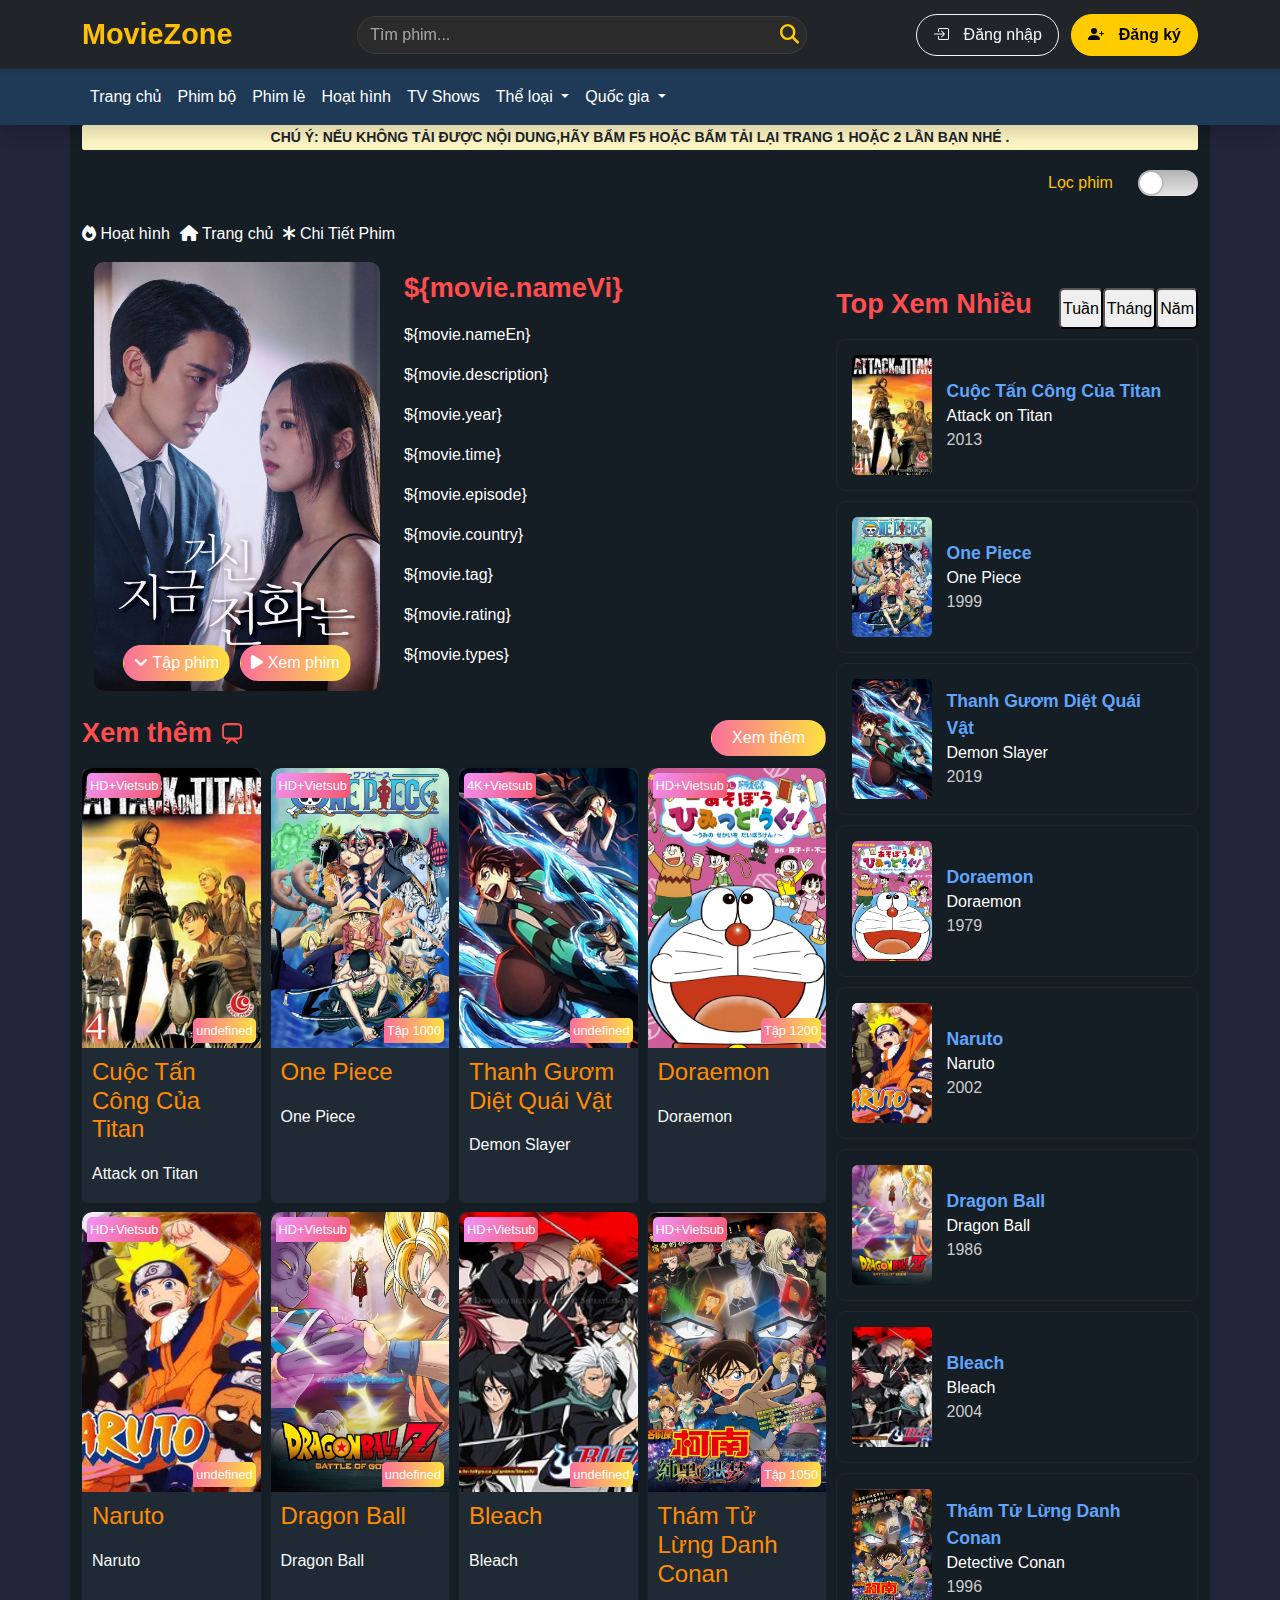
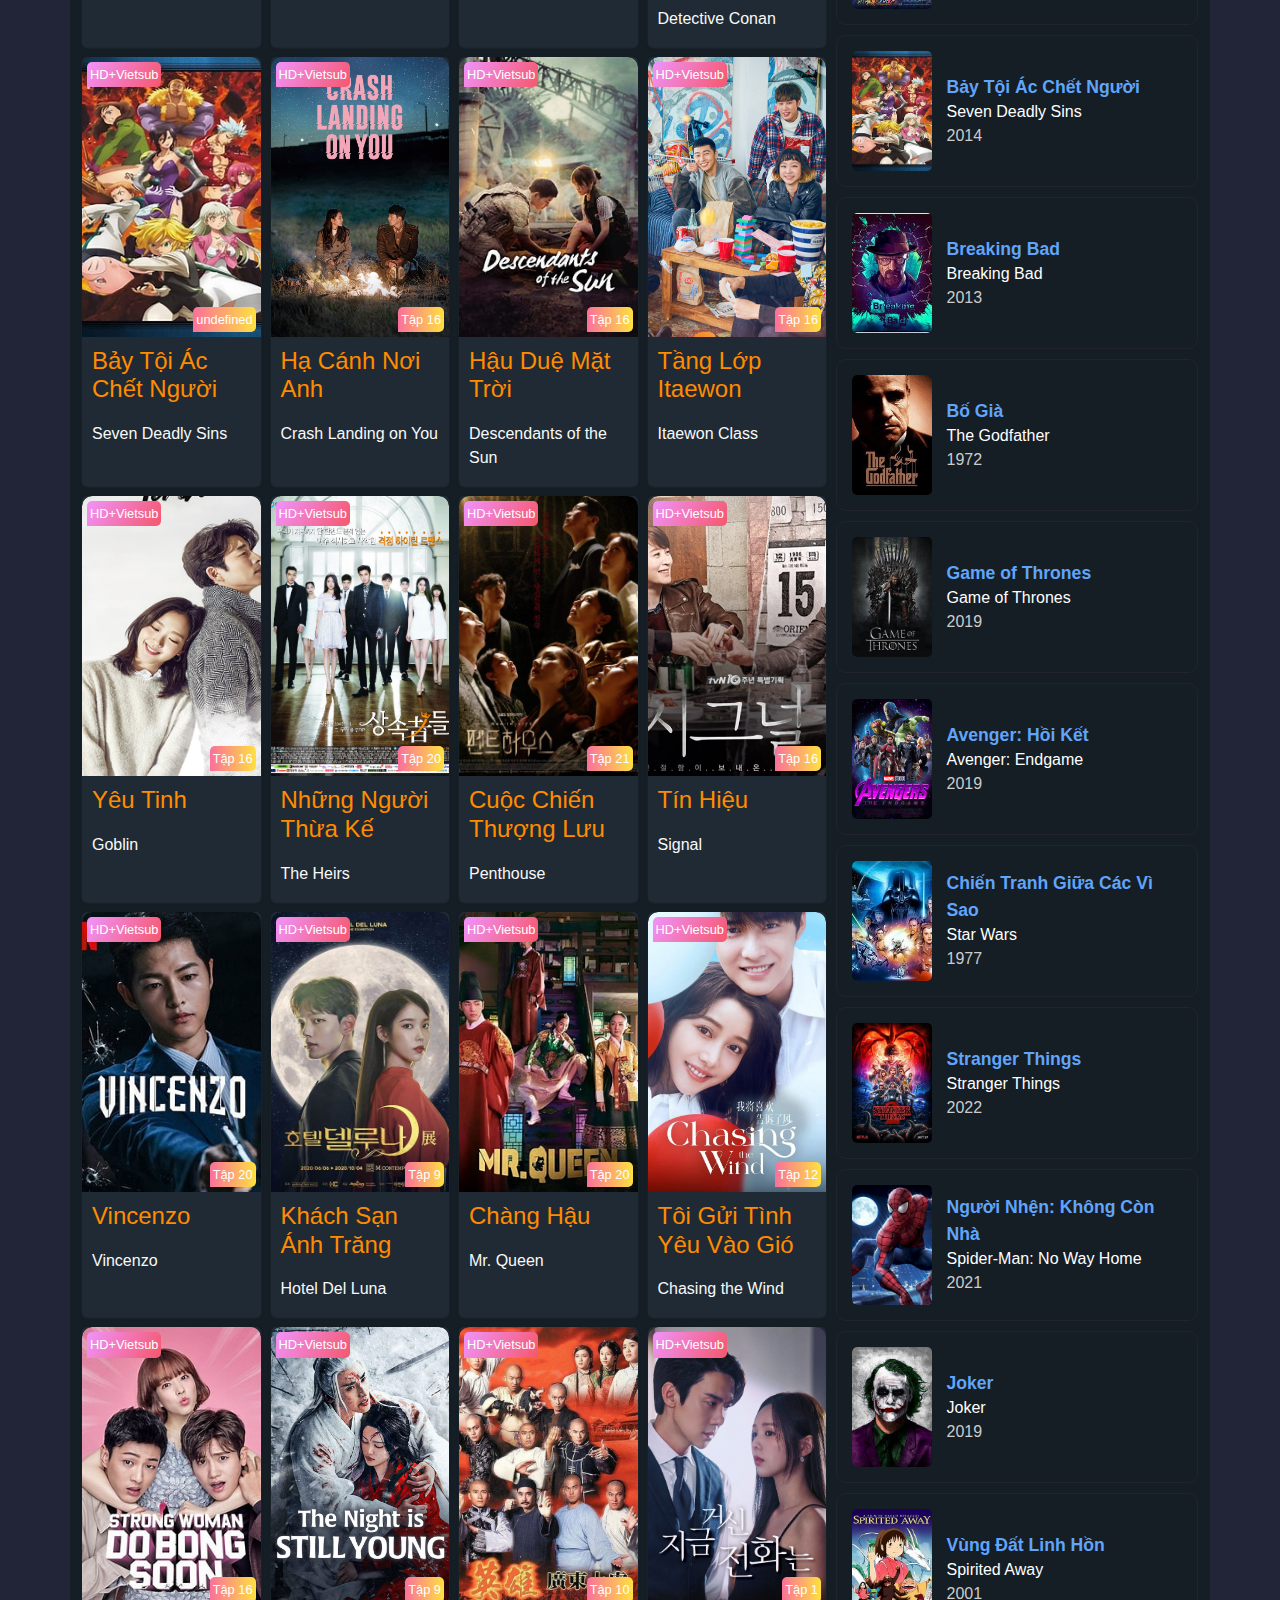
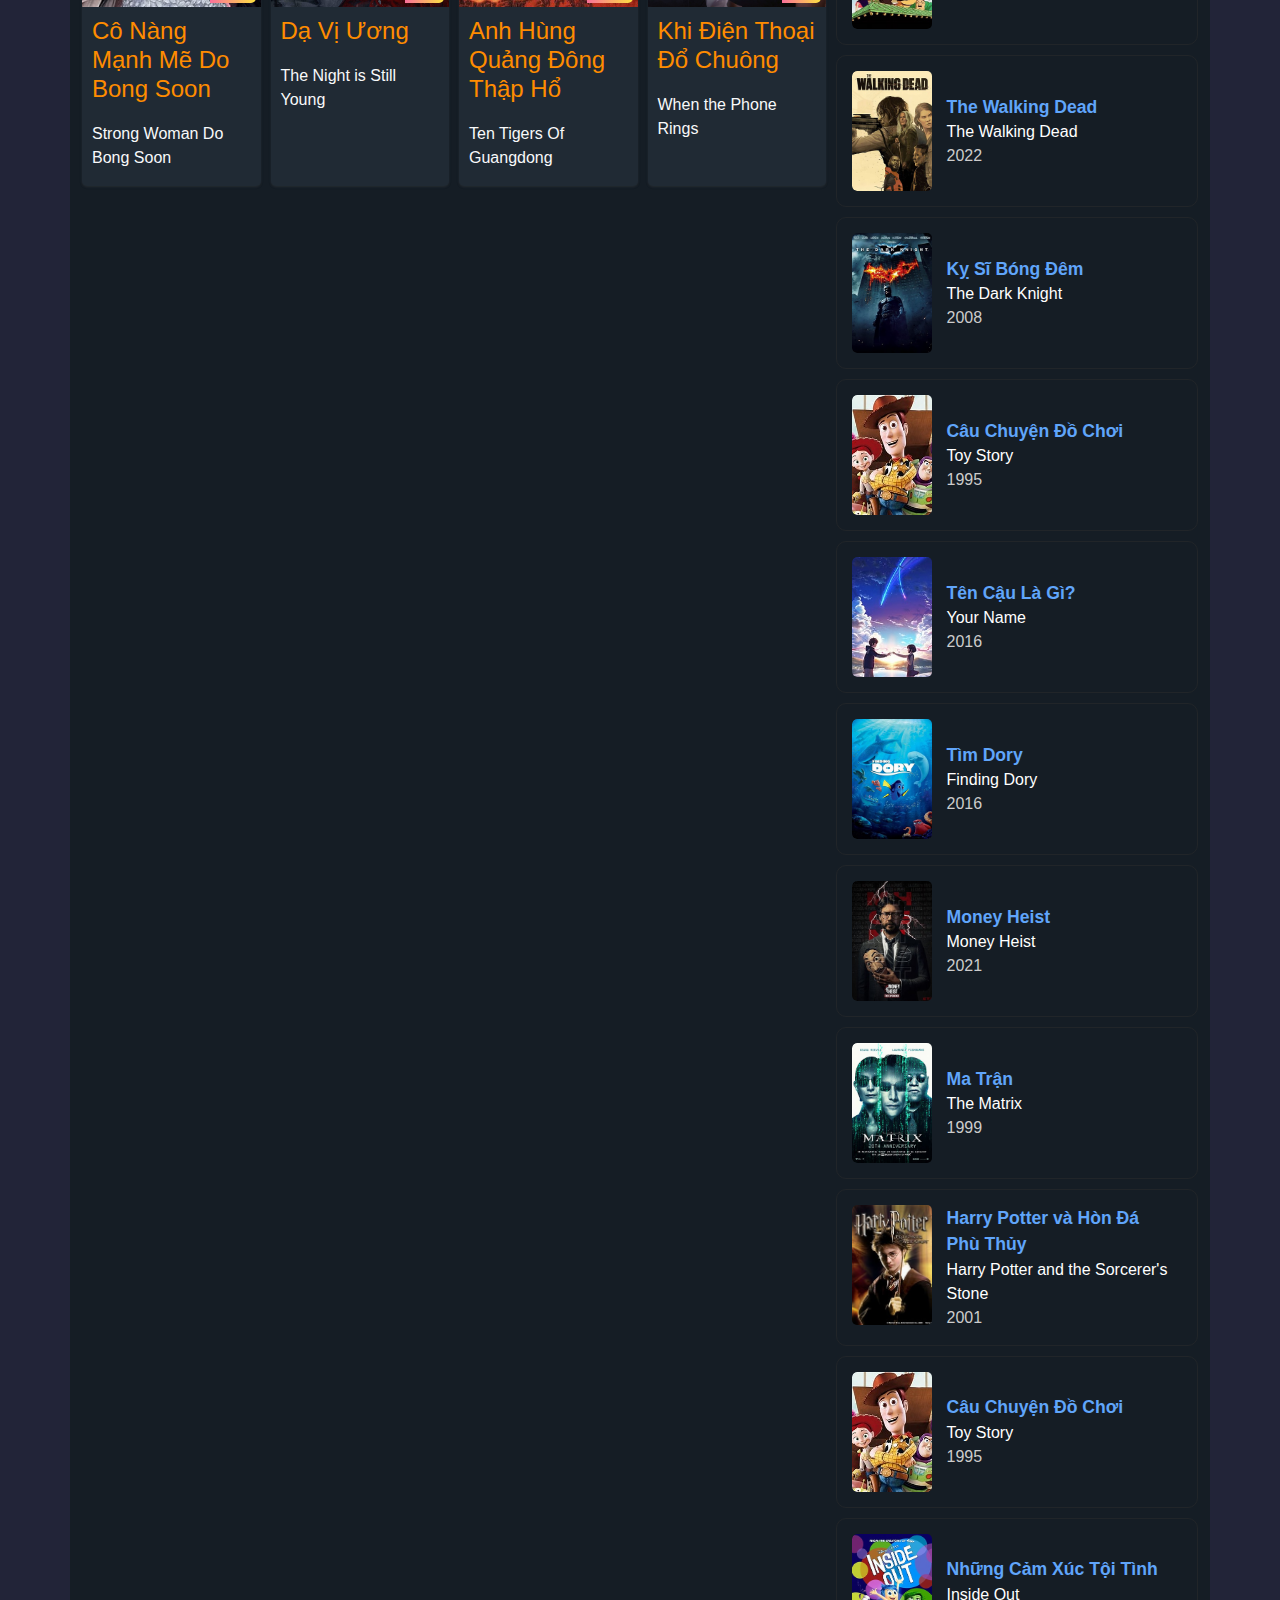
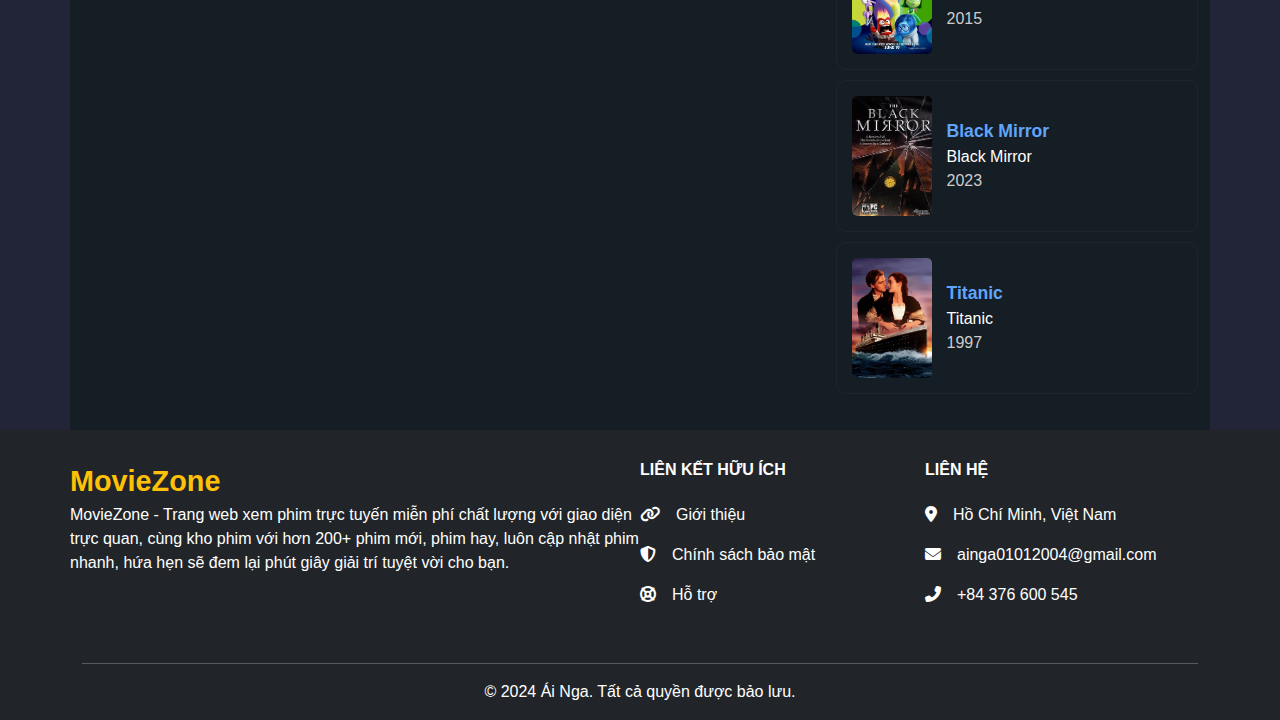
<file: movie-detail.html>
<!DOCTYPE html>
<html lang="en">

<head>
    <meta charset="UTF-8">
    <meta name="viewport" content="width=device-width, initial-scale=1.0">
    <meta name="keywords" content="website xem phim, moviezone, movie zone">
    <meta name="description" content="website xem phim hd">
    <meta name="author" content="Ái Nga">
    <title>Xem Phim Online</title>
    <link rel="shortcut icon" href="./assets/icons/favicon.ico" type="image/x-icon">
    <!-- Bootstrap CSS -->
    <link rel="stylesheet" href="./assets/bootstrap/css/bootstrap.min.css">
    <!-- Font Awesome -->
    <link rel="stylesheet" href="https://cdnjs.cloudflare.com/ajax/libs/font-awesome/6.7.2/css/all.min.css">
    <!-- add JS -->
    <script src="./assets/js/common.js"></script>
    <script src="./data/movie.js"></script>

    <!-- Custom CSS -->
    <link rel="stylesheet" href="./assets/styles/css/style.css">
</head>

<body style="background: #222438;">
    <!-- Navbar -->
    <script>addNavbar();</script>
    <!-- Navbar end-->

    <!-- Header -->
    <header class="main-header mt-0">
        <!-- Navbar header -->
        <script>addNavbarHeader();</script>

        <!-- Note -->
        <script>addNote();</script>
    </header>
    <!-- Header end -->

    <!-- Main -->
    <main class="background container">
        <!-- Lọc phim -->
        <div class="filter mb-3">
            <div class="row top">
                <div class="filter-box">
                    <div class="filter-label-container">
                        <label for="check-filter" class="filter-label">Lọc phim</label>
                    </div>
                    <div class="checkbox-container">
                        <div class="checkbox-filter">
                            <input class="yep" id="check-filter" type="checkbox">
                            <label for="check-filter"></label>
                        </div>
                    </div>
                </div>
            </div>

            <div class="row filter" id="filter">
                <div class="col-md-2 col-sm-4 col-6 gy-3">
                    <select class="select" name="type" id="type">
                        <option value="all">Loại phim</option>
                        <option value="single">Phim lẻ</option>
                        <option value="series">Có thể bạn sẽ thích</option>
                        <option value="cartoon">Phim hoạt hình</option>
                        <option value="cartoon">TV Shows</option>
                    </select>
                </div>

                <div class="col-md-2 col-sm-4 col-6 gy-3">
                    <select class="select" name="genre" id="genre">
                        <option value="all">Thể loại</option>
                        <option value="action">Hành động</option>
                        <option value="comedy">Hài</option>
                        <option value="romance">Lãng mạn</option>
                        <option value="horror">Kinh dị</option>
                        <option value="sci-fi">Khoa học viễn tưởng</option>
                        <option value="thriller">Tâm lý</option>
                        <option value="mystery">Kỳ ảo</option>
                        <option value="adventure">Phiêu lưu</option>
                        <option value="adventure">Hoạt hình</option>
                        <option value="adventure">Chương trình thực tế</option>
                        <option value="adventure">Hình sự</option>
                        <option value="adventure">Âm nhạc</option>
                    </select>
                </div>

                <div class="col-md-2 col-sm-4 col-6 gy-3">
                    <select class="select" name="country" id="country">
                        <option value="all">Quốc gia</option>
                        <option value="usa">Mỹ</option>
                        <option value="japan">Nhật Bản</option>
                        <option value="korea">Hàn Quốc</option>
                        <option value="china">Trung Quốc</option>
                        <option value="vietnam">Việt Nam</option>
                        <option value="france">Pháp</option>
                        <option value="germany">Đức</option>
                        <option value="spain">Tây Ban Nha</option>
                        <option value="italy">Ý</option>
                        <option value="uk">Anh</option>
                    </select>
                </div>

                <div class="col-md-2 col-sm-4 col-6 gy-3">
                    <select class="select" name="year" id="year">
                        <option value="all">Năm</option>
                        <option value="2024">2024</option>
                        <option value="2023">2023</option>
                        <option value="2022">2022</option>
                        <option value="2021">2021</option>
                        <option value="2020">2020</option>
                        <option value="2019">2019</option>
                        <option value="2018">2018</option>
                        <option value="2017">2017</option>
                        <option value="2016">2016</option>
                        <option value="2015">2015</option>
                    </select>
                </div>

                <div class="col-md-2 col-sm-4 col-6 gy-3">
                    <select class="select" name="sort" id="sort">
                        <option value="all">Sắp xếp</option>
                        <option value="latest">Mới nhất</option>
                        <option value="oldest">Cũ nhất</option>
                        <option value="rating">Đánh giá cao nhất</option>
                        <option value="popular">Phổ biến nhất</option>
                        <option value="views">Lượt xem cao nhất</option>
                        <option value="released">Mới phát hành</option>
                        <option value="duration">Thời gian dài nhất</option>
                        <option value="alphabetical">Theo bảng chữ cái</option>
                    </select>
                </div>

                <div class="col-md-2 col-sm-4 col-6 gy-3">
                    <button type="submit">Lọc</button>
                </div>
            </div>

        </div>
        <!-- Lọc phim end-->

        <!-- Movie main -->
        <div class="container movie-main">
            <div class="row">
                <div class="col-12 breadcrumb-box">
                    <nav>
                        <ul class="breadcrumb-nav">
                            <li class="item"><a href=""><i class="fa-solid fa-fire"></i> Hoạt hình</a></li>
                            <li class="item"><a href=""><i class="fa-solid fa-house"></i> Trang chủ</a></li>
                            <li class="item"><a href=""><i class="fa-solid fa-asterisk"></i> Chi Tiết Phim</a></li>
                        </ul>
                    </nav>
                </div>
            </div>

            <div class="row">
                <!-- left -->
                <div class="col-lg-8 col-12">
                    <div class="row movie-detail">
                        <div class="col-lg-5 col-12 img-detail">
                            <!-- <img src="${movie.imgSrc}" alt="${movie.alt}"> -->
                            <img src="./assets/images/movie/khi-dien-thoai-do-chuong-thumb.jpg" alt="${movie.alt}">
                            <div class="btn-play">
                                <button class="btn btn-custom"><a href="#episode"><i class="fa-solid fa-angle-down"></i>
                                        Tập
                                        phim</a></button>
                                <button class="btn btn-custom"><a href="./movie-play.html"><i
                                            class="fa-solid fa-play"></i> Xem
                                        phim</a></button>
                            </div>
                        </div>
                        <div class="col-lg-7 col-12">
                            <div class="movie-name">
                                <h4 class="name-vi title">${movie.nameVi}</h4>
                                <p class="name-en">${movie.nameEn}</p>
                            </div>
                            <div class="movie-info">
                                <p class="movie-description">${movie.description}</p>
                                <p class="movie-year">${movie.year}</p>
                                <p class="movie-time">${movie.time}</p>
                                <p class="movie-episode">${movie.episode}</p>
                                <p class="movie-country">${movie.country}</p>
                                <p class="movie-tag">${movie.tag}</p>
                                <p class="movie-rating">${movie.rating}</p>
                                <p class="movie-types">${movie.types}</p>
                            </div>
                        </div>
                    </div>

                    <!-- Có thể bạn sẽ thích -->
                    <div class="row pt-3">
                        <div class="movie-control">
                            <h5 class="title">Xem thêm
                                <img src="assets/icons/series.svg" alt="Có thể bạn sẽ thích" height="27.2" width="27.2">
                            </h5>

                            <a href="./list-series.html" type="button" class="btn btn-custom">Xem thêm</a>
                        </div>
                        <div class="movie-series">
                            <!-- Movie item -->
                            <script>addAllMovieItemSeries();</script>
                            <!-- Movie item end -->
                        </div>
                    </div>
                </div>


                <!-- right -->
                <div class="col-lg-4 col-12 top-view">
                    <div class="container pt-3">
                        <div class="row control">
                            <h5 class="title col left">Top Xem Nhiều</h5>
                            <div class="col right">
                                <button type="button">Tuần</button>
                                <button type="button">Tháng</button>
                                <button type="button">Năm</button>
                            </div>
                        </div>
                        <script>addTopViews();</script>
                    </div>
                </div>
            </div>
        </div>
    </main>
    <!-- Main end -->

    <!-- Footer -->
    <footer>
        <script>addFooter();</script>
    </footer>
    <!-- Footer end -->

    <!-- Bootstrap JS -->
    <script src="./assets/bootstrap/js/bootstrap.bundle.min.js" defer></script>
    <script src="./assets/js/index.js" defer></script>
</body>

</html>
</file>
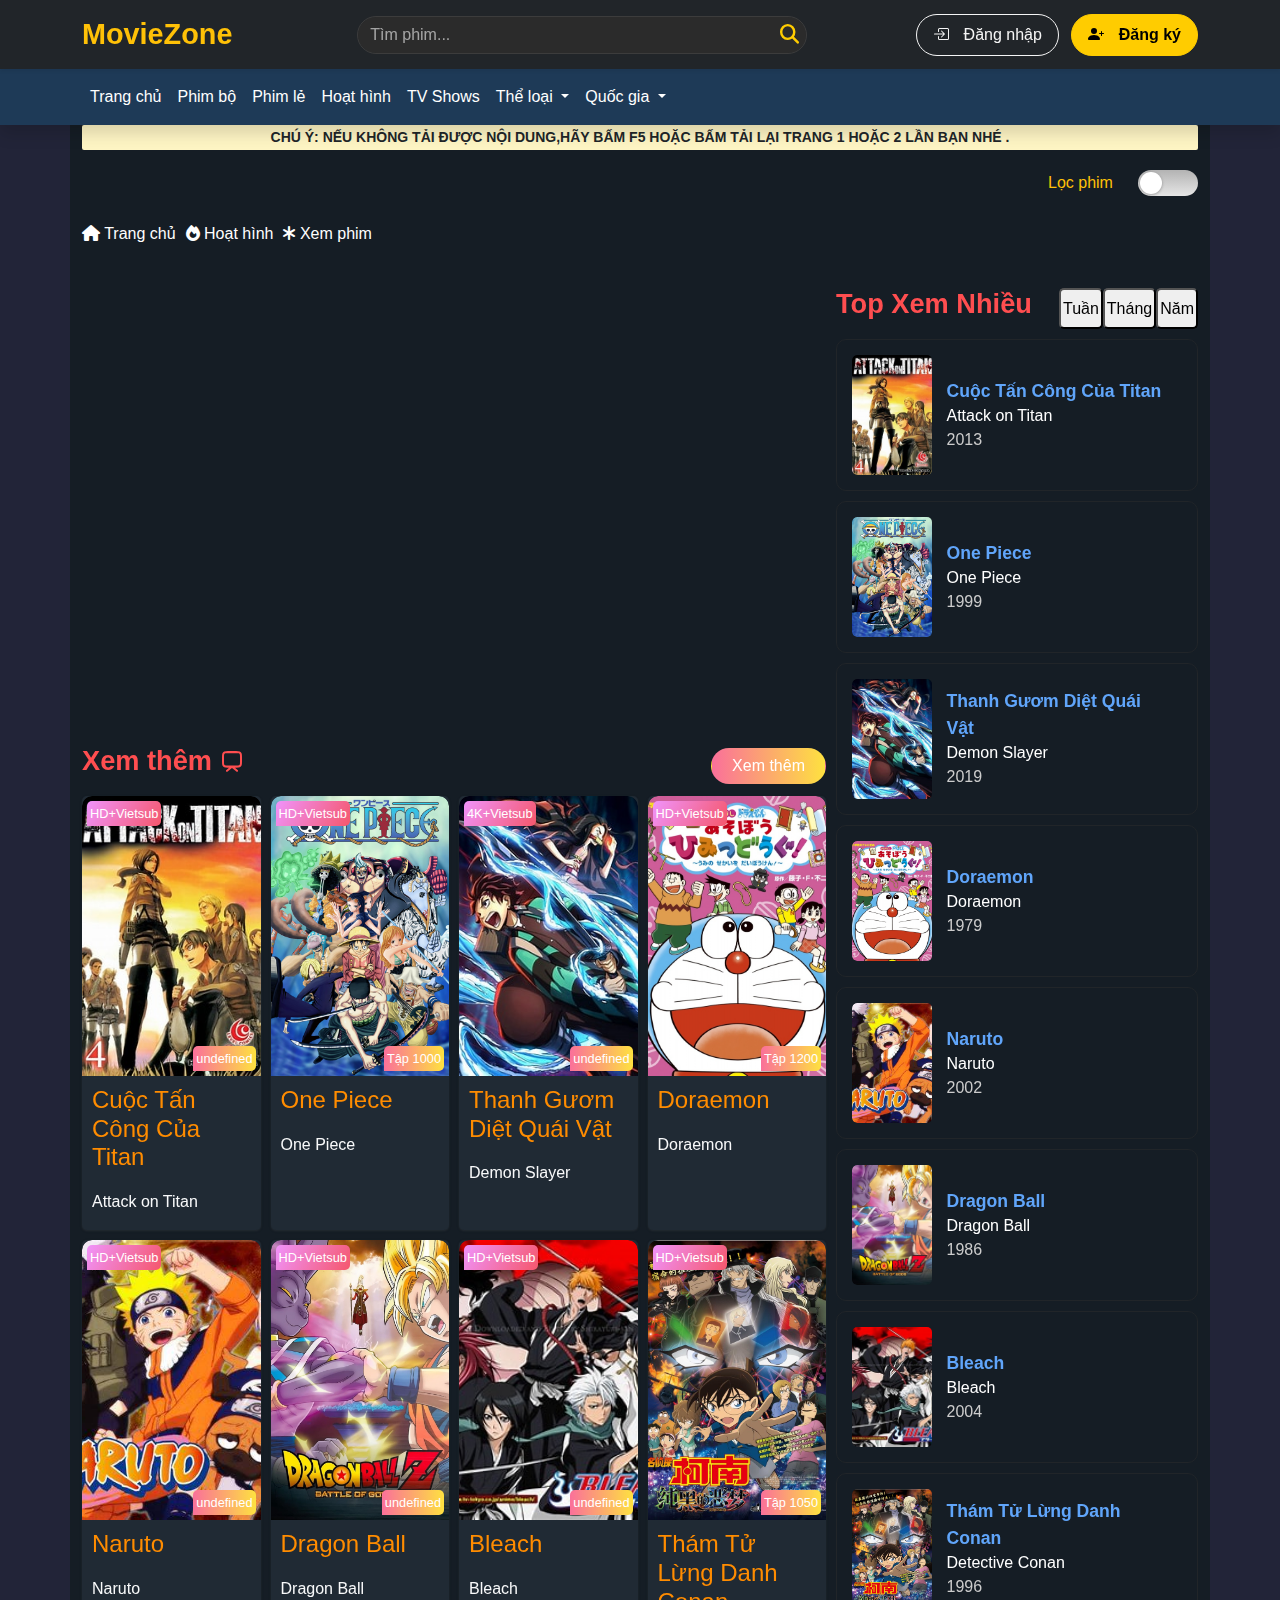
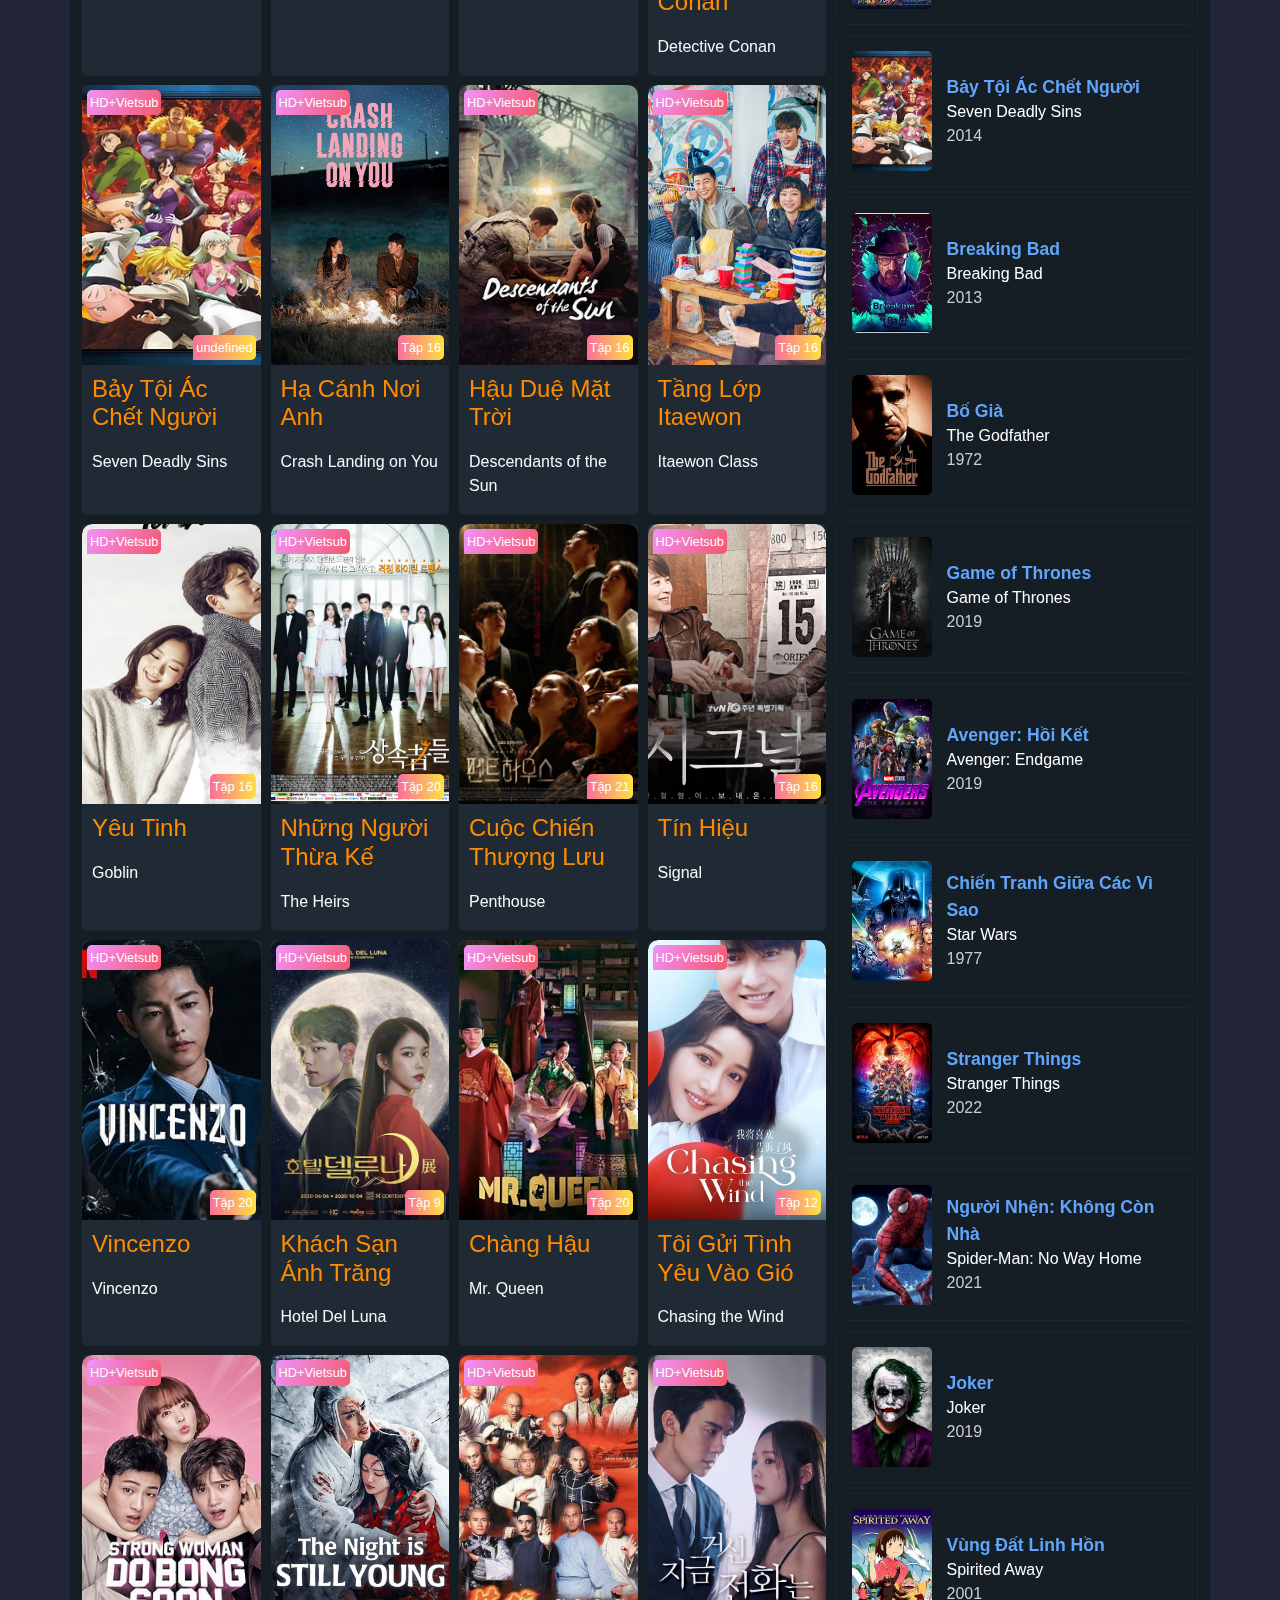
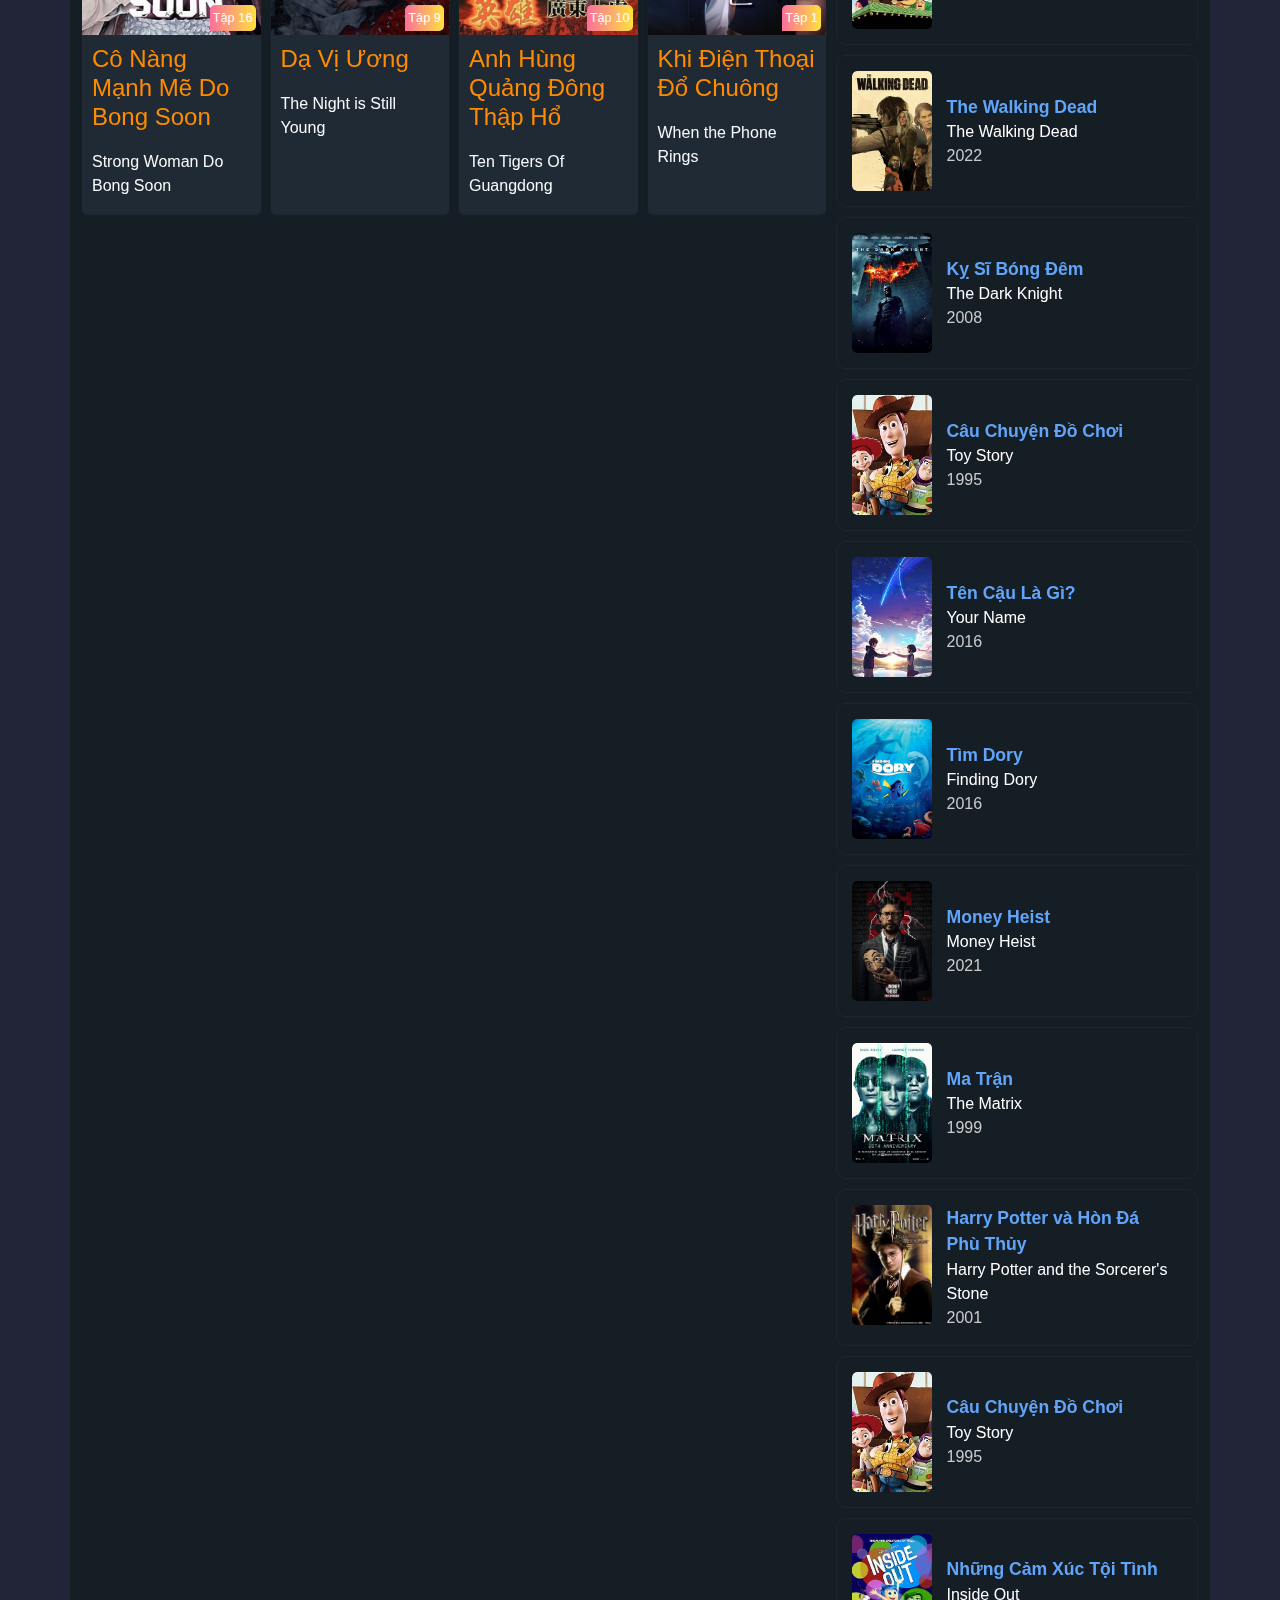
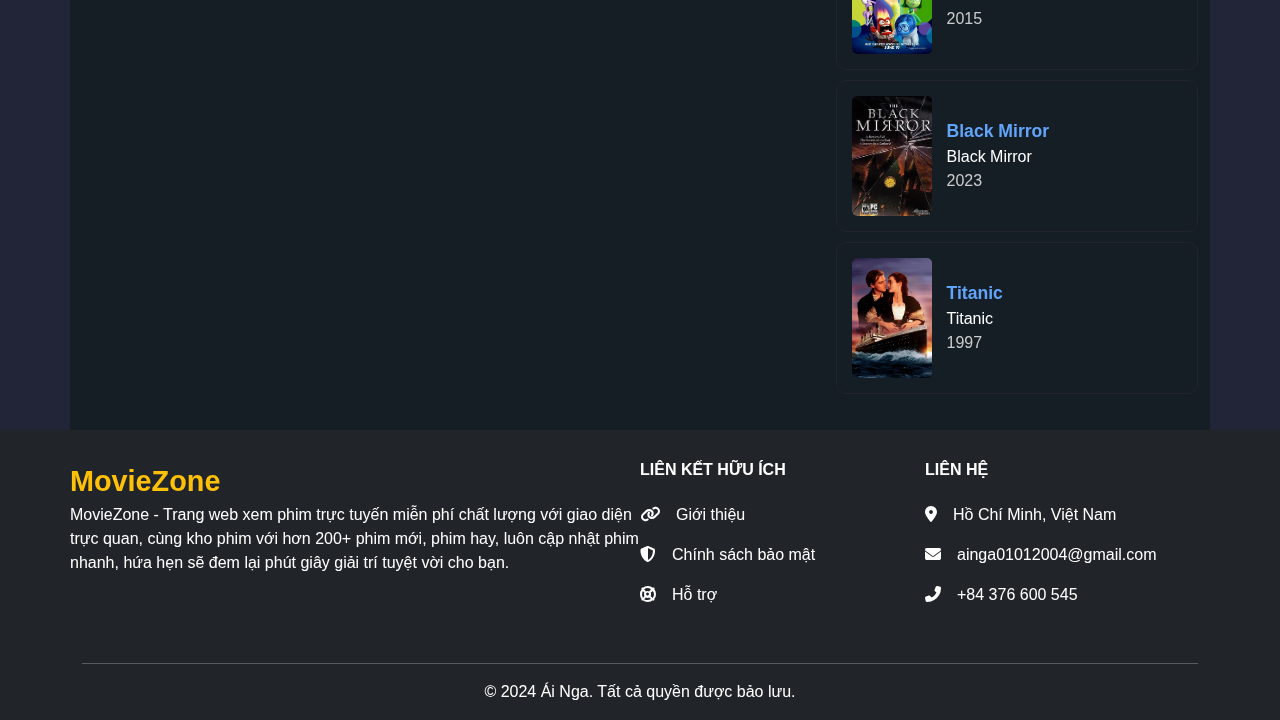
<file: movie-play.html>
<!DOCTYPE html>
<html lang="en">

<head>
    <meta charset="UTF-8">
    <meta name="viewport" content="width=device-width, initial-scale=1.0">
    <meta name="keywords" content="website xem phim, moviezone, movie zone">
    <meta name="description" content="website xem phim hd">
    <meta name="author" content="Ái Nga">
    <title>Xem Phim Online</title>
    <link rel="shortcut icon" href="./assets/icons/favicon.ico" type="image/x-icon">
    <!-- Bootstrap CSS -->
    <link rel="stylesheet" href="./assets/bootstrap/css/bootstrap.min.css">
    <!-- Font Awesome -->
    <link rel="stylesheet" href="https://cdnjs.cloudflare.com/ajax/libs/font-awesome/6.7.2/css/all.min.css">
    <!-- add JS -->
    <script src="./assets/js/common.js"></script>
    <script src="./data/movie.js"></script>

    <!-- Custom CSS -->
    <link rel="stylesheet" href="./assets/styles/css/style.css">
</head>

<body style="background: #222438;">
    <!-- Navbar -->
    <script>addNavbar();</script>
    <!-- Navbar end-->

    <!-- Header -->
    <header class="main-header mt-0">
        <!-- Navbar header -->
        <script>addNavbarHeader();</script>

        <!-- Note -->
        <script>addNote();</script>
    </header>
    <!-- Header end -->

    <!-- Main -->
    <main class="background container">
        <!-- Lọc phim -->
        <div class="filter mb-3">
            <div class="row top">
                <div class="filter-box">
                    <div class="filter-label-container">
                        <label for="check-filter" class="filter-label">Lọc phim</label>
                    </div>
                    <div class="checkbox-container">
                        <div class="checkbox-filter">
                            <input class="yep" id="check-filter" type="checkbox">
                            <label for="check-filter"></label>
                        </div>
                    </div>
                </div>
            </div>

            <div class="row filter" id="filter">
                <div class="col-md-2 col-sm-4 col-6 gy-3">
                    <select class="select" name="type" id="type">
                        <option value="all">Loại phim</option>
                        <option value="single">Phim lẻ</option>
                        <option value="series">Có thể bạn sẽ thích</option>
                        <option value="cartoon">Phim hoạt hình</option>
                        <option value="cartoon">TV Shows</option>
                    </select>
                </div>

                <div class="col-md-2 col-sm-4 col-6 gy-3">
                    <select class="select" name="genre" id="genre">
                        <option value="all">Thể loại</option>
                        <option value="action">Hành động</option>
                        <option value="comedy">Hài</option>
                        <option value="romance">Lãng mạn</option>
                        <option value="horror">Kinh dị</option>
                        <option value="sci-fi">Khoa học viễn tưởng</option>
                        <option value="thriller">Tâm lý</option>
                        <option value="mystery">Kỳ ảo</option>
                        <option value="adventure">Phiêu lưu</option>
                        <option value="adventure">Hoạt hình</option>
                        <option value="adventure">Chương trình thực tế</option>
                        <option value="adventure">Hình sự</option>
                        <option value="adventure">Âm nhạc</option>
                    </select>
                </div>

                <div class="col-md-2 col-sm-4 col-6 gy-3">
                    <select class="select" name="country" id="country">
                        <option value="all">Quốc gia</option>
                        <option value="usa">Mỹ</option>
                        <option value="japan">Nhật Bản</option>
                        <option value="korea">Hàn Quốc</option>
                        <option value="china">Trung Quốc</option>
                        <option value="vietnam">Việt Nam</option>
                        <option value="france">Pháp</option>
                        <option value="germany">Đức</option>
                        <option value="spain">Tây Ban Nha</option>
                        <option value="italy">Ý</option>
                        <option value="uk">Anh</option>
                    </select>
                </div>

                <div class="col-md-2 col-sm-4 col-6 gy-3">
                    <select class="select" name="year" id="year">
                        <option value="all">Năm</option>
                        <option value="2024">2024</option>
                        <option value="2023">2023</option>
                        <option value="2022">2022</option>
                        <option value="2021">2021</option>
                        <option value="2020">2020</option>
                        <option value="2019">2019</option>
                        <option value="2018">2018</option>
                        <option value="2017">2017</option>
                        <option value="2016">2016</option>
                        <option value="2015">2015</option>
                    </select>
                </div>

                <div class="col-md-2 col-sm-4 col-6 gy-3">
                    <select class="select" name="sort" id="sort">
                        <option value="all">Sắp xếp</option>
                        <option value="latest">Mới nhất</option>
                        <option value="oldest">Cũ nhất</option>
                        <option value="rating">Đánh giá cao nhất</option>
                        <option value="popular">Phổ biến nhất</option>
                        <option value="views">Lượt xem cao nhất</option>
                        <option value="released">Mới phát hành</option>
                        <option value="duration">Thời gian dài nhất</option>
                        <option value="alphabetical">Theo bảng chữ cái</option>
                    </select>
                </div>

                <div class="col-md-2 col-sm-4 col-6 gy-3">
                    <button type="submit">Lọc</button>
                </div>
            </div>

        </div>
        <!-- Lọc phim end-->

        <!-- Movie main -->
        <div class="container movie-main">
            <div class="row">
                <div class="col-12 breadcrumb-box">
                    <nav>
                        <ul class="breadcrumb-nav">
                            <li class="item"><a href=""><i class="fa-solid fa-house"></i> Trang chủ</a></li>
                            <li class="item"><a href=""><i class="fa-solid fa-fire"></i> Hoạt hình</a></li>
                            <li class="item"><a href=""><i class="fa-solid fa-asterisk"></i> Xem phim</a></li>
                        </ul>
                    </nav>
                </div>
            </div>

            <div class="row">
                <!-- left -->
                <div class="col-lg-8 col-12">
                    <div class="row movie-play">
                        <div class="video-container">
                            <iframe width="100%" height="450"
                                src="https://www.youtube.com/embed/FXgdEb4kPR4?si=7y40YOVSzBcGc0Ge"
                                title="YouTube video player" frameborder="0"
                                allow="accelerometer; autoplay; clipboard-write; encrypted-media; gyroscope; picture-in-picture; web-share"
                                referrerpolicy="strict-origin-when-cross-origin" allowfullscreen></iframe>

                        </div>
                    </div>

                    <!-- Có thể bạn sẽ thích -->
                    <div class="row pt-3">
                        <div class="movie-control">
                            <h5 class="title">Xem thêm
                                <img src="assets/icons/series.svg" alt="Có thể bạn sẽ thích" height="27.2" width="27.2">
                            </h5>

                            <a href="./list-series.html" type="button" class="btn btn-custom">Xem thêm</a>
                        </div>
                        <div class="movie-series">
                            <!-- Movie item -->
                            <script>addAllMovieItemSeries();</script>
                            <!-- Movie item end -->
                        </div>
                    </div>
                </div>


                <!-- right -->
                <div class="col-lg-4 col-12 top-view">
                    <div class="container pt-3">
                        <div class="row control">
                            <h5 class="title col left">Top Xem Nhiều</h5>
                            <div class="col right">
                                <button type="button">Tuần</button>
                                <button type="button">Tháng</button>
                                <button type="button">Năm</button>
                            </div>
                        </div>
                        <script>addTopViews();</script>
                    </div>
                </div>
            </div>
        </div>
    </main>
    <!-- Main end -->

    <!-- Footer -->
    <footer>
        <script>addFooter();</script>
    </footer>
    <!-- Footer end -->

    <!-- Bootstrap JS -->
    <script src="./assets/bootstrap/js/bootstrap.bundle.min.js" defer></script>
    <script src="./assets/js/index.js" defer></script>
</body>

</html>
</file>
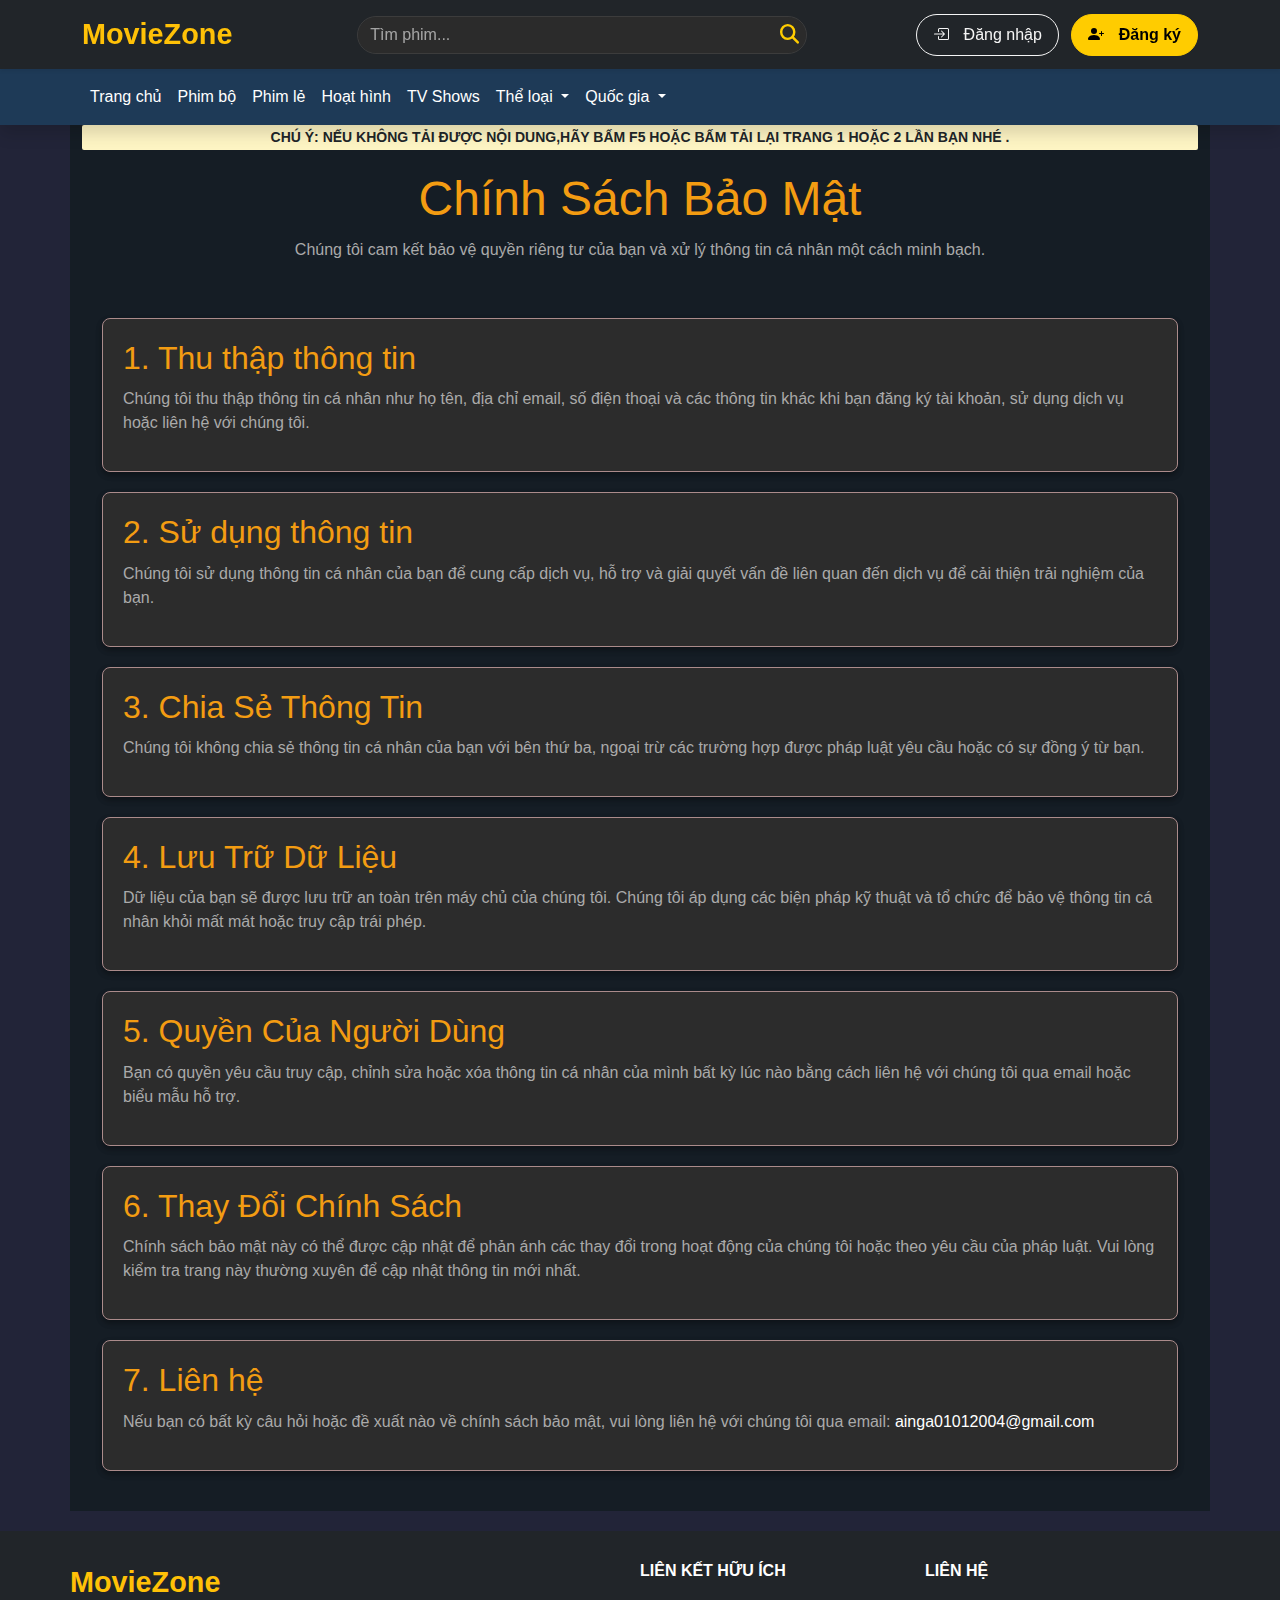
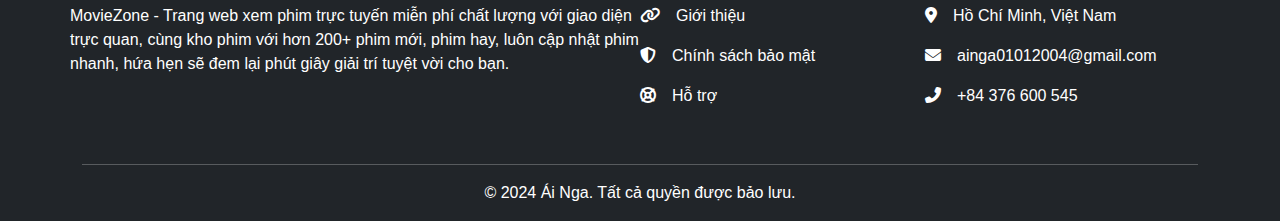
<file: policy.html>
<!DOCTYPE html>
<html lang="en">

<head>
    <meta charset="UTF-8">
    <meta name="viewport" content="width=device-width, initial-scale=1.0">
    <meta name="keywords" content="website xem phim, moviezone, movie zone">
    <meta name="description" content="website xem phim hd">
    <meta name="author" content="Ái Nga">
    <title>Xem Phim Online</title>
    <link rel="shortcut icon" href="./assets/icons/favicon.ico" type="image/x-icon">
    <!-- Bootstrap CSS -->
    <link rel="stylesheet" href="./assets/bootstrap/css/bootstrap.min.css">
    <!-- Font Awesome -->
    <link rel="stylesheet" href="https://cdnjs.cloudflare.com/ajax/libs/font-awesome/6.7.2/css/all.min.css">
    <!-- add JS -->
    <script src="./assets/js/common.js"></script>
    <script src="./data/movie.js"></script>

    <!-- Custom CSS -->
    <link rel="stylesheet" href="./assets/styles/css/style.css">
</head>

<body style="background: #222438;">
    <!-- Navbar -->
    <script>addNavbar();</script>
    <!-- Navbar end-->

    <!-- Header -->
    <header class="main-header mt-0">
        <!-- Navbar header -->
        <script>addNavbarHeader();</script>

        <!-- Note -->
        <script>addNote();</script>
    </header>
    <!-- Header end -->

    <!-- Main -->
    <main class="background container policy">
        <div class="content">
            <div class="content__header">
                <h1>Chính Sách Bảo Mật</h1>
                <p>Chúng tôi cam kết bảo vệ quyền riêng tư của bạn và xử lý thông tin cá nhân một cách minh bạch.</p>
            </div>
            <div class="content__body">
                <div class="content__body--item">
                    <h2>1. Thu thập thông tin</h2>
                    <p>Chúng tôi thu thập thông tin cá nhân như họ tên, địa chỉ email, số điện thoại và các thông tin
                        khác khi bạn đăng ký tài
                        khoản, sử dụng dịch vụ hoặc liên hệ với chúng tôi.</p>
                </div>
                <div class="content__body--item">
                    <h2>2. Sử dụng thông tin</h2>
                    <p>Chúng tôi sử dụng thông tin cá nhân của bạn để cung cấp dịch vụ, hỗ trợ và giải quyết vấn đề
                        liên quan đến dịch vụ để cải thiện trải nghiệm của bạn.</p>
                </div>
                <div class="content__body--item">
                    <h2>3. Chia Sẻ Thông Tin</h2>
                    <p>Chúng tôi không chia sẻ thông tin cá nhân của bạn với bên thứ ba, ngoại trừ các trường hợp được
                        pháp luật yêu cầu hoặc
                        có sự đồng ý từ bạn.</p>
                </div>
                <div class="content__body--item">
                    <h2>4. Lưu Trữ Dữ Liệu</h2>
                    <p>Dữ liệu của bạn sẽ được lưu trữ an toàn trên máy chủ của chúng tôi. Chúng tôi áp dụng các biện
                        pháp kỹ thuật và tổ chức
                        để bảo vệ thông tin cá nhân khỏi mất mát hoặc truy cập trái phép.</p>
                </div>
                <div class="content__body--item">
                    <h2>5. Quyền Của Người Dùng</h2>
                    <p>Bạn có quyền yêu cầu truy cập, chỉnh sửa hoặc xóa thông tin cá nhân của mình bất kỳ lúc nào bằng
                        cách liên hệ với chúng
                        tôi qua email hoặc biểu mẫu hỗ trợ.</p>
                </div>
                <div class="content__body--item">
                    <h2>6. Thay Đổi Chính Sách</h2>
                    <p>Chính sách bảo mật này có thể được cập nhật để phản ánh các thay đổi trong hoạt động của chúng
                        tôi hoặc theo yêu cầu của
                        pháp luật. Vui lòng kiểm tra trang này thường xuyên để cập nhật thông tin mới nhất.</p>
                </div>
                <div class="content__body--item">
                    <h2>7. Liên hệ</h2>
                    <p>Nếu bạn có bất kỳ câu hỏi hoặc đề xuất nào về chính sách bảo mật, vui lòng liên hệ với chúng
                        tôi qua email: <a href="mailto:ainga01012004@gmail.com">ainga01012004@gmail.com</a></p>
                </div>
            </div>
        </div>
    </main>
    <!-- Main end -->

    <!-- Footer -->
    <footer>
        <script>addFooter();</script>
    </footer>
    <!-- Footer end -->

    <!-- Bootstrap JS -->
    <script src="./assets/bootstrap/js/bootstrap.bundle.min.js" defer></script>
    <script src="./assets/js/index.js" defer></script>
</body>

</html>
</file>
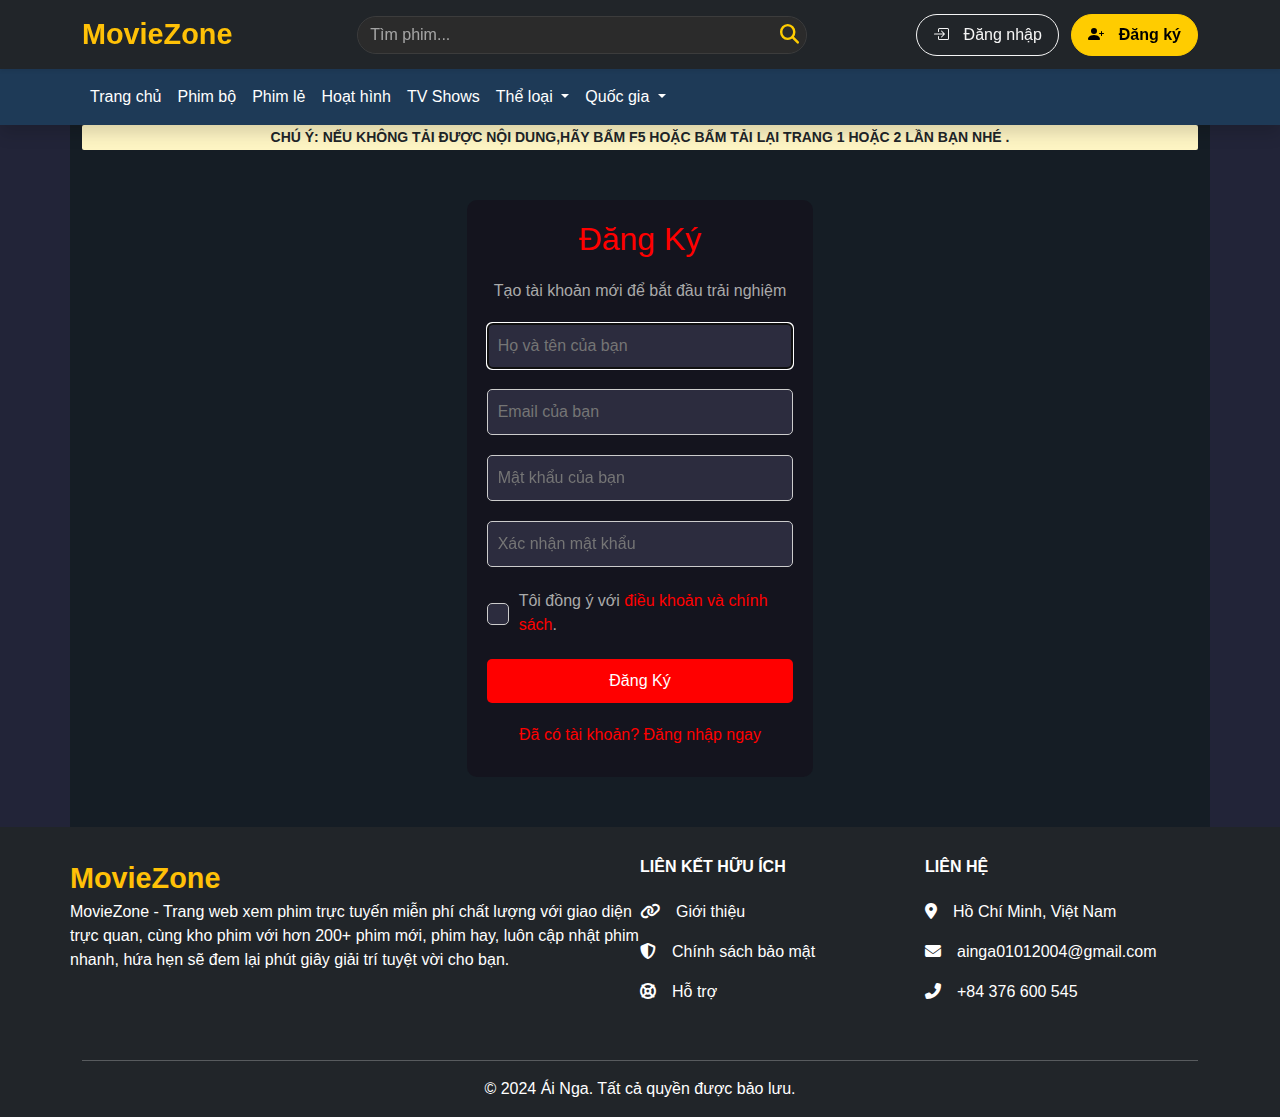
<file: sign-in.html>
<!DOCTYPE html>
<html lang="en">

<head>
    <meta charset="UTF-8">
    <meta name="viewport" content="width=device-width, initial-scale=1.0">
    <meta name="keywords" content="website xem phim, moviezone, movie zone">
    <meta name="description" content="website xem phim hd">
    <meta name="sign-inor" content="Ái Nga">
    <title>Xem Phim Online</title>
    <link rel="shortcut icon" href="./assets/icons/favicon.ico" type="image/x-icon">
    <!-- Bootstrap CSS -->
    <link rel="stylesheet" href="./assets/bootstrap/css/bootstrap.min.css">
    <!-- Font Awesome -->
    <link rel="stylesheet" href="https://cdnjs.cloudflare.com/ajax/libs/font-awesome/6.7.2/css/all.min.css">
    <!-- add JS -->
    <script src="./assets/js/common.js"></script>
    <script src="./data/movie.js"></script>

    <!-- Custom CSS -->
    <link rel="stylesheet" href="./assets/styles/css/style.css">
</head>

<body style="background: #222438;">
    <!-- Navbar -->
    <script>addNavbar();</script>
    <!-- Navbar end-->

    <!-- Header -->
    <header class="main-header mt-0">
        <!-- Navbar header -->
        <script>addNavbarHeader();</script>

        <!-- Note -->
        <script>addNote();</script>
    </header>
    <!-- Header end -->

    <!-- Main -->
    <main class="background container sign-in">
        <div class="content row">
            <div class="col-lg-4 m-md-auto sign-in-box">
                <div class="sign-in-header">
                    <h2>Đăng Ký</h2>
                    <p>Tạo tài khoản mới để bắt đầu trải nghiệm</p>
                </div>
                <div class="sign-in-form">
                    <form action="/sign-in" method="POST">
                        <input type="text" name="fullname" placeholder="Họ và tên của bạn" required autofocus>
                        <input type="email" name="email" placeholder="Email của bạn" required>
                        <input type="password" name="password" placeholder="Mật khẩu của bạn" required>
                        <input type="password" name="confirm_password" placeholder="Xác nhận mật khẩu" required>
                        <div class="form-check">
                            <input type="checkbox" class="form-check-input" id="terms" name="terms" required="">
                            <label class="form-check-label" for="terms">
                                Tôi đồng ý với <a href="policy.html">điều khoản và chính sách</a>.
                            </label>
                        </div>
                        <button type="submit">Đăng Ký</button>
                    </form>
                </div>
                <div class="sign-in-footer">
                    <a href="/sign-up.html">Đã có tài khoản? Đăng nhập ngay</a>
                </div>
            </div>
        </div>
    </main>
    <!-- Main end -->

    <!-- Footer -->
    <footer>
        <script>addFooter();</script>
    </footer>
    <!-- Footer end -->

    <!-- Bootstrap JS -->
    <script src="./assets/bootstrap/js/bootstrap.bundle.min.js" defer></script>
    <script src="./assets/js/index.js" defer></script>
</body>

</html>
</file>
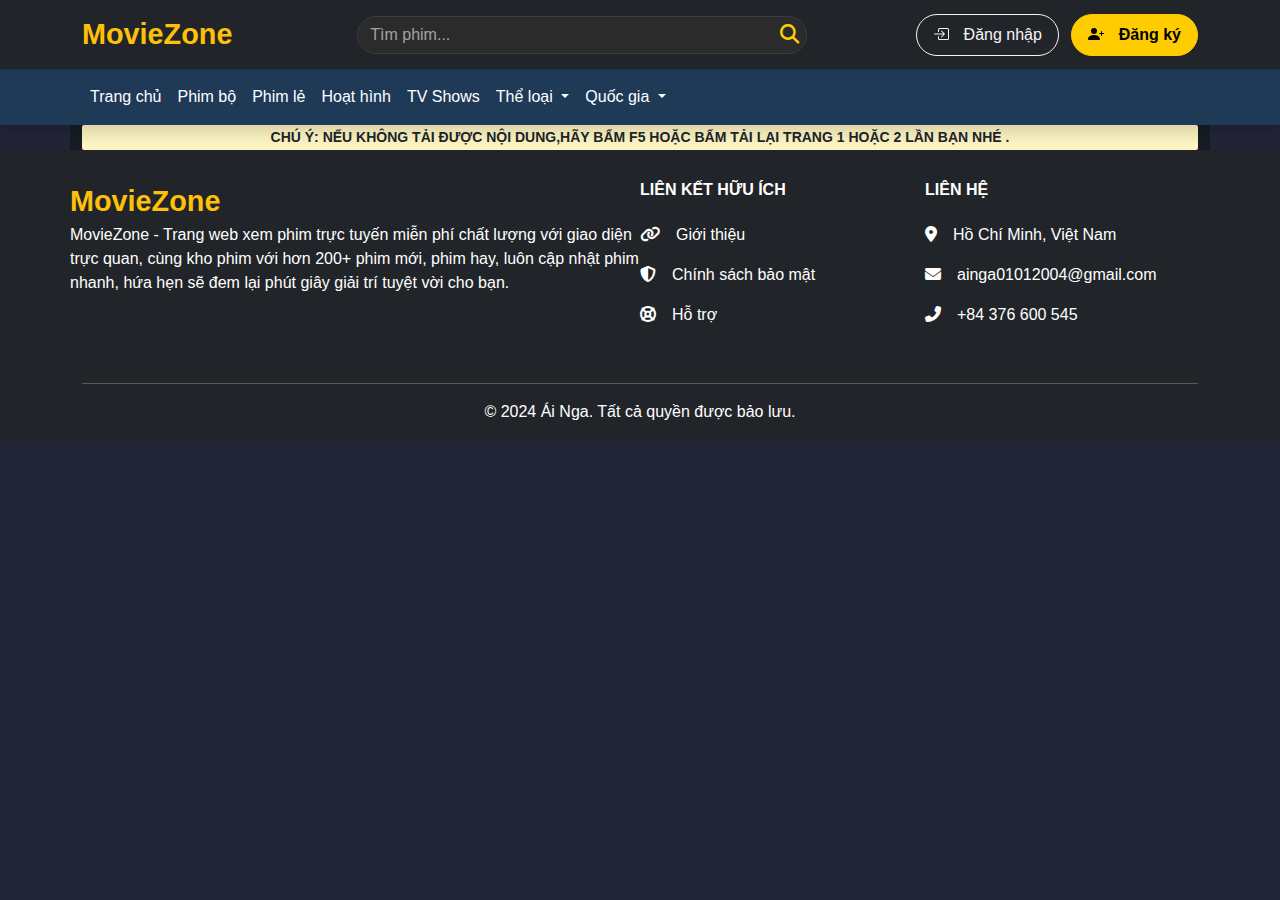
<file: sign-up.html>
<!DOCTYPE html>
<html lang="en">

<head>
    <meta charset="UTF-8">
    <meta name="viewport" content="width=device-width, initial-scale=1.0">
    <meta name="keywords" content="website xem phim, moviezone, movie zone">
    <meta name="description" content="website xem phim hd">
    <meta name="author" content="Ái Nga">
    <title>Xem Phim Online</title>
    <link rel="shortcut icon" href="./assets/icons/favicon.ico" type="image/x-icon">
    <!-- Bootstrap CSS -->
    <link rel="stylesheet" href="./assets/bootstrap/css/bootstrap.min.css">
    <!-- Font Awesome -->
    <link rel="stylesheet" href="https://cdnjs.cloudflare.com/ajax/libs/font-awesome/6.7.2/css/all.min.css">
    <!-- add JS -->
    <script src="./assets/js/common.js"></script>
    <script src="./data/movie.js"></script>

    <!-- Custom CSS -->
    <link rel="stylesheet" href="./assets/styles/css/style.css">
</head>

<body style="background: #222438;">
    <!-- Navbar -->
    <script>addNavbar();</script>
    <!-- Navbar end-->

    <!-- Header -->
    <header class="main-header mt-0">
        <!-- Navbar header -->
        <script>addNavbarHeader();</script>

        <!-- Note -->
        <script>addNote();</script>
    </header>
    <!-- Header end -->

    <!-- Main -->
    <main class="background container">

    </main>
    <!-- Main end -->

    <!-- Footer -->
    <footer>
        <script>addFooter();</script>
    </footer>
    <!-- Footer end -->

    <!-- Bootstrap JS -->
    <script src="./assets/bootstrap/js/bootstrap.bundle.min.js" defer></script>
    <script src="./assets/js/index.js" defer></script>
</body>

</html>
</file>
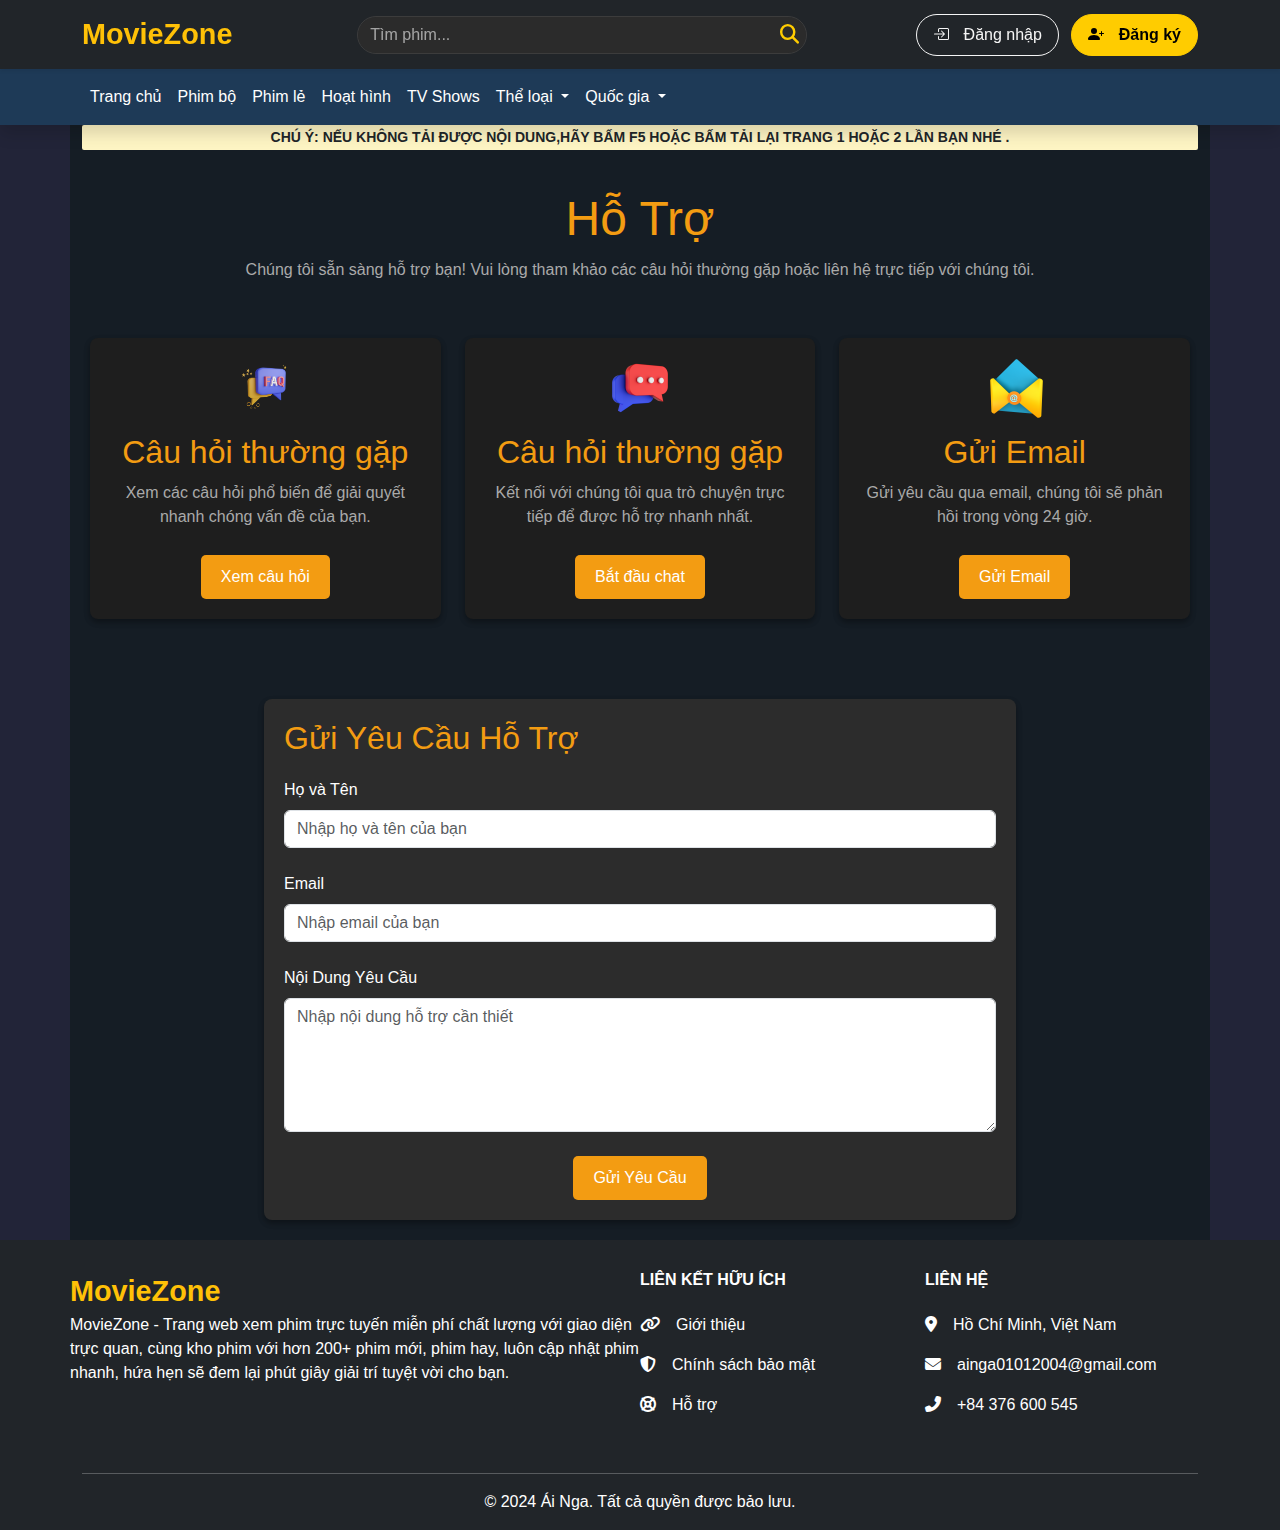
<file: support.html>
<!DOCTYPE html>
<html lang="en">

<head>
    <meta charset="UTF-8">
    <meta name="viewport" content="width=device-width, initial-scale=1.0">
    <meta name="keywords" content="website xem phim, moviezone, movie zone">
    <meta name="description" content="website xem phim hd">
    <meta name="author" content="Ái Nga">
    <title>Xem Phim Online</title>
    <link rel="shortcut icon" href="./assets/icons/favicon.ico" type="image/x-icon">
    <!-- Bootstrap CSS -->
    <link rel="stylesheet" href="./assets/bootstrap/css/bootstrap.min.css">
    <!-- Font Awesome -->
    <link rel="stylesheet" href="https://cdnjs.cloudflare.com/ajax/libs/font-awesome/6.7.2/css/all.min.css">
    <!-- add JS -->
    <script src="./assets/js/common.js"></script>
    <script src="./data/movie.js"></script>

    <!-- Custom CSS -->
    <link rel="stylesheet" href="./assets/styles/css/style.css">
</head>

<body style="background: #222438;">
    <!-- Navbar -->
    <script>addNavbar();</script>
    <!-- Navbar end-->

    <!-- Header -->
    <header class="main-header mt-0">
        <!-- Navbar header -->
        <script>addNavbarHeader();</script>

        <!-- Note -->
        <script>addNote();</script>
    </header>
    <!-- Header end -->

    <!-- Main -->
    <main class="background container support">
        <div class="content">
            <div class="row content__header">
                <h1>Hỗ Trợ</h1>
                <p>Chúng tôi sẵn sàng hỗ trợ bạn! Vui lòng tham khảo các câu hỏi thường gặp hoặc liên hệ trực tiếp với
                    chúng tôi.</p>
            </div>
            <div class="row content__body">
                <div class="col-md-4 col-12">
                    <div class="content__body--item">
                        <img src="./assets/images/support/faq-icon.png" height="60" width="60" alt="faq">
                        <h2>Câu hỏi thường gặp</h2>
                        <p>Xem các câu hỏi phổ biến để giải quyết nhanh chóng vấn đề của bạn.</p>
                        <a class="btn" href="./faq.html">Xem câu hỏi</a>
                    </div>
                </div>
                <div class="col-md-4 col-12">
                    <div class="content__body--item">
                        <img src="./assets/images/support/chat-icon.png" height="60" width="60" alt="chat">
                        <h2>Câu hỏi thường gặp</h2>
                        <h2></h2>
                        <p>Kết nối với chúng tôi qua trò chuyện trực tiếp để được hỗ trợ nhanh nhất.</p>
                        <a class="btn" href="https://www.facebook.com/profile.php?id=100055585185477">Bắt đầu chat</a>
                    </div>
                </div>
                <div class="col-md-4 col-12">
                    <div class="content__body--item">
                        <img src="./assets/images/support/email-icon.png" height="60" width="60" alt="email">
                        <h2>Gửi Email</h2>
                        <p>Gửi yêu cầu qua email, chúng tôi sẽ phản hồi trong vòng 24 giờ.</p>
                        <a class="btn" href="mailto:ainga01012004@gmail.com">Gửi Email</a>
                    </div>
                </div>
            </div>
            <div class="row content__footer">
                <div class="col-lg-8 mx-auto">
                    <div class="content__footer--item">
                        <h2>Gửi Yêu Cầu Hỗ Trợ</h2>
                        <form>
                            <div class="name mb-4">
                                <label for="name" class="form-label">Họ và Tên</label>
                                <input type="text" class="form-control" id="name" placeholder="Nhập họ và tên của bạn"
                                    required="">
                            </div>
                            <div class="email mb-4">
                                <label for="email" class="form-label">Email</label>
                                <input type="email" class="form-control" id="email" placeholder="Nhập email của bạn"
                                    required="">
                            </div>
                            <div class="message mb-4">
                                <label for="message" class="form-label">Nội Dung Yêu Cầu</label>
                                <textarea class="form-control" id="message" rows="5"
                                    placeholder="Nhập nội dung hỗ trợ cần thiết" required=""></textarea>
                            </div>
                            <div class="btn-box"><button type="submit" class="btn btn-custom">Gửi Yêu Cầu</button>
                            </div>
                        </form>
                    </div>
                </div>
            </div>
        </div>
    </main>
    <!-- Main end -->

    <!-- Footer -->
    <footer>
        <script>addFooter();</script>
    </footer>
    <!-- Footer end -->

    <!-- Bootstrap JS -->
    <script src="./assets/bootstrap/js/bootstrap.bundle.min.js" defer></script>
    <script src="./assets/js/index.js" defer></script>
</body>

</html>
</file>
<file: assets/styles/css/style.css>
@charset "UTF-8";
* {
  margin: 0;
  padding: 0;
  box-sizing: border-box;
}

body {
  font-family: Arial, sans-serif;
  min-width: 350px;
  color: #fff;
}

.background.container {
  background: #151d25;
}

.navbar {
  background-color: #121212;
}
.navbar .navbar-brand {
  font-size: 1.8rem;
  font-weight: bold;
  color: #ffcc00;
  transition: transform 0.3s ease;
}
.navbar .navbar-brand:hover {
  transform: scale(1.05);
}
.navbar .navbar-toggler {
  border-color: #ffcc00;
}
.navbar .navbar-toggler .navbar-toggler-icon {
  background-image: none;
  color: #ffcc00;
  display: flex;
  justify-content: center;
  align-items: center;
}
.navbar .navbar-toggler .navbar-toggler-icon::before {
  content: "\f0c9";
  font-family: "Font Awesome 5 Free";
  font-weight: 900;
}
.navbar .navbar-toggler:hover {
  color: rgb(255, 214.2, 51);
}
.navbar .search-form {
  position: relative;
  max-width: 450px;
  width: 100%;
}
.navbar .search-form .form-control {
  padding-right: 2.5rem;
  border-radius: 30px;
  border: 1px solid #3c3c3c;
  background-color: #2b2b2b;
  color: #f5f5f5;
}
.navbar .search-form .form-control::placeholder {
  color: rgba(245, 245, 245, 0.6);
}
.navbar .search-form .form-control:focus {
  background-color: rgb(55.75, 55.75, 55.75);
  border-color: #ffcc00;
}
.navbar .search-form .btn-search {
  position: absolute;
  top: 50%;
  right: 0.5rem;
  transform: translateY(-50%);
  background: none;
  border: none;
  color: #ffcc00;
  font-size: 1.2rem;
  cursor: pointer;
}
.navbar .search-form .btn-search:hover {
  color: rgb(255, 224.4, 102);
}
.navbar .auth-buttons .btn {
  border-radius: 30px;
  padding: 0.5rem 1rem;
}
.navbar .auth-buttons .btn.btn-outline-light {
  color: #f5f5f5;
  border-color: #f5f5f5;
}
.navbar .auth-buttons .btn.btn-outline-light:hover {
  background-color: #f5f5f5;
  color: #121212;
}
.navbar .auth-buttons .btn.btn-warning {
  background-color: #ffcc00;
  border-color: #ffcc00;
  font-weight: bold;
}
.navbar .auth-buttons .btn.btn-warning:hover {
  background-color: rgb(204, 163.2, 0);
}

@media (max-width: 990px) {
  .navbar {
    min-width: 350px;
  }
  .collapse {
    display: flex;
    flex-direction: column;
  }
  .collapse .auth-buttons {
    width: 80%;
    margin-bottom: 10px;
    text-align: center;
    order: 1;
    display: flex;
    flex-direction: column;
  }
  .collapse .auth-buttons .btn-outline-light {
    margin-bottom: 10px;
  }
  .collapse .auth-buttons .btn {
    width: 100%;
  }
  .collapse .search-form {
    max-width: 80%;
    order: 2;
  }
}
/*============= Common =============*/
.title {
  color: #ff4e50;
  padding: 10px 0;
  font-size: 1.7rem;
  font-weight: bold;
}

.movie-control {
  display: flex;
  justify-content: space-between;
  align-items: center;
  padding: 0;
  width: 100%;
}
.movie-control .btn-custom {
  color: #fff;
  padding: 5px 20px;
  border-radius: 999px;
  background-image: linear-gradient(to right, #fa709a 0%, #fee140 100%);
}

a {
  text-decoration: none;
  color: #fff;
}

a:hover {
  cursor: pointer;
}

/*============= Carousel =============*/
#movieCarousel .carousel-item img {
  width: 100%;
  height: 600px;
  object-fit: cover;
}
#movieCarousel .carousel-item .carousel-caption {
  position: absolute;
  bottom: 5%;
  left: 10%;
  color: #fff;
  text-align: left;
  text-shadow: 2px 2px 4px rgba(0, 0, 0, 0.7);
}
#movieCarousel .carousel-item .carousel-caption h2 {
  font-size: 3rem;
  font-weight: bold;
  margin-bottom: 1rem;
}
#movieCarousel .carousel-item .carousel-caption p {
  font-size: 1.2rem;
  margin-bottom: 1.5rem;
}
#movieCarousel .carousel-item .carousel-caption .btn {
  background-color: #f8f9fa;
  color: #212529;
  border: none;
  padding: 10px 20px;
  font-size: 1.2rem;
  font-weight: bold;
  text-transform: uppercase;
  transition: all 0.3s ease;
  border-radius: 999px;
}
#movieCarousel .carousel-item .carousel-caption .btn:hover {
  background-color: #ffffff;
  color: #000;
  box-shadow: 0px 4px 10px rgba(0, 0, 0, 0.2);
}
#movieCarousel .carousel-control-prev-icon,
#movieCarousel .carousel-control-next-icon {
  background-color: rgba(0, 0, 0, 0.4);
  border-radius: 50%;
  padding: 15px;
}
@media (max-width: 768px) {
  #movieCarousel .carousel-item img {
    height: 300px;
  }
}

/*============= Lọc phim =============*/
.filter .select {
  border-radius: 5px;
  width: 100%;
  padding: 5px;
  color: #fff;
  background-color: #29293e;
  transition: background-color 0.3s ease;
}
.filter .select:hover {
  cursor: pointer;
}
.filter button {
  padding: 2px;
  width: 100%;
  border-radius: 5px;
  background: #ffc107;
  color: #000;
  transition: background-color 0.3s ease;
}
.filter button:hover {
  background: #ff8c00;
}

#filter {
  opacity: 0;
  display: none;
  transition: opacity 0.3s ease;
}

#filter.active {
  display: flex;
  opacity: 1;
}

/*============= Phim hot =============*/
.movie-list {
  display: flex;
  gap: 10px;
  scroll-behavior: smooth;
  transition: transform 0.3s ease-in-out;
}

.box-list-hot {
  overflow: hidden;
}

.movie-hot {
  padding: 10px;
  color: #f8f9fa;
  position: relative;
}
.movie-hot .movie-item {
  width: 210px;
  max-width: 210px;
  border-radius: 10px;
  position: relative;
  background: #202a34;
  box-shadow: rgba(60, 64, 67, 0.3) 0px 1px 2px, rgba(60, 64, 67, 0.15) 0px 1px 3px;
}
.movie-hot .movie-item .movie-tag {
  font-size: 0.8rem;
  position: absolute;
  top: 5px;
  left: 5px;
  padding: 3px;
  border-radius: 5px 5px 5px 0;
  background-image: linear-gradient(120deg, #f093fb 0%, #f5576c 100%);
  z-index: 2;
}
.movie-hot .movie-item .movie-image {
  border-radius: 10px 10px 0 0;
  overflow: hidden;
}
.movie-hot .movie-item .movie-image img {
  width: 210px;
  height: 260px;
  object-fit: cover;
  border-radius: 10px 10px 0 0;
  transition: transform 0.3s ease;
}
.movie-hot .movie-item .movie-image img:hover {
  transform: scale(1.1);
}
.movie-hot .movie-item .movie-info {
  z-index: 2;
  font-size: 0.8rem;
  position: absolute;
  top: 230px;
  right: 5px;
  padding: 3px;
  border-radius: 5px 5px 5px 0;
  background-image: linear-gradient(to right, #fa709a 0%, #fee140 100%);
}
.movie-hot .movie-item .movie-name {
  font-size: 1rem;
  margin-bottom: 5px;
}
.movie-hot .movie-item .movie-name h4 {
  padding: 10px;
  color: #ff8c00;
}
.movie-hot .movie-item .movie-name p {
  padding: 0 10px;
  color: #f8f9fa;
}
.movie-hot .btn-control {
  position: absolute;
  top: 50%;
  transform: translateY(-50%);
  display: flex;
  justify-content: space-between;
  z-index: 0;
}
.movie-hot .btn-control .btn-custom {
  border-radius: 50%;
  padding: 1px;
  color: #fff;
  background-image: linear-gradient(to right, #fa709a 0%, #fee140 100%);
  z-index: 2;
}

/* Responsive */
@media (max-width: 768px) {
  .movie-hot .movie-item .movie-image img {
    width: 180px;
    height: 240px;
  }
  .movie-hot .movie-item .movie-name {
    font-size: 0.9rem;
  }
  .movie-hot .movie-item .movie-info {
    top: 210px;
  }
}
@media (max-width: 576px) {
  .movie-hot .movie-item .movie-image img {
    width: 160px;
    height: 220px;
  }
  .movie-hot .movie-item .movie-name {
    font-size: 0.8rem;
  }
}
/* left */
/*============= Phim hot =============*/
.list-hot {
  display: grid;
  grid-template-columns: repeat(4, 1fr);
  gap: 10px;
}

/*============= Phim bộ =============*/
.list-series {
  display: grid;
  grid-template-columns: repeat(4, 1fr);
  gap: 10px;
}

/*============= Phim lẻ =============*/
.list-single {
  display: grid;
  grid-template-columns: repeat(4, 1fr);
  gap: 10px;
}

/*============= Phim lẻ =============*/
.list-cartoon {
  display: grid;
  grid-template-columns: repeat(4, 1fr);
  gap: 10px;
}

/*============= TV Show =============*/
.list-tv-show {
  display: grid;
  grid-template-columns: repeat(4, 1fr);
  gap: 10px;
}

/*============= Commin main =============*/
.list-cartoon .movie-item,
.list-hot .movie-item,
.list-series .movie-item,
.list-single .movie-item,
.list-tv-show .movie-item {
  width: 100%;
  border-radius: 5px;
  position: relative;
  background: #202a34;
  box-shadow: rgba(60, 64, 67, 0.3) 0px 1px 2px, rgba(60, 64, 67, 0.15) 0px 1px 3px;
}
.list-cartoon .movie-item .movie-tag,
.list-hot .movie-item .movie-tag,
.list-series .movie-item .movie-tag,
.list-single .movie-item .movie-tag,
.list-tv-show .movie-item .movie-tag {
  z-index: 2;
  font-size: 0.8rem;
  position: absolute;
  top: 5px;
  left: 5px;
  padding: 3px;
  border-radius: 5px 5px 5px 0;
  background-image: linear-gradient(120deg, #f093fb 0%, #f5576c 100%);
}
.list-cartoon .movie-item .movie-image,
.list-hot .movie-item .movie-image,
.list-series .movie-item .movie-image,
.list-single .movie-item .movie-image,
.list-tv-show .movie-item .movie-image {
  border-radius: 10px 10px 0 0;
  overflow: hidden;
}
.list-cartoon .movie-item .movie-image img,
.list-hot .movie-item .movie-image img,
.list-series .movie-item .movie-image img,
.list-single .movie-item .movie-image img,
.list-tv-show .movie-item .movie-image img {
  width: 100%;
  height: 280px;
  object-fit: cover;
  border-radius: 10px 10px 0 0;
  transition: transform 0.3s ease;
}
.list-cartoon .movie-item .movie-image img:hover,
.list-hot .movie-item .movie-image img:hover,
.list-series .movie-item .movie-image img:hover,
.list-single .movie-item .movie-image img:hover,
.list-tv-show .movie-item .movie-image img:hover {
  transform: scale(1.1);
}
.list-cartoon .movie-item .movie-info,
.list-hot .movie-item .movie-info,
.list-series .movie-item .movie-info,
.list-single .movie-item .movie-info,
.list-tv-show .movie-item .movie-info {
  z-index: 2;
  font-size: 0.8rem;
  position: absolute;
  top: 250px;
  right: 5px;
  padding: 3px;
  border-radius: 5px 5px 5px 0;
  background-image: linear-gradient(to right, #fa709a 0%, #fee140 100%);
}
.list-cartoon .movie-item .movie-name,
.list-hot .movie-item .movie-name,
.list-series .movie-item .movie-name,
.list-single .movie-item .movie-name,
.list-tv-show .movie-item .movie-name {
  font-size: 1rem;
  margin-bottom: 5px;
}
.list-cartoon .movie-item .movie-name h4,
.list-hot .movie-item .movie-name h4,
.list-series .movie-item .movie-name h4,
.list-single .movie-item .movie-name h4,
.list-tv-show .movie-item .movie-name h4 {
  padding: 10px;
  color: #ff8c00;
}
.list-cartoon .movie-item .movie-name p,
.list-hot .movie-item .movie-name p,
.list-series .movie-item .movie-name p,
.list-single .movie-item .movie-name p,
.list-tv-show .movie-item .movie-name p {
  padding: 0 10px;
  color: #f8f9fa;
}

@media (max-width: 768px) {
  .list-cartoon,
  .list-series,
  .list-single,
  .list-tv-show {
    display: grid;
    grid-template-columns: repeat(3, 1fr);
    gap: 10px;
  }
}
@media (max-width: 576px) {
  .list-cartoon,
  .list-series,
  .list-single,
  .list-tv-show {
    display: grid;
    grid-template-columns: repeat(2, 1fr);
    gap: 10px;
  }
}
/* right */
.top-view {
  padding: 10px 0 10px 10px;
}
.top-view .row.control {
  display: flex;
  justify-content: space-between;
}
.top-view .row.control .col {
  padding: 0;
}
.top-view .row.control .left {
  display: flex;
  justify-content: flex-start;
  text-wrap: nowrap;
}
.top-view .row.control .right {
  display: flex;
  justify-content: flex-end;
}
.top-view .row.control button {
  border-radius: 5px;
  padding: 2px;
}
.top-view .list-item {
  margin-top: 10px;
}
.top-view .list-item .item-view {
  position: relative;
  padding: 15px;
  border-radius: 10px;
  border: 1px solid #212529;
  margin-bottom: 10px;
  overflow: hidden;
}
.top-view .list-item .item-view .left {
  border-radius: 5px;
  overflow: hidden;
  z-index: 1;
}
.top-view .list-item .item-view .left img {
  border-radius: 5px;
  object-fit: cover;
  height: 120px;
  width: 80px;
  transition: transform 0.3s ease;
}
.top-view .list-item .item-view .left img:hover {
  transform: scale(1.1);
}
.top-view .list-item .item-view .right {
  display: flex;
  align-items: center;
  z-index: 1;
}
.top-view .list-item .item-view .right .name-vi {
  color: #60a5fa;
  font-weight: bold;
  font-size: 1.1rem;
  transition: color 0.3s ease;
}
.top-view .list-item .item-view .right .year {
  color: #ccc;
}
.top-view .list-item .item-view:hover .name-vi {
  color: #ffc107;
}
.top-view .list-item .item-view::before {
  content: "";
  position: absolute;
  top: 0;
  left: 0;
  width: 0%;
  height: 100%;
  background: rgba(0, 0, 0, 0.2509803922);
  transition: opacity 0.3s ease, width 0.3s ease;
  opacity: 0;
  z-index: 0;
}
.top-view .list-item .item-view:hover::before {
  opacity: 1;
  width: 100%;
}

/*============= Breadcrumb =============*/
.breadcrumb-box {
  padding: 0;
  color: #f8f9fa;
}
.breadcrumb-box .breadcrumb-nav {
  padding: 0;
  display: flex;
  justify-content: start;
  align-items: center;
}
.breadcrumb-box .breadcrumb-nav .item {
  padding: 0 10px 0 0;
  list-style: none;
}

/*============= Movie detail =============*/
.movie-detail .img-detail {
  max-height: 450px;
  position: relative;
}
.movie-detail .img-detail img {
  width: 100%;
  height: 100%;
  object-fit: cover;
  border-radius: 10px;
}
.movie-detail .img-detail .btn-play {
  position: absolute;
  left: 50%;
  bottom: 10px;
  transform: translateX(-50%);
  width: 100%;
  display: flex;
  justify-content: center;
  align-items: center;
  gap: 10px;
}
.movie-detail .img-detail .btn-play .btn-custom {
  color: #fff;
  padding: 5px 10px;
  border-radius: 999px;
  background-image: linear-gradient(to right, #fa709a 0%, #fee140 100%);
}

@media (max-width: 991.98px) {
  .movie-detail .img-detail {
    max-height: 800px;
  }
  .movie-detail .img-detail img {
    width: 100%;
    height: 100%;
    object-fit: cover;
    border-radius: 10px;
  }
}
@media (max-width: 767.98px) {
  .movie-detail .img-detail {
    max-height: 500px;
  }
  .movie-detail .img-detail img {
    width: 100%;
    height: 100%;
    object-fit: cover;
    border-radius: 10px;
  }
}
/*============= Movie play =============*/
.movie-play .video-container {
  border-radius: 10px;
}
.movie-play .video-container iframe {
  border-radius: 10px;
}

.note {
  background: #fef5c4;
  border-radius: 2px;
  display: flex;
  justify-content: center;
  align-items: center;
}
.note .note--desc {
  text-align: center;
  font-size: 14px;
  font-weight: bold;
  margin: 0;
  padding: 2px;
  color: #212529;
}

@media (max-width: 768px) {
  .note--desc {
    font-size: 12px !important;
  }
}
@media (max-width: 576px) {
  .note--desc {
    font-size: 10px !important;
  }
}
.carousel-inner .btn-custom {
  border-radius: 50%;
  padding: 1px;
  color: #fff;
  background-image: linear-gradient(to right, #fa709a 0%, #fee140 100%);
}

/* Filter Box */
.filter-box {
  display: flex;
  align-items: center;
  gap: 15px;
  padding: 10px 0;
  max-width: 150px;
}
.filter-box .filter-label-container {
  flex-grow: 1;
}
.filter-box .filter-label {
  font-size: 16px;
  font-weight: 500;
  color: #ffc107;
  cursor: pointer;
}
.filter-box .checkbox-container {
  display: flex;
  justify-content: flex-end;
}

/* Checkbox */
.checkbox-filter {
  position: relative;
  width: 60px;
  height: 26px;
}
.checkbox-filter label {
  position: absolute;
  top: 0;
  left: 0;
  width: 60px;
  height: 26px;
  border-radius: 50px;
  background: linear-gradient(to bottom, #b3b3b3, #e6e6e6);
  cursor: pointer;
  transition: all 0.3s ease;
}
.checkbox-filter label:after {
  content: "";
  position: absolute;
  top: 2px;
  left: 2px;
  width: 22px;
  height: 22px;
  border-radius: 50%;
  background-color: #fff;
  box-shadow: 0 1px 3px rgba(0, 0, 0, 0.3);
  transition: all 0.3s ease;
}
.checkbox-filter label:hover {
  background: linear-gradient(to bottom, #b3b3b3, #b0a9a9);
}
.checkbox-filter label:hover:after {
  box-shadow: 0 1px 3px rgba(0, 0, 0, 0.3);
}
.checkbox-filter input[type=checkbox].yep {
  position: absolute;
  top: 0;
  left: 0;
  width: 60px;
  height: 22px;
  opacity: 0;
}
.checkbox-filter input[type=checkbox]:checked + label {
  background: linear-gradient(to bottom, #4cd964, #5de24e);
}
.checkbox-filter input[type=checkbox]:checked + label:after {
  transform: translateX(35px);
}

.filter .top {
  display: flex;
  justify-content: end;
  padding: 10px 12px 0 12px;
}

footer {
  background: #212529;
}
footer .row.top {
  padding: 30px 0 0 0;
}
footer .row.top .content {
  padding: 0 20px 0 0;
}
footer .row.top .content a {
  font-size: 1.8rem;
}
footer .row.bottom p {
  text-align: center;
}

.main-about {
  background-color: #1c1c1c;
  color: #ccc;
}
.main-about .row {
  padding: 20px 10px;
}
.main-about p {
  font-size: 1.1rem;
  color: #aaa;
}
.main-about h2 {
  color: #f39c12;
  display: inline-block;
  font-size: 2rem;
  margin-bottom: 20px;
}
.main-about .top {
  background-color: #333;
  text-align: center;
  padding: 20px;
  border-radius: 8px;
}
.main-about .top h1 {
  font-size: 3rem;
  color: #f39c12;
}
.main-about .content .content__top {
  margin-bottom: 20px;
  padding: 20px 0;
  background-color: #333;
  border-radius: 8px;
}
.main-about .content .content__top .content__top--left div.desc-box {
  padding: 10px 20px;
}
.main-about .content .content__top .content__top--right {
  display: flex;
  justify-content: center;
  align-items: center;
}
.main-about .content .content__top .content__top--right img {
  width: 100%;
  max-width: 300px;
  height: auto;
  border-radius: 8px;
  transition: transform 0.3s ease, box-shadow 0.3s ease;
}
.main-about .content .content__top .content__top--right img:hover {
  transform: scale(1.05);
}
.main-about .body {
  padding: 20px 0;
}
.main-about .body .body--bottom .content-item {
  margin-top: 10px;
  background-color: #2c2c2c;
  padding: 20px;
  border-radius: 8px;
  text-align: center;
  box-shadow: 0 4px 10px rgba(0, 0, 0, 0.1);
  transition: transform 0.3s ease, box-shadow 0.3s ease;
}
.main-about .body .body--bottom .content-item i {
  font-size: 3.5rem;
  color: #f39c12;
  margin-bottom: 15px;
}
.main-about .body .body--bottom .content-item i:hover {
  transform: scale(1.05);
}
.main-about .body .body--bottom .content-item h3 {
  font-size: 1.7rem;
  margin-bottom: 10px;
  color: #fff;
}
.main-about .body .body--bottom .content-item:hover {
  transform: scale(1.05);
  box-shadow: 0 8px 16px rgba(0, 0, 0, 0.1);
}
.main-about .cta {
  background-color: #333;
  text-align: center;
  padding: 20px 0;
  border-radius: 8px;
}
.main-about .cta .btn-primary {
  background-color: #f39c12;
  border: none;
  padding: 10px 20px;
  font-size: 1.2rem;
  color: #fff;
  border-radius: 5px;
  transition: background-color 0.3s ease, transform 0.3s ease;
}
.main-about .cta .btn-primary:hover {
  background-color: #e67e22;
  transform: scale(1.05);
}

@media (max-width: 768px) {
  .content__top--right img {
    max-width: 100%;
  }
}
.policy h1 {
  color: #f39c12;
  margin-bottom: 10px;
  font-size: 3rem;
}
.policy h2 {
  color: #f39c12;
  margin-bottom: 10px;
}
.policy p {
  color: #aaa;
}
.policy .content__header {
  padding: 20px;
  text-align: center;
}
.policy .content__body {
  padding: 20px;
  border-radius: 8px;
  margin-bottom: 20px;
}
.policy .content__body .content__body--item {
  margin-bottom: 20px;
  padding: 20px;
  background-color: #2c2c2c;
  border-radius: 8px;
  border: 1px solid #ab8b8b;
  box-shadow: rgba(0, 0, 0, 0.16) 0px 3px 6px, rgba(0, 0, 0, 0.23) 0px 3px 6px;
  transition: transform 0.3s ease, box-shadow 0.3s ease;
}
.policy .content__body .content__body--item:hover {
  transform: scale(1.01);
}

@media (max-width: 768px) {
  .content__header,
  .content__body {
    padding: 10px;
  }
  .content__body--item {
    padding: 15px;
  }
}
.support {
  padding: 20px 0;
}
.support h1 {
  color: #f39c12;
  margin-bottom: 10px;
  font-size: 3rem;
}
.support h2 {
  color: #f39c12;
  margin-bottom: 10px;
}
.support p {
  color: #aaa;
}
.support .content__header {
  padding: 20px;
  text-align: center;
}
.support .content__body {
  padding: 20px;
  margin-bottom: 40px;
}
.support .content__body .content__body--item {
  padding: 20px;
  text-align: center;
  background: #1e1e1e;
  border-radius: 8px;
  margin-bottom: 20px;
  box-shadow: rgba(0, 0, 0, 0.16) 0px 3px 6px, rgba(0, 0, 0, 0.23) 0px 3px 6px;
  transition: transform 0.3s ease, box-shadow 0.3s ease;
}
.support .content__body .content__body--item img {
  margin-bottom: 15px;
  transition: transform 0.3s ease;
}
.support .content__body .content__body--item img:hover {
  transform: scale(1.05);
}
.support .content__body .content__body--item a.btn {
  margin-top: 10px;
  background-color: #f39c12;
  border: none;
  color: #fff;
  padding: 10px 20px;
  border-radius: 5px;
  transition: background-color 0.3s ease, transform 0.3s ease;
}
.support .content__body .content__body--item a.btn:hover {
  background-color: #e67e22;
  transform: scale(1.05);
}
.support .content__body .content__body--item:hover {
  transform: translateY(-10px);
}
.support .content__footer .content__footer--item {
  padding: 20px;
  background: #2c2c2c;
  border-radius: 8px;
  box-shadow: rgba(0, 0, 0, 0.16) 0px 3px 6px, rgba(0, 0, 0, 0.23) 0px 3px 6px;
}
.support .content__footer .content__footer--item h2 {
  margin-bottom: 20px;
}
.support .content__footer .content__footer--item .form-group {
  margin-bottom: 20px;
}
.support .content__footer .content__footer--item .form-group label {
  color: #f39c12;
}
.support .content__footer .content__footer--item .form-group .form-control {
  background: #1e1e1e;
  color: #ccc;
  border: 1px solid #444;
}
.support .content__footer .content__footer--item .form-group .form-control:focus {
  background: #1e1e1e;
  color: #ccc;
  border-color: #f39c12;
  box-shadow: none;
}
.support .content__footer .content__footer--item .btn-box {
  margin-top: 20px;
  display: flex;
  justify-content: center;
  align-items: center;
}
.support .content__footer .content__footer--item .btn-box button.btn-custom {
  background-color: #f39c12;
  border: none;
  color: #fff;
  padding: 10px 20px;
  border-radius: 5px;
  transition: background-color 0.3s ease, transform 0.3s ease;
}
.support .content__footer .content__footer--item .btn-box button.btn-custom:hover {
  background-color: #e67e22;
  transform: scale(1.05);
}

@media (max-width: 768px) {
  .content__header,
  .content__body,
  .content__footer {
    padding: 10px;
  }
  .content__body--item {
    padding: 15px;
  }
}
.sign-up .content {
  padding: 50px;
}
.sign-up .content .sign-up-box {
  background: rgba(20, 20, 30, 0.9490196078);
  border-radius: 10px;
  padding: 20px;
}
.sign-up .content .sign-up-box .sign-up-header {
  text-align: center;
}
.sign-up .content .sign-up-box .sign-up-header h2 {
  color: #ff0000;
  font-size: 2rem;
  margin-bottom: 20px;
}
.sign-up .content .sign-up-box .sign-up-header p {
  color: #aaa;
}
.sign-up .content .sign-up-box .sign-up-form form {
  display: flex;
  flex-direction: column;
  margin-top: 20px;
  gap: 20px;
}
.sign-up .content .sign-up-box .sign-up-form form input {
  padding: 10px;
  border-radius: 5px;
  border: 1px solid #ccc;
  background-color: #2c2c3e;
  color: #fff;
}
.sign-up .content .sign-up-box .sign-up-form form button {
  padding: 10px;
  border-radius: 5px;
  background: #ff0000;
  color: #fff;
  border: none;
  cursor: pointer;
}
.sign-up .content .sign-up-box .sign-up-form form button:hover {
  background: rgba(255, 0, 0, 0.5019607843);
}
.sign-up .content .sign-up-box .sign-up-form form .form-check {
  display: flex;
  gap: 10px;
}
.sign-up .content .sign-up-box .sign-up-form form .form-check label {
  margin-top: 2px;
  color: #aaa;
}
.sign-up .content .sign-up-box .sign-up-footer {
  display: flex;
  flex-direction: column;
  text-align: center;
  margin-top: 10px;
}
.sign-up .content .sign-up-box .sign-up-footer a {
  padding: 10px;
  color: #f00;
}

.sign-in .content {
  padding: 50px;
}
.sign-in .content .sign-in-box {
  background: rgba(20, 20, 30, 0.9490196078);
  border-radius: 10px;
  padding: 20px;
}
.sign-in .content .sign-in-box .sign-in-header {
  text-align: center;
}
.sign-in .content .sign-in-box .sign-in-header h2 {
  color: #ff0000;
  font-size: 2rem;
  margin-bottom: 20px;
}
.sign-in .content .sign-in-box .sign-in-header p {
  color: #aaa;
}
.sign-in .content .sign-in-box .sign-in-form form {
  display: flex;
  flex-direction: column;
  margin-top: 20px;
  gap: 20px;
}
.sign-in .content .sign-in-box .sign-in-form form input {
  padding: 10px;
  border-radius: 5px;
  border: 1px solid #ccc;
  background-color: #2c2c3e;
  color: #fff;
}
.sign-in .content .sign-in-box .sign-in-form form button {
  padding: 10px;
  border-radius: 5px;
  background: #ff0000;
  color: #fff;
  border: none;
  cursor: pointer;
}
.sign-in .content .sign-in-box .sign-in-form form button:hover {
  background: rgba(255, 0, 0, 0.5019607843);
}
.sign-in .content .sign-in-box .sign-in-form form .form-check {
  display: flex;
  justify-content: start;
  align-items: center;
  gap: 10px;
}
.sign-in .content .sign-in-box .sign-in-form form .form-check label {
  color: #aaa;
  margin-top: 2px;
}
.sign-in .content .sign-in-box .sign-in-form form .form-check label a {
  color: #f00;
}
.sign-in .content .sign-in-box .sign-in-footer {
  display: flex;
  flex-direction: column;
  text-align: center;
  margin-top: 10px;
}
.sign-in .content .sign-in-box .sign-in-footer a {
  padding: 10px;
  color: #f00;
}

.forgot-password .content {
  padding: 50px;
}
.forgot-password .content .forgot-password-box {
  background: rgba(20, 20, 30, 0.9490196078);
  border-radius: 10px;
  padding: 20px;
}
.forgot-password .content .forgot-password-box .forgot-password-header {
  text-align: center;
}
.forgot-password .content .forgot-password-box .forgot-password-header h2 {
  color: #ff0000;
  font-size: 2rem;
  margin-bottom: 20px;
}
.forgot-password .content .forgot-password-box .forgot-password-header p {
  color: #aaa;
}
.forgot-password .content .forgot-password-box .forgot-password-form form {
  display: flex;
  flex-direction: column;
  margin-top: 20px;
  gap: 20px;
}
.forgot-password .content .forgot-password-box .forgot-password-form form input {
  padding: 10px;
  border-radius: 5px;
  border: 1px solid #ccc;
  background-color: #2c2c3e;
  color: #fff;
}
.forgot-password .content .forgot-password-box .forgot-password-form form button {
  padding: 10px;
  border-radius: 5px;
  background: #ff0000;
  color: #fff;
  border: none;
  cursor: pointer;
}
.forgot-password .content .forgot-password-box .forgot-password-form form button:hover {
  background: rgba(255, 0, 0, 0.5019607843);
}
.forgot-password .content .forgot-password-box .forgot-password-form form .form-check {
  display: flex;
  justify-content: start;
  align-items: center;
  gap: 10px;
}
.forgot-password .content .forgot-password-box .forgot-password-form form .form-check label {
  color: #aaa;
  margin-top: 2px;
}
.forgot-password .content .forgot-password-box .forgot-password-form form .form-check label a {
  color: #f00;
}
.forgot-password .content .forgot-password-box .forgot-password-footer {
  display: flex;
  flex-direction: column;
  text-align: center;
  margin-top: 10px;
}
.forgot-password .content .forgot-password-box .forgot-password-footer a {
  padding: 10px;
  color: #f00;
}

/*# sourceMappingURL=style.css.map */
</file>
